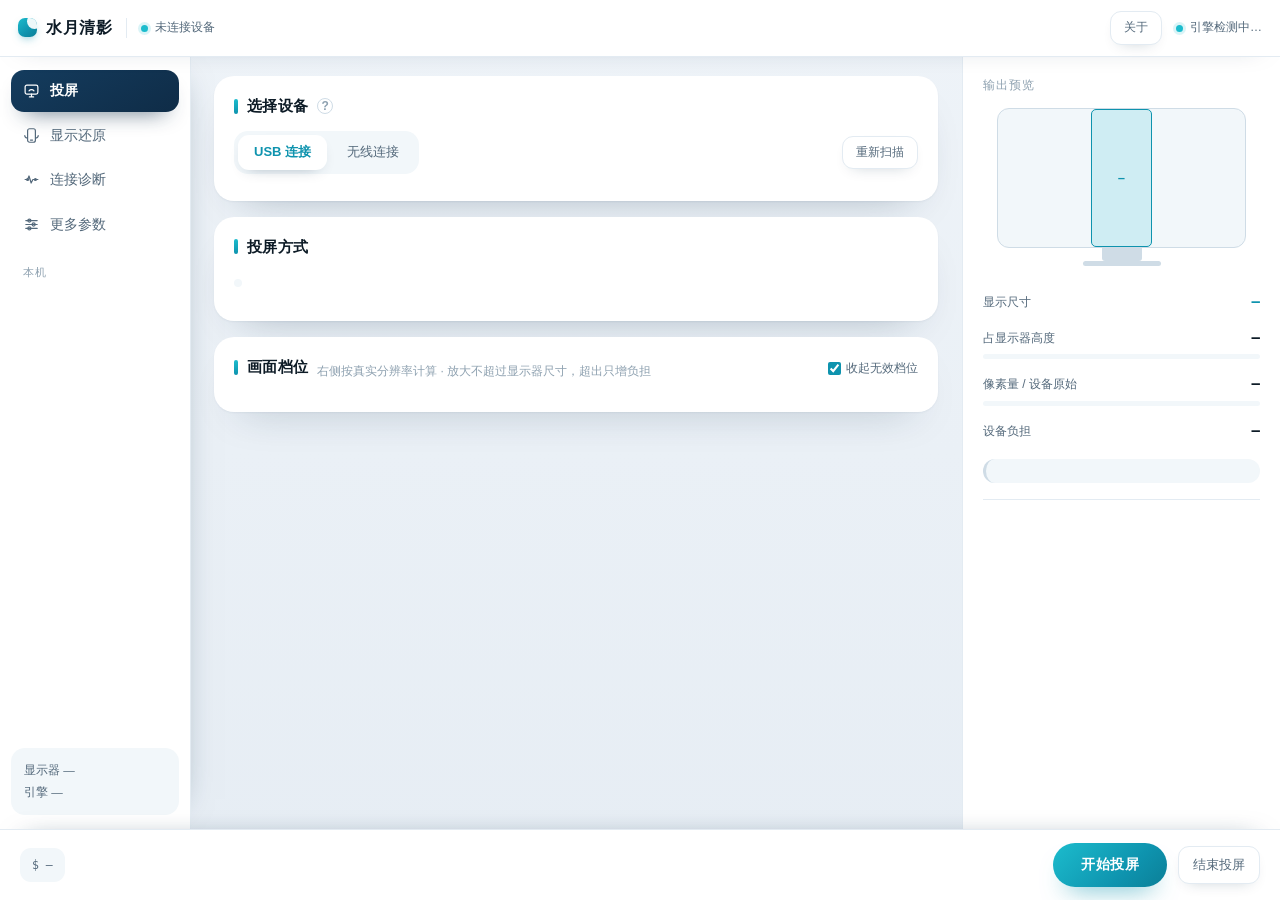
<file: index.html>
<!DOCTYPE html>
<html lang="zh-CN">
<head>
<meta charset="utf-8">
<title>水月清影 ScreenZoom</title>
<style>
:root{
  /* 冷调浅底：蓝灰背景 + 纯白卡片，靠阴影分层，不靠描边 */
  --bg:#e9eff5; --surface:#fff; --sunken:#f2f7fa; --line:#e3ebf2; --line-strong:#cfdce6;
  --text:#0d1b26; --text-2:#54697b; --text-3:#8ea1b0;
  --accent:#0e93ae; --accent-2:#1cbccd; --accent-soft:#e3f5f9; --accent-line:#bfe7ef;
  --navy:#0f2c47; --navy-2:#143c5e;
  --warn:#b0741c; --warn-soft:#fcf3e4; --bad:#bd3a3d; --bad-soft:#fceced;
  --mono:'SF Mono','Cascadia Code',Consolas,monospace;
  --r-card:20px; --r-box:14px; --r-el:11px;
  --sh-card:0 20px 44px -28px rgba(13,45,70,.38), 0 1px 2px rgba(13,45,70,.05);
  --sh-el:0 6px 16px -10px rgba(13,45,70,.30);
  --ring:0 0 0 3px rgba(28,188,205,.20);
}
*{box-sizing:border-box;margin:0;padding:0}
body{font:13.5px/1.6 -apple-system,BlinkMacSystemFont,"Segoe UI","PingFang SC","Hiragino Sans GB","Microsoft YaHei UI","Microsoft YaHei",sans-serif;color:var(--text);background:linear-gradient(180deg,#eef3f8,#e6edf4);overflow:hidden;-webkit-font-smoothing:antialiased}
button,select,input{font:inherit;color:inherit}

.app{display:flex;flex-direction:column;height:100vh}
.top{height:56px;background:var(--surface);box-shadow:0 1px 0 var(--line),0 10px 26px -24px rgba(13,45,70,.5);display:flex;align-items:center;padding:0 18px;gap:14px;flex-shrink:0;position:relative;z-index:3}
.top .app-name{font-weight:700;font-size:16px;letter-spacing:.6px}
.top .app-name .mark{display:inline-block;width:19px;height:19px;border-radius:7px;background:linear-gradient(140deg,var(--accent-2),var(--accent) 60%,#0b7f97);vertical-align:-4px;margin-right:9px;position:relative;box-shadow:0 4px 10px -4px rgba(14,147,174,.7);overflow:hidden}
.top .app-name .mark::after{content:'';position:absolute;width:15px;height:15px;border-radius:50%;background:var(--surface);right:-5px;top:-4px;opacity:.92}
.top .div{width:1px;height:20px;background:var(--line)}
.top .sp{flex:1}
.link{display:flex;align-items:center;gap:7px;font-size:12px;color:var(--text-2)}
.link i{width:7px;height:7px;border-radius:50%;background:var(--accent-2);box-shadow:0 0 0 3px rgba(28,188,205,.16)}
.link.off i{background:var(--line-strong);box-shadow:none}
.iconbtn{background:var(--surface);border:1px solid var(--line);border-radius:var(--r-el);padding:6px 13px;font-size:12px;color:var(--text-2);cursor:pointer;transition:.16s;box-shadow:var(--sh-el)}
.iconbtn:hover{border-color:var(--accent-line);color:var(--accent);background:var(--accent-soft)}

.body{flex:1;display:flex;min-height:0}
.nav{width:190px;background:var(--surface);box-shadow:1px 0 0 var(--line),14px 0 34px -30px rgba(13,45,70,.55);padding:14px 11px;flex-shrink:0;display:flex;flex-direction:column}
.nav a{display:flex;align-items:center;gap:10px;padding:10px 12px;border-radius:13px;color:var(--text-2);font-size:13.5px;cursor:pointer;margin-bottom:3px;transition:.16s}
.nav a svg{width:17px;height:17px;flex-shrink:0;stroke:currentColor;fill:none;stroke-width:1.7;stroke-linecap:round;stroke-linejoin:round}
.nav a:hover{background:var(--sunken);color:var(--text)}
.nav a.on{background:linear-gradient(150deg,var(--navy-2),var(--navy));color:#fff;font-weight:600;box-shadow:0 12px 22px -14px rgba(15,44,71,.85)}
.nav .grp{font-size:11px;color:var(--text-3);padding:16px 12px 6px;letter-spacing:1.2px}
.nav .meta{margin-top:auto;padding:12px 13px;border-radius:var(--r-box);background:var(--sunken);font-size:11.5px;color:var(--text-2);line-height:1.9}
.nav .meta b{color:var(--text);font-variant-numeric:tabular-nums}

.main{flex:1;padding:20px 24px;overflow:auto;min-width:0}
.sec{background:var(--surface);border:0;border-radius:var(--r-card);padding:18px 20px;margin-bottom:16px;box-shadow:var(--sh-card)}
.h{display:flex;align-items:baseline;gap:9px;margin-bottom:13px}
.h b{font-size:15px;font-weight:700;letter-spacing:.3px;display:inline-flex;align-items:center;gap:9px}
.h b::before{content:'';width:4px;height:15px;border-radius:3px;background:linear-gradient(180deg,var(--accent-2),var(--accent));flex-shrink:0}
.h span{font-size:12px;color:var(--text-3)}

.rows{border:1px solid var(--line);border-radius:var(--r-box);background:var(--surface);overflow:hidden}
.rows:empty{display:none}
.vsep{height:1px;background:var(--line);margin:15px 0 12px}
.subh{font-size:12.5px;color:var(--text-3);margin-bottom:9px}
.row{display:flex;align-items:center;gap:12px;padding:13px 15px;cursor:pointer;border-bottom:1px solid var(--line);transition:background .14s}
.row:last-child{border-bottom:0}
.row:hover{background:var(--sunken)}
.row.on{background:var(--accent-soft)}
.row .ic{width:34px;height:34px;border-radius:12px;border:0;background:var(--sunken);display:flex;align-items:center;justify-content:center;font-size:16px;flex-shrink:0;color:var(--accent);transition:.16s}
.row .ic svg{width:18px;height:18px;stroke:currentColor;fill:none;stroke-width:1.7;stroke-linecap:round;stroke-linejoin:round}
.row.on .ic{background:#fff;box-shadow:var(--sh-el)}
.row .ic.ai{overflow:hidden;font-size:14px;font-weight:700}
.row .ic.ai img{width:34px;height:34px;display:block;object-fit:contain}
.row .nm{font-size:13.5px;font-weight:600}
.row .mt{font-size:11.5px;color:var(--text-3);margin-top:2px;font-variant-numeric:tabular-nums}
.row .addr{font-size:11px;color:var(--text-3);opacity:.8;margin-top:1px;font-variant-numeric:tabular-nums;letter-spacing:.3px}
.row .sp{flex:1}
/* 窗口变窄时按钮不许压成竖排：整行放不下就换到下一行 */
.row button{flex-shrink:0;white-space:nowrap}
.row.wrap{flex-wrap:wrap;row-gap:8px}
.tag{font-size:11px;padding:3px 10px;border-radius:999px;background:var(--sunken);color:var(--text-2);border:1px solid var(--line)}
.tag.ok{background:var(--accent-soft);color:var(--accent);border-color:var(--accent-line)}
.tag.no{color:var(--text-3)}
/* 异常状态：红色标签，标签本身就是"为什么"的入口，悬停或点一下看原因 */
.tag.bad{background:var(--bad-soft);border-color:#e6b4b5;color:var(--bad)}
.tag.tip{width:auto;height:auto;border-radius:999px;padding:3px 10px;font-size:11px;font-weight:500;line-height:1.6;justify-content:flex-start;cursor:help}
.tag.tip:hover,.tag.tip.open{background:#f8dedf;border-color:var(--bad);color:var(--bad)}
.wnote{font-size:11.5px;color:var(--text-3);margin-top:3px;line-height:1.55}
/* 无线待连接列表：状态标签跟着名字走，右侧只放按钮，一行放得下 */
#wifiDevs .row{flex-wrap:wrap;row-gap:8px}
#wifiDevs .row .wmain{flex:1 1 200px;min-width:0}
#wifiDevs .row .wmain .nm{display:flex;align-items:center;gap:8px;flex-wrap:wrap}
#wifiDevs .row .acts{display:flex;align-items:center;gap:7px;flex-shrink:0;margin-left:auto}
#wifiDevs .row .b2{padding:7px 12px}
#wifiDevs .row .tag,#wifiDevs .row .b2{flex-shrink:0;white-space:nowrap}
/* 待连接列表分两组：扫描到的在上、上次用过的在下；空的那组用占位行托住，不留空框 */
#wifiDevs .subh{display:flex;flex-wrap:wrap;align-items:baseline;gap:2px 8px;margin:0 0 8px}
#wifiDevs .subh[hidden]{display:none}
#wifiDevs .subh:not(:first-child){margin-top:14px}
#wifiDevs .subh b{font-size:12.5px;color:var(--text-2);font-weight:600}
#wifiDevs .subh em{font-style:normal;font-size:12px;color:var(--text-3)}
#wifiDevs .ph{display:flex;flex-wrap:wrap;align-items:center;gap:8px 10px;padding:13px 15px;font-size:12px;color:var(--text-3);line-height:1.7}
#wifiDevs .ph span{flex:1 1 200px;min-width:0}
.check{width:17px;height:17px;border-radius:50%;border:1.6px solid var(--line-strong);flex-shrink:0;position:relative;transition:.16s}
.row.on .check{border-color:var(--accent);background:linear-gradient(140deg,var(--accent-2),var(--accent))}
.row.on .check::after{content:'';position:absolute;left:5px;top:1.5px;width:4.5px;height:9px;border:solid #fff;border-width:0 1.8px 1.8px 0;transform:rotate(42deg)}

.seg{display:inline-flex;background:var(--sunken);border:0;border-radius:14px;padding:4px;gap:4px}
.seg button{border:0;background:transparent;font-size:13px;color:var(--text-2);padding:7px 16px;border-radius:11px;cursor:pointer;display:flex;align-items:center;gap:7px;transition:.16s}
.seg button:hover{color:var(--text)}
.seg button.on{background:var(--surface);color:var(--accent);font-weight:600;box-shadow:0 6px 16px -10px rgba(13,45,70,.45)}
.seg button .dot{width:5px;height:5px;border-radius:50%;background:var(--line-strong)}
.seg button.on .dot{background:var(--accent-2);box-shadow:0 0 0 3px rgba(28,188,205,.18)}
.seg button.jump{color:var(--text-2)}
.seg button.jump.dis{opacity:.45;cursor:not-allowed}
.seg button.jump .arw{font-size:15px;line-height:1;color:var(--line-strong);margin-left:1px}
.seg button.jump:hover .arw{color:var(--accent)}
.h .back{border:0;background:transparent;font-size:13px;color:var(--text-2);cursor:pointer;padding:2px 6px 2px 0;font-family:inherit}
.h .back:hover{color:var(--accent)}
.desc{font-size:12px;color:var(--text-3);margin-top:10px;line-height:1.7}

.tier .rd{width:16px;height:16px;border-radius:50%;border:1.6px solid var(--line-strong);flex-shrink:0;position:relative;transition:.16s}
.tier.on .rd{border-color:var(--accent)}
.tier.on .rd::after{content:'';position:absolute;inset:3.5px;border-radius:50%;background:linear-gradient(140deg,var(--accent-2),var(--accent))}
.tier .size{font-family:var(--mono);font-size:11.5px;color:var(--text-2);margin-right:10px;font-variant-numeric:tabular-nums}
.pill{font-size:11px;padding:3px 10px;border-radius:999px;background:var(--sunken);color:var(--text-2);border:1px solid var(--line)}
.pill.hi{background:var(--warn-soft);color:var(--warn);border-color:#f0ddba}
.pill.no{background:var(--bad-soft);color:var(--bad);border-color:#f3d7d8}
.tier.dim{opacity:.45}
.tier.off{opacity:.45;cursor:not-allowed}

.disc{border-top:1px solid var(--line);padding-top:13px}
.disc>summary{list-style:none;cursor:pointer;font-size:12.5px;color:var(--text-2);display:flex;align-items:center;gap:8px}
.disc>summary::-webkit-details-marker{display:none}
.disc>summary .chev{font-size:9px;color:var(--text-3);transition:transform .18s}
.disc[open]>summary .chev{transform:rotate(90deg)}
.fields{display:flex;flex-wrap:wrap;gap:20px;padding:14px 0 2px 18px}
.field label{display:block;font-size:11.5px;color:var(--text-3);margin-bottom:5px}
.field select{background:var(--surface);border:1px solid var(--line-strong);border-radius:var(--r-el);padding:7px 10px;font-size:12.5px;min-width:136px;transition:.16s}
.field select:focus{outline:none;border-color:var(--accent-2);box-shadow:var(--ring)}
.field input{background:var(--surface);border:1px solid var(--line-strong);border-radius:var(--r-el);padding:7px 10px;font-size:12.5px}
.field input:focus{outline:none;border-color:var(--accent-2);box-shadow:var(--ring)}

.out{width:318px;border-left:1px solid var(--line);background:var(--surface);padding:20px;flex-shrink:0;overflow:auto}
.out .h2{font-size:11.5px;color:var(--text-3);margin-bottom:14px;letter-spacing:1px}
.mon{position:relative;margin:0 14px 24px}
.scr{width:100%;aspect-ratio:16/9;border:1.6px solid var(--line-strong);border-radius:12px;background:var(--sunken);display:flex;align-items:center;justify-content:center;position:relative}
.shot{background:rgba(28,188,205,.16);border:1.6px solid var(--accent);border-radius:5px;display:flex;align-items:center;justify-content:center;min-width:4px;min-height:4px;transition:width .32s cubic-bezier(.2,.7,.3,1),height .32s cubic-bezier(.2,.7,.3,1)}
.shot b{font-family:var(--mono);font-size:10.5px;color:var(--accent);font-weight:600;white-space:nowrap}
.shot.dead{background:repeating-linear-gradient(45deg,#fbeff0,#fbeff0 4px,#f6e3e4 4px,#f6e3e4 8px);border-color:var(--bad)}
.shot.dead b{color:var(--bad)}
.neck{width:40px;height:13px;background:var(--line-strong);margin:0 auto;border-radius:0 0 3px 3px}
.base{width:78px;height:5px;background:var(--line-strong);margin:0 auto;border-radius:3px}
.reads{display:flex;flex-direction:column;gap:13px}
.rw{display:flex;align-items:baseline;justify-content:space-between}
.rw .k{font-size:12px;color:var(--text-2)}
.rw .v{font-family:var(--mono);font-size:14px;font-weight:600;font-variant-numeric:tabular-nums}
.rw .v.ok{color:var(--accent)}.rw .v.hi{color:var(--warn)}.rw .v.no{color:var(--bad)}
.meter{height:5px;background:var(--sunken);border-radius:3px;overflow:hidden;margin-top:6px}
.meter i{display:block;height:100%;background:linear-gradient(90deg,var(--accent-2),var(--accent));border-radius:3px;transition:width .32s cubic-bezier(.2,.7,.3,1)}
.meter.hi i{background:linear-gradient(90deg,#e2a645,var(--warn))}.meter.no i{background:linear-gradient(90deg,#d9636a,var(--bad))}
.call{margin-top:18px;padding:12px 14px 12px 15px;background:var(--sunken);border-radius:var(--r-box);border-left:3px solid var(--line-strong);font-size:12px;color:var(--text-2);line-height:1.75}
.call.warn{border-left-color:var(--warn);background:var(--warn-soft);color:#6d4a15}
.call.bad{border-left-color:var(--bad);background:var(--bad-soft);color:#7c2f31}
.call b{color:var(--text);font-weight:600}
.casts{margin-top:16px;border-top:1px solid var(--line);padding-top:14px}
.casts .ch{font-size:11.5px;color:var(--text-3);letter-spacing:1px;margin-bottom:9px}
.casts .none{font-size:12px;color:var(--text-3);line-height:1.7;padding:4px 0}
.casts .cast{display:flex;align-items:center;gap:8px;border:1px solid var(--line);background:var(--sunken);border-radius:13px;padding:9px 11px;margin-bottom:7px;cursor:pointer;transition:.16s}
.casts .cast:hover{border-color:var(--accent-line);background:var(--surface)}
.casts .cast.on{border-color:var(--accent-line);background:var(--accent-soft)}
.casts .cn{font-size:12.5px;font-weight:600}
.casts .cm{font-size:11.5px;color:var(--text-3);margin-top:2px;font-variant-numeric:tabular-nums}
.casts .cast .sp{flex:1}
.casts .cast .b2{padding:5px 11px;font-size:11.5px}
.casts .casti{width:22px;height:22px;border-radius:50%;border:1px solid var(--line-strong);background:var(--surface);color:var(--text-3);font-size:11px;font-weight:700;cursor:pointer;transition:.16s;flex-shrink:0;line-height:1;padding:0}
.casts .casti:hover,.casts .casti.on{color:var(--accent);border-color:var(--accent);background:var(--accent-soft)}

/* ── 投屏诊断：贴着正在投屏列表的小面板 ── */
#statPop{position:fixed;z-index:1000;width:300px;max-height:min(74vh,560px);overflow:auto;background:var(--surface);border:1px solid var(--line-strong);border-radius:14px;box-shadow:0 24px 60px -22px rgba(9,28,46,.55);padding:12px 13px 10px;display:none;font-size:11.5px;color:var(--text-2)}
#statPop.show{display:block;visibility:hidden}
#statPop.show[data-side]{visibility:visible}
.sp-h{display:flex;align-items:flex-start;gap:8px;margin-bottom:8px}
.sp-h b{font-size:12.5px;color:var(--text)}
.sp-h span{display:block;color:var(--text-3);font-size:11px;margin-top:2px;line-height:1.5}
.sp-x{margin-left:auto;width:24px;height:24px;border:0;background:transparent;color:var(--text-3);font-size:17px;line-height:1;cursor:pointer;border-radius:7px;flex-shrink:0}
.sp-x:hover{background:var(--sunken);color:var(--text)}
.sp-stale{margin:4px 0 7px;padding:6px 8px;border-radius:8px;background:var(--warn-soft);color:#6d4a15;line-height:1.5;font-size:11px}
.sp-stale.bad{background:var(--bad-soft);color:#7c2f31}
.sp-sec{margin-top:9px;padding-top:8px;border-top:1px dashed var(--line)}
.sp-sec h4{margin:0 0 5px;font-size:10.5px;color:var(--text-3);font-weight:600;letter-spacing:.6px}
.sp-row{display:flex;align-items:baseline;gap:8px;line-height:1.7}
.sp-row .k{color:var(--text-3);flex:0 0 96px}
.sp-row .v{margin-left:auto;font-family:var(--mono);font-size:11.5px;font-variant-numeric:tabular-nums;color:var(--text);text-align:right;overflow-wrap:anywhere}
.sp-row .v.ok{color:var(--accent)}.sp-row .v.warn{color:var(--warn)}.sp-row .v.bad{color:var(--bad)}.sp-row .v.dim{color:var(--text-3)}
.spark{display:block;width:100%;height:32px;margin:4px 0 1px}
.sp-note{color:var(--text-3);line-height:1.7;margin-top:6px}
.sp-help{margin-top:8px;font-size:11px;color:var(--text-3)}
.sp-help summary{cursor:pointer;color:var(--text-2)}
.sp-help .sp-note{margin-top:5px}
.sp-f{position:sticky;bottom:-10px;z-index:1;display:flex;align-items:center;gap:8px;margin-top:9px;padding:8px 0 2px;border-top:1px solid var(--line);background:var(--surface)}
.sp-f .sp{flex:1}
.sp-f .b2{padding:5px 10px;font-size:11px}
.sp-evt{font-family:var(--mono);font-size:10.5px;color:var(--text-2);line-height:1.7;white-space:pre-wrap;overflow-wrap:anywhere}
.sp-tail{font-family:var(--mono);font-size:10px;color:var(--text-3);line-height:1.55;white-space:pre-wrap;max-height:92px;overflow:auto;background:var(--sunken);border-radius:7px;padding:6px 7px;margin-top:4px}

/* ── 信息提示：悬浮/点击显示说明，保持界面精简 ── */
.tip{display:inline-flex;align-items:center;justify-content:center;width:16px;height:16px;border-radius:50%;border:1px solid var(--line-strong);color:var(--text-3);font-size:10px;font-weight:700;cursor:help;position:relative;background:var(--surface);flex-shrink:0;line-height:1;vertical-align:middle;transition:.16s}
.tip:hover,.tip.open{color:var(--accent);border-color:var(--accent);background:var(--accent-soft)}
/* 显示器把画面压小、没能按设备分辨率出图时，帮助图标换成红色感叹号，别让人自己发现 */
.tip.warn{color:var(--bad);border-color:var(--bad);background:var(--bad-soft);font-weight:800}
.tip.warn:hover,.tip.warn.open{color:var(--bad);border-color:var(--bad);background:#f8dedf}
.tip .bub{display:none}
#bubHost{position:fixed;top:0;left:0;z-index:999;pointer-events:none;display:none}
#bubHost.show{display:block}
#bubHost .bub{position:absolute;width:max-content;max-width:min(330px,calc(100vw - 24px));background:var(--navy);color:#e9f2f8;font-size:11.5px;line-height:1.8;font-weight:400;padding:11px 14px;border-radius:13px;box-shadow:0 18px 40px -14px rgba(9,28,46,.6);text-align:left;white-space:normal;overflow-wrap:break-word;word-break:break-word}
/* 帮助气泡里的分段：一段一件事，段间留空，别糊成一面墙 */
#bubHost .bub p{margin:0 0 8px}
#bubHost .bub p:last-child{margin:0}
#bubHost .bub b{color:#fff}
#bubHost .bub::before{content:'';position:absolute;left:var(--ar,50%);top:-5px;transform:translateX(-50%) rotate(45deg);width:10px;height:10px;background:var(--navy)}
#bubHost .bub.up::before{top:auto;bottom:-5px}
.tip.inline{margin-left:6px}
.chk{display:inline-flex;align-items:center;gap:5px;font-size:11.5px;color:var(--text-2);cursor:pointer;user-select:none;margin-left:4px}
.chk input{accent-color:var(--accent);cursor:pointer}

.foot{border-top:1px solid var(--line);background:var(--surface);padding:13px 20px;display:flex;align-items:center;gap:11px;flex-shrink:0;box-shadow:0 -12px 28px -26px rgba(13,45,70,.6)}
.cmd{font-family:var(--mono);font-size:11.5px;color:var(--text-2);background:var(--sunken);border:0;border-radius:var(--r-el);padding:8px 12px;max-width:560px;overflow:hidden;text-overflow:ellipsis;white-space:nowrap}
.cmd em{color:var(--accent);font-style:normal}
.foot .sp{flex:1}
.b2{background:var(--surface);border:1px solid var(--line);border-radius:var(--r-el);padding:8px 14px;font-size:12.5px;color:var(--text-2);cursor:pointer;transition:.16s;box-shadow:var(--sh-el)}
.b2:hover{border-color:var(--accent-line);color:var(--accent);background:var(--accent-soft)}
.b2.act{color:var(--accent);border-color:var(--accent-line);background:var(--accent-soft);white-space:nowrap}
.b2.act:hover{background:#d5f0f6;border-color:var(--accent);color:#0a7d94}
.go{background:linear-gradient(135deg,var(--accent-2),var(--accent) 65%,#0b7f97);color:#fff;border:0;border-radius:999px;padding:11px 28px;font-size:13.5px;font-weight:700;letter-spacing:.5px;cursor:pointer;box-shadow:0 14px 26px -14px rgba(14,147,174,.75)}
.go:hover{filter:brightness(1.06)}
.go:disabled{background:var(--line-strong);box-shadow:none;cursor:not-allowed;filter:none}

.searchrow{display:flex;gap:9px;margin-bottom:12px}
.searchrow input{flex:1;background:var(--surface);border:1px solid var(--line-strong);border-radius:var(--r-el);padding:9px 12px;font-size:13px;transition:.16s}
.searchrow input:focus{outline:none;border-color:var(--accent-2);box-shadow:var(--ring)}
.chips{display:flex;flex-wrap:wrap;gap:7px}
.chip{border:1px solid var(--line);background:var(--surface);border-radius:999px;padding:6px 14px;font-size:12.5px;cursor:pointer;color:var(--text-2);transition:.16s;box-shadow:var(--sh-el)}
.chip:hover{border-color:var(--accent-line);color:var(--accent);background:var(--accent-soft)}
.empty{font-size:12.5px;color:var(--text-3);padding:20px 4px;line-height:1.85;border:1px dashed var(--line-strong);border-radius:var(--r-box);background:var(--sunken);text-align:center}
.empty .act{color:var(--accent);font-weight:600;cursor:pointer}
.empty .act:hover{text-decoration:underline}
.wifi{margin-top:11px;border:1px solid var(--line);border-radius:var(--r-box);background:var(--sunken);padding:15px 16px}
.wifi .wt{font-size:12px;color:var(--text-2);line-height:1.85;margin-bottom:12px}
.wifi .wr{display:flex;gap:9px;align-items:center}
.wifi input{flex:1;min-width:0;background:var(--surface);border:1px solid var(--line-strong);border-radius:var(--r-el);padding:8px 11px;font-size:12.5px;color:var(--text);font-family:inherit;transition:.16s}
.wifi input:focus{outline:none;border-color:var(--accent-2);box-shadow:var(--ring)}
.wifi .wm{margin-top:12px;font-size:12px;color:var(--text-2);line-height:1.85;white-space:pre-line}
.wifi .wm:empty{display:none}
.wifi .wm.bad{color:var(--bad)}
#pg-diag .wm{margin-top:11px;font-size:12px;color:var(--text-2);line-height:1.85;white-space:pre-line}
#pg-diag .wm:empty{display:none}
#pg-diag .wm.bad{color:var(--bad)}
#pg-diag .wm.ok{color:var(--accent)}
#pg-diag .row .tick{color:#1f9d5b;font-size:16px;font-weight:700;flex-shrink:0}
#pg-diag .b2.retry{color:var(--bad);border-color:#e6b4b5;background:var(--bad-soft)}
#pg-diag .b2.retry:hover{color:#a12f32;border-color:var(--bad);background:#f8dedf}
.toast{position:fixed;bottom:70px;left:50%;transform:translateX(-50%) translateY(12px);background:var(--navy);color:#fff;font-size:12.5px;padding:11px 18px;border-radius:13px;opacity:0;transition:.22s;pointer-events:none;box-shadow:0 20px 40px -16px rgba(9,28,46,.6)}
.toast.show{opacity:1;transform:translateX(-50%)}
.toast.bad{background:var(--bad)}
.page{display:none}.page.on{display:block}
.side-only{display:none}
@media(min-width:0){.side-only{display:block}}
.modal{position:fixed;inset:0;z-index:50;display:flex;align-items:center;justify-content:center}
.modal[hidden]{display:none}
.mask{position:absolute;inset:0;background:rgba(9,25,40,.42);backdrop-filter:blur(2px)}
.box{position:relative;background:var(--surface);border:0;border-radius:24px;padding:26px 28px;width:352px;max-height:calc(100vh - 40px);overflow:auto;box-shadow:0 40px 80px -24px rgba(9,28,46,.5);text-align:center}
.ab-title{font-size:16px;font-weight:700;letter-spacing:.4px}
.ab-meta{font-size:11.5px;color:var(--text-3);margin-top:6px;line-height:1.75;word-break:break-all}
.ab-up{margin-top:16px;padding:13px 15px;border:0;border-radius:var(--r-box);background:var(--sunken);text-align:left}
.ab-up-row{display:flex;align-items:center;justify-content:space-between;gap:10px;font-size:12px;color:var(--text-2)}
.ab-up-row b{font-family:var(--mono);color:var(--text)}
.ab-up-msg{display:none;margin-top:10px;font-size:12px;line-height:1.8;word-break:break-word}
.ab-up-msg.show{display:block}
.ab-up-msg.ok{color:var(--text-3)}
.ab-up-msg.new{color:var(--accent)}
.ab-up-msg.bad{color:var(--bad)}
.ab-notes{margin-top:10px;padding-top:10px;border-top:1px dashed var(--line-strong);color:var(--text-2);max-height:168px;overflow:auto}
.ab-go{display:inline-block;margin-top:11px;color:var(--accent);font-weight:650;text-decoration:none;border-bottom:1px dotted var(--accent)}
.ab-sep{height:1px;background:var(--line);margin:16px 0}
.ab-don b{font-size:13.5px}
.ab-don p{font-size:12px;color:var(--text-2);margin:8px 0;line-height:1.75}
.ab-don img{width:200px;height:200px;border:1px solid var(--line);border-radius:16px;padding:9px;background:#fff;object-fit:contain}
.ab-keys h4{font-size:11.5px;color:var(--text-3);letter-spacing:1px;margin-bottom:9px;font-weight:600}
.ab-keys .kg{display:grid;grid-template-columns:1fr auto 1fr auto;gap:7px 10px;align-items:center;font-size:12px;color:var(--text-2)}
.ab-keys kbd{font-family:var(--mono);font-size:10.5px;background:var(--sunken);border:1px solid var(--line);border-radius:5px;padding:2px 6px;color:var(--text);white-space:nowrap}
.ab-keys .kt{margin-top:10px;font-size:11px;color:var(--text-3);line-height:1.6}
.ab-lic{font-size:11px;color:var(--text-3);margin:14px 0}
.ab-lic a{color:var(--accent);text-decoration:none;border-bottom:1px dotted var(--accent-line)}
</style>
</head>
<body>
<div class="app">
  <div class="top">
    <div class="app-name"><span class="mark"></span>水月清影</div>
    <div class="div"></div>
    <div class="link" id="topLink"><i></i><span>未连接设备</span></div>
    <span class="sp"></span>
    <button class="iconbtn" id="btnAbout">关于</button>
    <div class="link" id="topEngine"><i></i><span>引擎检测中…</span></div>
  </div>

  <div class="body">
    <div class="nav">
      <a class="on" data-page="cast"><svg viewBox="0 0 24 24"><rect x="3" y="4.5" width="18" height="12.5" rx="2.5"/><path d="M9 21h6M12 17v4"/><path d="M8.5 12.5a4.5 4.5 0 0 1 7 0"/></svg><span>投屏</span></a>
      <a data-page="conn"><svg viewBox="0 0 24 24"><rect x="6.5" y="2.5" width="11" height="19" rx="2.8"/><path d="M10.5 18.5h3"/><path d="M2.5 12a3.5 3.5 0 0 0 3.5 3.5"/><path d="M21.5 12a3.5 3.5 0 0 1-3.5 3.5"/></svg><span>显示还原</span></a>
      <a data-page="diag"><svg viewBox="0 0 24 24"><path d="M3 12h3.5l2-5 3 10 2.5-5H21"/><circle cx="6.5" cy="12" r="1.4"/><circle cx="17.5" cy="12" r="1.4"/></svg><span>连接诊断</span></a>
      <a data-page="opts"><svg viewBox="0 0 24 24"><path d="M4 6.5h16M4 12h16M4 17.5h16"/><circle cx="9" cy="6.5" r="2.2"/><circle cx="15" cy="12" r="2.2"/><circle cx="9" cy="17.5" r="2.2"/></svg><span>更多参数</span></a>
      <div class="grp">本机</div>
      <div class="meta" id="navMeta">显示器 —<br>引擎 —</div>
    </div>

    <div class="main">
      <!-- 投屏 -->
      <div class="page on" id="pg-cast">
        <div class="sec">
          <div class="h" style="align-items:center"><b>选择设备</b>
            <span class="tip">?<span class="bub"><p>USB：设备需先开启「开发者选项 → USB 调试」，插线后在手机上允许本机调试。</p><p>无线：设备需先开启「无线调试」，首次连接按提示填配对码。</p><p>选中设备后，再往下选投屏方式和档位。</p></span></span>
          </div>
          <div style="display:flex;align-items:center;gap:9px;margin-bottom:9px">
            <div class="seg" id="devTab">
              <button class="on" data-t="usb">USB 连接</button>
              <button data-t="wifi">无线连接</button>
            </div>
            <span style="flex:1"></span>
            <button class="iconbtn" id="btnScan">重新扫描</button>
          </div>
          <div class="wifi" id="wifiPanel" hidden>
            <div class="wt">开启无线调试后点「重新扫描」；首次连接需配对码。<span class="tip inline">?<span class="bub"><p>开启无线调试（ADB over Wi-Fi，TLS 加密通道）后点「重新扫描」：先探本网段，确认上次连过的设备还在不在，同时收设备广播，找到的列在下面。</p><p>点「连接」直连；点设备行本身只把 IP 和端口填到底部输入框，不发起连接。端口不对就点「找端口」，只扫这一台，不会去动别的设备。</p><p>首次连接要输配对码（无线调试页面上会显示）。配对密钥存在手机里，之后重开不用再输。连接端口由系统随机分配，每次变了本工具自己找回，不用你记。</p><p>扫不到设备或端口时，用最下面的手动输入连接。</p></span></span></div>
            <div class="wm" id="wifiScanMsg" style="margin:0 0 9px"></div>
            <button class="b2" id="btnFindStop" hidden style="margin:-3px 0 9px;padding:4px 10px">停止查找</button>
            <div id="wifiDevs">
              <div class="subh"><b>在线的设备</b><em>广播到的，或上次连过、这次 IP 还通的</em></div>
              <div class="rows" id="wifiScanList"></div>
              <div class="subh" id="wifiKnownHd" hidden><b>上次用过的设备</b><em>这次没回应或地址被别的设备占了，端口和地址可能已失效</em></div>
              <div class="rows" id="wifiKnownList"></div>
            </div>
            <div class="wt" style="margin-top:10px;margin-bottom:0">扫描不一定能发现所有设备；扫不到就在最下面直接填 IP 和端口。</div>
            <div class="wr">
              <input id="wifiIp" placeholder="IP，如 192.168.3.12">
              <input id="wifiPort" placeholder="端口" maxlength="6" style="max-width:104px">
              <input id="wifiCode" placeholder="配对码，首次才填" maxlength="8" style="max-width:168px">
              <button class="iconbtn" id="btnWifiGo">连接</button>
            </div>
            <div class="wm" id="wifiMsg"></div>
            <label class="chk" style="margin-top:8px"><input type="checkbox" id="chkAutoRe"> 启动时自动重连上次设备</label>
          </div>
          <div class="rows" id="devs" style="margin-top:10px"></div>
        </div>
        <div class="sec">
          <div class="h"><b>投屏方式</b></div>
          <div class="seg" id="seg"></div>
          <div class="desc" id="segDesc"></div>
        </div>
        <div class="sec" id="monSec" hidden>
          <div class="h"><b>投屏目标</b><span>画面输出到哪块显示器 · 档位与满屏都按这块屏的真实分辨率算</span></div>
          <div class="fields"><div class="field"><label>显示器</label><select id="fMon"></select></div></div>
        </div>
        <div class="sec">
          <div class="h"><b>画面档位</b><span>右侧按真实分辨率计算 · 放大不超过显示器尺寸，超出只增负担</span>
            <span style="flex:1"></span>
            <label class="chk"><input type="checkbox" id="chkHideUseless"> 收起无效档位</label>
          </div>
          <div class="rows" id="tiers"></div>
          <div class="desc" id="tiersNote" hidden></div>
        </div>
        </div>

      <!-- 应用投屏：从「投屏 → 应用投屏」进入的二级页面 -->
      <div class="page" id="pg-wins">
        <div class="sec">
          <div class="h"><button class="back" id="btnBackCast">‹ 返回投屏</button><b>应用投屏</b>
            <span class="tip">?<span class="bub"><p>每个应用一块虚拟屏、一个独立窗口，电脑上可同时并排多个应用。</p><p>这块桌面由电脑键鼠操作，掌机自己的按键和触屏不控制它；电脑键盘默认走系统注入，输入法的键盘会弹在这块屏上，能直接打中文。想更跟手就在「更多参数 → 键盘」里改成物理键盘，改完要重开这一路。</p><p>竖屏应用会把自己的窗口转成竖的（实测 B站、微信都会），横屏应用保持横屏；<b>每多开一个窗口，编码负担累加一份</b>。</p><p>掌机的前端不会在第二块屏上画东西，那里会黑屏。</p></span></span>
            <span style="flex:1"></span>
            <button class="iconbtn" id="btnVdClean">清理残留虚拟屏</button>
          </div>
          <div class="wm" id="vdInfo"></div>
          <div id="pullHint"></div>
          <div class="fields" style="padding-left:0">
            <div class="field"><label>虚拟屏模板</label><select id="fVd"></select></div>
            <div class="field"><label>码率</label><select id="fVdBitrate"><option>12M</option><option>8M</option><option>16M</option><option>24M</option></select></div>
          </div>
          <div class="wr" style="gap:8px;margin-top:4px;margin-bottom:2px">
            <input id="tmplName" placeholder="新模板名" style="max-width:120px">
            <input id="tmplSize" placeholder="如 1920x1080/320" style="max-width:160px">
            <button class="b2" id="btnTmplSave">存为模板</button>
            <button class="b2" id="btnTmplDel">删当前模板</button>
          </div>
        </div>
        <div class="sec">
          <div class="h"><b>设备应用</b>
            <span class="tip">?<span class="bub"><p>点「打开」把应用启动到虚拟屏；没有虚拟屏会自动先建一块。</p><p>列表读取设备已安装的应用，本地缓存增量解析；默认只显示第三方应用，勾选「显示系统应用」可包含系统应用。</p></span></span>
            <label class="chk"><input type="checkbox" id="chkShowSys"> 显示系统应用</label>
            <span style="flex:1"></span>
            <button class="iconbtn" id="btnAppsRefresh">刷新列表</button>
          </div>
          <div class="searchrow">
            <input id="appFilter" placeholder="搜应用包名，如 retroarch / ppsspp / dolphin">
          </div>
          <div class="rows" id="appsBox"></div>
        </div>
        <div class="sec">
          <div class="h"><b>手动方式</b><span>扫不到或想开空白屏时兜底</span></div>
          <div class="searchrow">
            <input id="appName" placeholder="输应用名，几个字就行（也可直接输包名）">
            <button class="b2" id="btnBlank">开空白屏</button>
          </div>
          <div class="chips" id="recent"></div>
          <div class="desc" id="winDesc"></div>
        </div>
      </div>

      <!-- 显示还原 -->
      <div class="page" id="pg-conn">
        <div class="sec">
          <div class="h"><b>分辨率还原</b><span>改过画面档位但没自动还原时用这里；先到「投屏」页选中设备</span></div>
          <div class="rows" id="restoreBox"></div>
          <label class="chk" style="margin-top:11px"><input type="checkbox" id="chkRestoreClose" checked> 结束投屏后还原设备参数</label>
        </div>
      </div>
      <!-- 连接诊断 -->
      <div class="page" id="pg-diag">
        <div class="sec">
          <div class="h"><b>本机环境</b><span>扫不到设备时，先看这里</span>
            <span style="flex:1"></span>
            <button class="iconbtn" id="btnDiagRefresh">重新检测</button>
          </div>
          <div class="rows" id="diagBox"><div class="empty">点右上角「重新检测」。</div></div>
        </div>
        <div class="sec">
          <div class="h"><b>插线一次转无线</b>
            <span class="tip">?<span class="bub"><p>手机用数据线连着时，直接通过 USB 读出它的局域网 IP 和监听端口，逐个试连；成功后地址记进常用地址簿，以后开机自动重连。</p><p><b>这条路完全不依赖 mDNS 广播</b>，扫描不工作的时候用它。</p></span></span>
          </div>
          <div class="wm" id="u2wMsg"></div>
          <div class="rows" id="u2wBox"></div>
          <button class="go" id="btnU2W" style="margin-top:10px">转成无线连接</button>
        </div>
      </div>
      <!-- 更多参数 -->
      <div class="page" id="pg-opts">
        <div class="sec">
          <div class="h"><b>画面</b><span>默认值就够用；改完对新开的投屏生效，已经在跑的关掉重开</span></div>
          <div class="fields">
            <div class="field"><label>码率</label><select id="fBitrate"><option>12M</option><option>8M</option><option>16M</option><option>24M</option></select></div>
            <div class="field"><label>帧率</label><select id="fFps"><option value="60">60</option><option value="30">30（更省性能）</option></select></div>
            <div class="field"><label>视频缓冲<span class="tip inline">?<span class="bub"><p>默认 0，延迟最低。网络有抖动、偶发卡顿时加到 100 毫秒，画面会晚一点但更稳；玩游戏先留 0。</p></span></span></label><select id="fBuf"><option value="0">0（最低延迟）</option><option value="50">50 毫秒</option><option value="100">100 毫秒</option><option value="200">200 毫秒</option></select></div>
            <div class="field"><label>手机屏幕<span class="tip inline">?<span class="bub"><p><b>保持常亮</b>：投屏期间不让手机自动息屏/锁屏，默认。</p><p><b>投屏时关闭</b>：手机屏幕黑掉，电脑画面继续；适合边充边看。结束投屏时手机保持黑屏，按电源键唤醒后就是手机正常的锁屏；想结束时直接亮屏就选「保持常亮」或「交给设备」。设备没插电时系统仍可能休眠。</p><p><b>交给设备</b>：不加干预，按手机自己的息屏和锁屏设置走；锁屏后投屏画面可能停住。</p></span></span></label><select id="fScreen"><option value="keep">保持常亮（默认）</option><option value="off">投屏时关闭（画面继续）</option><option value="system">交给设备</option></select></div>
            <div class="field"><label>窗口宽度（留空自动）</label><input id="fWinW" placeholder="如 720" maxlength="5" style="width:104px"></div>
          </div>
        </div>
        <div class="sec">
          <div class="h"><b>键盘与窗口</b><span>键盘改了要关掉这一路重新开</span></div>
          <div class="fields">
            <div class="field"><label>键盘<span class="tip inline">?<span class="bub"><p>想打中文，两条路：在手机上用自带输入法（默认的「系统注入」不会把手机输入法顶掉，点输入框就弹出来）；或者在电脑上复制、再到投屏窗口里按 Alt+V，把内容送进手机。</p><p>直接在电脑键盘上敲汉字，三种模式都上不去——投屏通道只认字母、数字和符号，汉字没有对应的键可发（实测系统自带的输入命令遇到汉字直接报错）。</p><p>「物理键盘」相当于给手机插了一把实体键盘，游戏按键更跟手，代价是手机输入法会被收起来。</p><p>「只看画面」不转发键盘：演示、看视频时不会误触；设备不接受键盘注入时也能用它先把画面看起来。</p><p>这里改了要关掉这一路重新开才生效。</p></span></span></label><select id="fKbd"><option value="sys">系统注入（推荐）</option><option value="hw">物理键盘（游戏按键）</option><option value="off">只看画面（不接管键盘）</option></select></div>
          </div>
          <div class="wr" style="margin-top:12px;gap:18px;flex-wrap:wrap">
            <label class="chk"><input type="checkbox" id="chkTop"> 窗口置顶</label>
            <label class="chk"><input type="checkbox" id="chkBorderless"> 无边框（默认不勾选；勾选后隐藏标题栏）</label>
            <label class="chk"><input type="checkbox" id="chkLegacy"> 电脑内容粘不进手机时勾选</label>
          </div>
        </div>
      </div>
    </div>

    <aside class="out" id="outPanel">
      <div class="h2" id="monLabel">输出预览</div>
      <div class="mon">
        <div class="scr"><div class="shot" id="shot" style="width:25%;height:100%"><b id="shotT">—</b></div></div>
        <div class="neck"></div><div class="base"></div>
      </div>
      <div class="reads">
        <div class="rw"><span class="k">显示尺寸</span><span class="v ok" id="vSize">—</span></div>
        <div>
          <div class="rw"><span class="k">占显示器高度</span><span class="v" id="vH">—</span></div>
          <div class="meter"><i id="mH" style="width:0"></i></div>
        </div>
        <div>
          <div class="rw"><span class="k">像素量 / 设备原始</span><span class="v" id="vPx">—</span></div>
          <div class="meter hi"><i id="mPx" style="width:0"></i></div>
        </div>
        <div class="rw"><span class="k">设备负担</span><span class="v" id="vCost">—</span></div>
      </div>
      <div class="call" id="call"></div>
      <div class="casts" id="castList"></div>
    </aside>
  </div>

  <div class="foot">
    <div class="cmd" id="cmd">$ —</div>
    <span class="sp"></span>
    <button class="go" id="btnGo">开始投屏</button>
    <button class="b2" id="btnStop">结束投屏</button>
  </div>
</div>
<div class="toast" id="toast"></div>

<div id="statPop" role="dialog" aria-label="这一路的网络诊断">
  <div class="sp-h"><div><b id="spName">—</b><span id="spMeta">—</span></div>
    <button class="sp-x" id="spClose" title="关闭" aria-label="关闭">×</button></div>
  <div class="sp-stale" id="spStale" hidden></div>
  <div id="spBody"><div class="sp-note">正在读取这一路的数据…</div></div>
  <details class="sp-help"><summary>怎么看这些数</summary>
    <div class="sp-note">负载包含等待 I/O 的任务，不等于 CPU 占用，先看 CPU% 和交换使用；音频断续再看无线重试/丢包和 Ping 抖动；画面卡顿看实际帧率、跳帧和投屏进程 CPU，静止画面帧率低是正常的；断线看最近事件、TCP 状态和套接字 RTO。吞吐取自设备 wlan0，含重传和其它应用流量，是近似值。</div>
  </details>
  <div class="sp-f"><span class="sp-note" id="spUpd">—</span><span class="sp"></span><button class="b2" id="spCopy">复制诊断</button></div>
</div>

<div class="modal" id="aboutModal" hidden>
  <div class="mask"></div>
  <div class="box">
    <div class="ab-title">水月清影 ScreenZoom</div>
    <div class="ab-meta" id="aboutMeta">—</div>
    <div class="ab-up">
      <div class="ab-up-row"><span>当前版本 <b id="upVer">—</b></span><button class="b2" id="btnCheckUpd">检查更新</button></div>
      <div class="ab-up-msg" id="upMsg"></div>
    </div>
    <div class="ab-sep"></div>
    <div class="ab-keys">
      <h4>投屏快捷键</h4>
      <div class="kg">
        <span>返回</span><kbd>Alt+B</kbd>
        <span>主页</span><kbd>Alt+H</kbd>
        <span>最近任务</span><kbd>Alt+S</kbd>
        <span>全屏切换</span><kbd>Alt+F</kbd>
        <span>旋转画面</span><kbd>Alt+← / →</kbd>
        <span>音量</span><kbd>Alt+↑ / ↓</kbd>
        <span>电源键</span><kbd>Alt+P</kbd>
        <span>粘贴到手机</span><kbd>Alt+V</kbd>
        <span>让手机复制</span><kbd>Alt+C</kbd>
        <span>退出投屏</span><kbd>Alt+Q</kbd>
      </div>
      <p class="kt">鼠标右键是返回，中键是主页，第四键是最近任务。这些键在投屏窗口上按才生效。打不进中文时：电脑上照常复制，到投屏窗口里按 Alt+V，它会把电脑上的内容送到手机再粘贴（安卓 7 以上）；还是粘不进就在「更多参数」页勾上「电脑内容粘不进手机时勾选」。</p>
    </div>
    <div class="ab-sep"></div>
    <div class="ab-don">
      <b>支持作者</b>
      <p>开发不易，如果这个软件对你有帮助，可以随手支持一下，codex的额度真的不够用啦，哭哭~</p>
      <img src="alipay_reward_qr.png" alt="支付宝打赏二维码">
      <p>打赏完全自愿，不影响任何功能使用。</p>
      <button class="b2" id="btnSaveQr">保存二维码到桌面</button>
    </div>
    <div class="ab-lic">GPL-3.0 开源协议 · <a href="https://github.com/lvlvturancao/ScrZoom" data-ext>GitHub 源码</a></div>
    <button class="go" id="btnAboutClose">关闭</button>
  </div>
</div>

<script>
/* ── 界面脚本报错回传给本机程序，写进 debug.log ── */
function __report(m, l) { try { window.chrome.webview.postMessage({ id: 0, action: '__jserror', payload: { msg: String(m), line: String(l == null ? '-' : l) } }); } catch (e) { } }
window.onerror = (m, s, l) => { __report(m, l); };
window.addEventListener('unhandledrejection', ev => { const r = ev.reason; __report('promise: ' + ((r && r.message) || r), (r && r.lineNumber) || '-'); });
__report('页面脚本已启动 webview=' + !!(window.chrome && window.chrome.webview), 0);

/* ── 与本机程序的通信桥 ── */
let __seq = 0; const __pend = {};
function call(action, payload) {
  return new Promise((resolve, reject) => {
    const id = ++__seq;
    __pend[id] = resolve;
    window.chrome.webview.postMessage({ id, action, payload: payload || {} });
    setTimeout(() => { if (__pend[id]) { delete __pend[id]; reject(new Error('本机程序无响应')); } }, 40000);
  });
}
window.__cb = (id, result) => { const f = __pend[id]; if (f) { delete __pend[id]; f(result); } };
// 投屏窗口的显示选项，跟着每次启动传下去；放大档固定全屏，不参与
function winOpts(forWindowed) {
  const o = { monIndex: String(monIdx) };
  // 键盘通道和粘贴方式跟场景无关，先挂上，别让全屏那条提前 return 漏掉
  const kb = $('fKbd'); o.kbd = kb ? kb.value : 'sys';
  if ($('chkLegacy') && $('chkLegacy').checked) o.legacyPaste = '1';
  const sc = $('fScreen') ? $('fScreen').value : 'keep';
  if (sc === 'off') o.screenOff = '1';
  else if (sc === 'system') o.keepActive = '0';
  const buf = $('fBuf') ? $('fBuf').value : '0';
  if (buf && buf !== '0') o.buffer = buf;
  if (forWindowed === false) return o;   // 全屏时不给窗口尺寸/边框参数，交给 scrcpy 铺满目标屏
  if ($('chkTop') && $('chkTop').checked) o.alwaysOnTop = '1';
  if ($('chkBorderless') && $('chkBorderless').checked) o.borderless = '1';
  const w = (($('fWinW') && $('fWinW').value) || '').trim();
  if (/^\d{2,5}$/.test(w)) o.windowWidth = w;
  return o;
}
const api = {
  scan: () => call('scan'),
  monitor: () => call('monitor'),
  state: () => call('state'),
  launchMirror: (o) => call('launch-mirror', Object.assign({ id: o.id, fullscreen: o.fullscreen ? '1' : '0', size: o.size || '', bitrate: o.bitrate, fps: o.fps }, winOpts(!o.fullscreen))),
  launchScaled: (o) => call('launch-scaled', Object.assign({ id: o.id, kind: o.kind, factor: String(o.factor || ''), monW: String(o.monW), monH: String(o.monH), bitrate: o.bitrate, fps: o.fps }, winOpts(false))),
  launchWindow: (o) => call('launch-window', Object.assign({ id: o.id, app: o.app || '', size: o.size, bitrate: o.bitrate, windowWidth: String(o.windowWidth || '0') }, winOpts())),
  windows: () => call('windows'),
  closeWindows: () => call('close-windows'),
  sessions: () => call('sessions'),
  sessionStats: (pid, watch) => call('session-stats', { pid: String(pid), watch: watch ? '1' : '0' }),
  copyText: (text) => call('copy-text', { text }),
  closeSession: (pid) => call('close-session', { pid: String(pid) }),
  vdPullback: (o) => call('vd-pullback', { id: o.id, displayId: String(o.displayId), pkg: o.pkg }),
  connDiag: () => call('conn-diag'),
  usbToWireless: (id) => call('usb-to-wireless', { id }),
  closeDevice: (id) => call('close-device', { id }),
  settings: () => call('settings'),
  setRestore: (on) => call('set-restore', { on: on ? '1' : '0' }),
  vdList: (id) => call('vd-list', { id }),
  vdCleanup: (id) => call('vd-cleanup', { id }),
  vdTemplates: () => call('vd-templates'),
  vdTemplateSave: (o) => call('vd-template-save', o),
  vdTemplateDelete: (name) => call('vd-template-delete', { name }),
  appsList: (id) => call('apps-list', { id }),
  appIcon: (id, pkg) => call('app-icon', { id, pkg }),
  appsLaunch: (o) => call('apps-launch', Object.assign({}, o, winOpts())),
  restore: (id) => call('restore', { id }),
  restoreDefault: (id) => call('restore-default', { id }),
  kbdProbe: (id) => call('kbd-probe', { id }),
  kbdHardKeys: (id) => call('kbd-hardkb-settings', { id }),
  toWireless: (id) => call('to-wireless', { id }),
  toWired: (id) => call('to-wired', { id }),
  discover: () => call('wifi-discover'),
  restartAdb: () => call('wifi-restart-adb'),
  reconnectLast: () => call('reconnect-last'),
  relocate: (addr, ip) => call('wifi-relocate', { addr: addr || '', ip: ip || '' }),
  deepScan: () => call('wifi-deep-scan'),
  cancelFind: () => call('wifi-find-cancel'),
  relocatePoll: () => call('wifi-relocate-poll'),
  disconnect: (addr) => call('wifi-disconnect', { addr: addr || '' }),
  wifiForget: (addr) => call('wifi-forget', { addr }),
  wifiConnect: (o) => call('wifi-connect', { ip: o.ip || '', port: o.port || '', code: o.code || '' }),
  recentApps: () => call('recent-apps'),
  about: () => call('about'),
  checkUpdate: () => call('check-update'),
  saveRewardQr: () => call('save-reward-qr')
};

const MON = { w: 1920, h: 1080 };

// 行内图标：统一线性描边，随文字颜色走
const IC = {
  usb:  '<svg viewBox="0 0 24 24"><rect x="3" y="5" width="18" height="12" rx="2.4"/><path d="M8.5 21h7M12 17v4"/><path d="M7.5 13.5h4"/></svg>',
  wifi: '<svg viewBox="0 0 24 24"><path d="M4 9.8a11.5 11.5 0 0 1 16 0"/><path d="M7.4 13.4a6.8 6.8 0 0 1 9.2 0"/><circle cx="12" cy="17.8" r="1.3"/></svg>',
  win:  '<svg viewBox="0 0 24 24"><rect x="3.5" y="6.5" width="13" height="11" rx="2"/><path d="M8 6.5V4.8a1.3 1.3 0 0 1 1.3-1.3h10.4A2 2 0 0 1 21.7 5.5V15a1.3 1.3 0 0 1-1.3 1.3h-1.9"/></svg>',
  undo: '<svg viewBox="0 0 24 24"><path d="M4.2 11.2a7.8 7.8 0 1 1 2.3 6.4"/><path d="M3.4 5.8v5.4h5.4"/></svg>'
};
let devs = [], devId = null, mode = 'mirror', tier = 0, mon = { w: 1920, h: 1080 }, wifiFound = [], wifiOffline = [], devTab = 'usb';
let monitors = [], monIdx = 0;   // 物理显示器列表 + 当前选中的投屏目标
const $ = id => document.getElementById(id);
const esc = s => String(s == null ? '' : s).replace(/[&<>"]/g, c => ({'&':'&amp;','<':'&lt;','>':'&gt;','"':'&quot;'}[c]));

function toast(msg, bad) {
  const t = $('toast'); t.textContent = msg; t.className = 'toast show' + (bad ? ' bad' : '');
  setTimeout(() => { t.className = 'toast'; }, 2600);
}
function cur() { return devs.find(d => d.id === devId); }
function nums(d) {
  const [pw, ph] = String(d.physicalSize || '0x0').split('x').map(Number);
  const [cw, ch] = String(d.currentSize || d.physicalSize || '0x0').split('x').map(Number);
  const dpi = +d.physicalDpi || 0, cdpi = +d.currentDpi || dpi;
  return { pw, ph, cw: cw || pw, ch: ch || ph, dpi, cdpi };
}

// 档位表：按设备真实分辨率 + 真实显示器算
function tiersFor(d) {
  if (!d) return [];
  const { pw, ph, cw, ch, dpi } = nums(d);
  if (!pw) return [];
  const isPad = /rotate|anbernic|rg /i.test((d.name || '') + (d.model || ''));
  const showW = (w, h) => [Math.round(Math.min(mon.w, mon.h * w / h)), mon.h];
  const out = [];
  if (mode === 'mirror') {
    // 镜像只缩不放：屏幕装不下才缩，小画面保持原尺寸。scrcpy 不会把低分辨率放大
    const k = Math.min(1, mon.w / cw, mon.h / ch);
    const s = [Math.round(cw * k), Math.round(ch * k)];
    // 显示器把画面压小了，就该醒目提示：这一档没按设备真实分辨率出图
    const capNote = `由于显示器分辨率（${mon.w}×${mon.h}）限制，实际未能按设备 ${cw}×${ch} 投屏，只输出 ${s[0]}×${s[1]}。`;
    out.push({ nm: '原始分辨率', ds: `按设备当前 ${cw}×${ch} 点对点输出，不缩放不放大`, size: s, px: 1, cost: '无增加', cls: '',
      raw: true, warn: k < 1,
      tip: k < 1
        ? `<p>${capNote}</p><p>像素来自设备，不插值。要更大得用「高清渲染」。</p>`
        : `<p>设备当前 ${cw}×${ch}，按原尺寸开窗，一个像素对一个像素，不放大。</p><p>想填满屏幕用「高清渲染」。</p>`,
      run: () => api.launchMirror({ id: d.id, fullscreen: false, size: s[0] + '×' + s[1], bitrate: $('fBitrate').value, fps: $('fFps').value }),
      cmd: '仅镜像（默认参数）' });
    out.push({ nm: '全屏显示', ds: '隐藏窗口边框铺满屏幕，按 Alt+F 随时切换', size: s, px: 1, cost: '无增加', cls: '',
      raw: true, warn: k < 1,
      tip: (k < 1 ? `<p>${capNote}</p>` : '') + '<p>全屏只是去掉边框，画面像素不变，<b>不会更清楚</b>。要更清楚用「高清渲染」。</p>',
      run: () => api.launchMirror({ id: d.id, fullscreen: true, size: s[0] + '×' + s[1], bitrate: $('fBitrate').value, fps: $('fFps').value }),
      cmd: '--fullscreen' });
    return out;
  }
  if (mode === 'scale') {
    // 设备横屏（rot 1/3）时按横屏方向放大：重绘基准宽高互换，窗口预览与上限判断都跟随
    const land = (d.rot === 1 || d.rot === 3);
    const bw = land ? ph : pw, bh = land ? pw : ph;
    const mk = (nm, k, extra) => {
      const w = Math.round(bw * k), h = Math.round(bh * k);
      const s = showW(w, h);
      // 重绘分辨率已覆盖显示器（宽高都不小于显示器）→ 窗口不会再变大，继续放大纯浪费
      const over = w >= mon.w && h >= mon.h;
      // 重绘尺寸比显示器能给的还大：窗口被压小，这档也没按重绘尺寸铺满
      const clamp = !over && s[0] < w;
      return Object.assign({ nm,
        ds: over ? '已达显示器上限 ' + mon.w + '×' + mon.h : '像素量 ' + (k * k).toFixed(2) + ' 倍',
        size: s, px: k * k,
        cost: over ? '不再增加' : (k <= 1 ? '无增加' : k < 1.8 ? '中等负载' : '高负载'),
        cls: over ? '' : (k <= 1 ? '' : k < 1.8 ? 'hi' : 'no'),
        off: over, warn: clamp, ra: w * h,
        tip: over ? `重绘 ${w}×${h} 已超过显示器 ${mon.w}×${mon.h}，窗口不会更大，再放大只增加设备负担，已停用。`
             : (clamp ? `由于显示器分辨率（${mon.w}×${mon.h}）限制，重绘的 ${w}×${h} 只铺到 ${s[0]}×${s[1]}，没铺满显示器。` : undefined),
        run: () => api.launchScaled({ id: d.id, kind: 'factor', factor: k, monW: mon.w, monH: mon.h, bitrate: $('fBitrate').value, fps: $('fFps').value }),
        cmd: 'wm size ' + w + 'x' + h + ' · wm density ' + Math.round(dpi * k) }, extra || {});
    };
    out.push(mk('1.0× 重绘', 1));
    out.push(mk('1.5× 重绘', 1.5));
    out.push(mk('2.0× 重绘', 2));
    const kFit = Math.min(mon.w / bw, mon.h / bh);
    out.push({ nm: '等比最大化', ds: '保持设备比例放大到显示器边界，不变形', size: showW(Math.round(bw * kFit), Math.round(bh * kFit)),
      px: kFit * kFit, cost: kFit <= 1 ? '无增加' : '中等负载', cls: kFit <= 1 ? '' : 'hi',
      ra: Math.round(bw * kFit) * Math.round(bh * kFit),
      tip: `<p>取宽、高两个方向较小的比值 ${kFit.toFixed(2)}，保证不变形又能撑到屏幕边界。</p><p>换更大显示器会自动提高。</p>`,
      run: () => api.launchScaled({ id: d.id, kind: 'fit', monW: mon.w, monH: mon.h, bitrate: $('fBitrate').value, fps: $('fFps').value }),
      cmd: 'wm size ' + Math.round(bw * kFit) + 'x' + Math.round(bh * kFit) });
    const fillPx = (mon.w * mon.h) / (pw * ph);
    out.push({ nm: '满屏填充', ds: '把设备分辨率改成显示器分辨率，画面铺满无黑边', size: [mon.w, mon.h], px: fillPx, ra: mon.w * mon.h,
      cost: fillPx > 1.6 ? '高负载' : '略降', cls: fillPx > 1.6 ? 'hi' : '',
      tip: `<p>画面改成 ${mon.w}×${mon.h} 比例，铺满无黑边。</p><p><b>设备自己那块屏会显示异常</b>；部分设备不接受这个尺寸（掌机实测最宽只到物理屏两倍），启动后按实际接受值显示。</p><p>改档位前请先关掉正在用的应用。</p>`,
      run: () => api.launchScaled({ id: d.id, kind: 'fill', monW: mon.w, monH: mon.h, bitrate: $('fBitrate').value, fps: $('fFps').value }),
      cmd: 'wm size ' + mon.w + 'x' + mon.h + ' · --fullscreen' });
    if (isPad) out.forEach(t => { if (t.nm === '1.0× 重绘') t.dim = true; });
    return out;
  }
  return [];
}
// 「收起无效档位」：窗口被显示器封顶、只多花设备负载的档位，默认不摆在眼前
let hideUseless = localStorage.getItem('syrHideUseless') !== '0';
let tierRemember = null;
function useless(l, t) {
  if (t.raw || !hideUseless) return false;
  if (t.off) return true;                             // 已达显示器上限，本来就停用
  const i = l.indexOf(t);
  if (i === l.findIndex(x => !x.raw)) return false;   // 第一档留底，别让人以为功能没了
  const a = t.size[0] * t.size[1];
  // 有另一档窗口不比它小、负载还不比它高 → 这一档只是多花钱不办事
  return l.some(b => b !== t && !b.raw && !b.off
    && b.size[0] * b.size[1] >= a * 0.995 && b.ra <= t.ra * 1.02);
}
function visIdx(l) { const v = []; for (let i = 0; i < l.length; i++) if (!useless(l, l[i])) v.push(i); return v; }
// 只在"当前选中的档被收起"时才动 tier，否则每 6 秒的后台轮询会把用户选择冲掉
function normTier() {
  const l = tiersFor(cur()), v = visIdx(l);
  if (!v.length) return;
  if (v.indexOf(tier) < 0) { tierRemember = tier < l.length ? tier : null; tier = v[0]; }
}
function at() { const l = tiersFor(cur()); normTier(); if (tier >= l.length) tier = 0; return l[tier]; }
function modeDesc() {
  return { mirror: '设备屏幕原样投出，一个窗口。兼容性最好，所有设备都支持。',
    scale: '<p>让设备以更高分辨率重绘画面，同样窗口里更清晰，代价是设备负载明显增加。设备横屏时自动按横屏方向放大。</p><p>会临时修改设备的渲染分辨率；结束投屏后若没有自动恢复，到「显示还原」页点「还原」即可。</p>' }[mode];
}

function renderTop() {
  const d = cur();
  $('topLink').className = 'link' + (d ? '' : ' off');
  const mdnsTop = d && /_adb-tls-/.test(String(d.id || ''));
  $('topLink').innerHTML = '<i></i><span>' + (d ? (d.via === 'usb' ? '有线已连接' : (mdnsTop ? '无线已连接（自动发现）' : '无线已连接 · ' + d.id)) : '未连接设备') + '</span>';
  $('navMeta').innerHTML = `投屏目标 <b>${mon.w}×${mon.h}</b>${monitors.length > 1 ? ' · ' + esc(mon.primary ? '主屏' : '副屏') : ''}<br>引擎 <b>${esc(window.__engineVer || '—')}</b><br>已开窗口 <b id="navWins">—</b>`;
}
function renderDevs() {
  // 已连接设备按连接方式切换显示：USB tab 只列有线，无线 tab 只列无线
  const list = devs.filter(d => (devTab === 'wifi' ? d.via === 'wireless' : d.via === 'usb'));
  $('devs').innerHTML = list.length ? list.map(d => {
    const cur = String(d.currentSize || '');
    const phy = String(d.physicalSize || '');
    const sizeTxt = cur && phy && cur !== phy ? `当前 ${cur} · 物理 ${phy}` : (cur || phy || '?');
    const dpiTxt = (d.currentDpi && d.physicalDpi && d.currentDpi !== d.physicalDpi)
      ? `${d.currentDpi}dpi · 物理 ${d.physicalDpi}` : `${d.currentDpi || d.physicalDpi || '?'}dpi`;
    const viaTxt = d.via === 'usb' ? '有线' : '无线';
    // mDNS 自动连上的无线设备，编号是一长串服务名，列表里没必显示；写成自动发现
    const isMdns = /_adb-tls-/.test(String(d.id || ''));
    const addrRow = d.via === 'wireless' ? `<div class="mt addr">${isMdns ? '无线自动发现' : esc(d.id)}</div>` : '';
    const disBtn = d.via === 'wireless' ? `<button class="b2" data-dis="${esc(d.id)}" title="断开无线连接">断开</button>` : '';
    return `<div class="row ${d.id === devId ? 'on' : ''}" data-id="${esc(d.id)}">
      <span class="ic">${d.via === 'usb' ? IC.usb : IC.wifi}</span>
      <div><div class="nm">${esc(d.name || d.model || d.id)}</div>
      <div class="mt">${esc(sizeTxt)} · Android ${esc(d.android || '?')} · ${esc(dpiTxt)}</div>${addrRow}</div>
      <span class="sp"></span>
      <span class="tag ok">已连接 · ${viaTxt}</span>${disBtn}
      <span class="check"></span></div>`;
  }).join('') : (devTab === 'wifi'
    ? '<div class="empty">没有已连接无线设备。用上方「扫描局域网」发现并连接。</div>'
    : '<div class="empty">没有已连接 USB 设备。插上数据线并打开 USB 调试后点「重新扫描」。</div>');
  // 再点一次已选中的设备就取消选择：否则选过一次之后再也回不到「未选」状态
  [].forEach.call($('devs').querySelectorAll('.row'), r => r.onclick = () => {
    devId = devId === r.dataset.id ? null : r.dataset.id;
    tier = 0; tierRemember = null; renderAll();
    if (devId) probeKbd(devId);
  });
  [].forEach.call($('devs').querySelectorAll('button[data-dis]'), b => b.onclick = (e) => { e.stopPropagation(); wifiDisconnect(b.dataset.dis); });
  const ea = $('devs').querySelector('.empty .act'); if (ea) ea.onclick = () => refresh();
}
function renderSeg() {
  // 「应用投屏」不是一种投屏方式，是进二级页面的入口，所以不显示选中圆点；没选设备时不给进
  const hasDev = !!cur();
  const items = [['mirror', '屏幕镜像'], ['scale', '高清渲染'], ['multi', '应用投屏']];
  $('seg').innerHTML = items.map(([k, t]) => k === 'multi'
    ? `<button class="jump${hasDev ? '' : ' dis'}" data-k="${k}">${t}<span class="arw">›</span></button>`
    : `<button class="${k === mode ? 'on' : ''}" data-k="${k}"><span class="dot"></span>${t}</button>`).join('');
  [].forEach.call($('seg').querySelectorAll('button'), b => b.onclick = () => {
    if (b.dataset.k === 'multi') {
      if (!cur()) return toast('先在上方选一台设备', true);
      return switchPage('wins');
    }
    mode = b.dataset.k; tier = 0; tierRemember = null; renderAll();
  });
  const short = { mirror: '原样镜像，兼容性最好', scale: '更高分辨率重绘，会临时改设备分辨率', multi: '每个应用一块屏，可并排' }[mode];
  $('segDesc').innerHTML = '<span class="tip inline">?<span class="bub">' + modeDesc() + '</span></span>' + short;
}
function renderTiers() {
  const l = tiersFor(cur());
  normTier();   // 先归位，否则当前档被收起时列表里没有高亮行（renderOut 在后面才跑）
  const v = visIdx(l);
  $('tiers').innerHTML = l.length ? v.map(i => {
    const t = l[i];
    return `<div class="row tier ${i === tier ? 'on' : ''} ${t.dim ? 'dim' : ''} ${t.off ? 'off' : ''}" data-i="${i}"${t.off ? ' data-off="1"' : ''}>
      <span class="rd"></span><div><div class="nm">${esc(t.nm)}</div><div class="mt">${esc(t.ds)}</div></div>
      <span class="sp"></span><span class="size">${t.size[0]}×${t.size[1]}</span>
      <span class="pill ${t.cls}">${esc(t.cost)}</span>
      ${t.tip ? `<span class="tip${t.warn ? ' warn' : ''}">${t.warn ? '!' : '?'}<span class="bub">${t.tip}</span></span>` : ''}</div>`;
  }).join('') : '<div class="empty">先选一台设备。</div>';
  // 收起来的档位要说一声，不然会被当成软件少了功能
  const note = $('tiersNote'), hidden = l.length - v.length;
  note.hidden = hidden <= 0;
  if (hidden > 0)
    note.innerHTML = `已收起 ${hidden} 个不会让画面更大的档位<span class="tip inline">?<span class="bub"><p>这些档位被 ${mon.w}×${mon.h} 的显示器封顶，窗口和留下的档位一样大，只是多花设备负载。</p><p>关掉「收起无效档位」就能全部看到。</p></span></span>`;
  [].forEach.call($('tiers').querySelectorAll('.tier'), x => x.onclick = () => { if (x.dataset.off === '1') return; tier = +x.dataset.i; tierRemember = null; renderAll(); });
}
function renderOut() {
  const t = at(), live = !!(t && t.size && t.size[0]);
  $('monLabel').textContent = `输出预览 · 投屏目标 ${mon.w}×${mon.h}${monitors.length > 1 ? (mon.primary ? '（主屏）' : '（副屏）') : ''}`;
  const shot = $('shot');
  shot.style.width = Math.max(2, live ? t.size[0] / mon.w * 100 : 0) + '%';
  shot.style.height = Math.max(2, live ? t.size[1] / mon.h * 100 : 0) + '%';
  shot.className = 'shot' + (live ? '' : ' dead');
  $('shotT').textContent = live ? t.size[0] + '×' + t.size[1] : '无信号';
  $('vSize').textContent = live ? t.size[0] + ' × ' + t.size[1] : '—';
  $('vSize').className = 'v ' + (live ? 'ok' : 'no');
  $('vH').textContent = live ? Math.round(t.size[1] / mon.h * 100) + '%' : '—';
  $('mH').style.width = (live ? Math.min(100, t.size[1] / mon.h * 100) : 0) + '%';
  $('vPx').textContent = t && t.px ? t.px.toFixed(2) + '×' : '—';
  $('mPx').style.width = (t ? Math.min(100, t.px / 4 * 100) : 0) + '%';
  $('vCost').textContent = t ? t.cost : '—';
  $('vCost').className = 'v ' + (t ? (t.cls === 'no' ? 'no' : t.cls === 'hi' ? 'hi' : 'ok') : '');
  const call = $('call');
  call.innerHTML = t
    ? `<span class="tip${t.warn ? ' warn' : ''}">${t.warn ? '!' : '?'}<span class="bub">${t.tip || '当前档位的详细说明。'}</span></span><b>` + esc(t.nm) + '</b><span style="opacity:.85"> · ' + esc(t.cost || '') + '</span>'
    : '<span class="tip">?<span class="bub">选一台设备，选好投屏方式与档位，点下方「开始投屏」。</span></span>选一台设备开始。';
  call.className = 'call ' + (t ? (t.cls === 'no' ? 'bad' : t.cls === 'hi' ? 'warn' : '') : '');
  $('cmd').innerHTML = '$ scrcpy ' + (t ? '<em>' + esc(t.cmd) + '</em>' : '');
  $('btnGo').disabled = !live;
}
let castCount = 0;
// 诊断面板状态：statsPid 为当前查看的投屏进程
let statsPid = 0, statsTimer = 0, statsBusy = false, statsLast = null, statsEndedAt = 0;
const pullNotified = new Set();
// 应用被手机侧点开时，系统会把那个 task 挪回主屏，虚拟屏只剩壁纸；这里给出提示和一键拉回
function paintPullHint(arr) {
  const box = $('pullHint');
  if (!box) return;
  const st = arr.filter(x => x.stolen && x.appPkg);
  box.innerHTML = st.length ? st.map(x => {
    const nm = x.appName || x.appPkg;
    return `<div class="row" style="background:#fff7e6;border:1px solid #f0d9a8">
      <span class="ic">!</span>
      <div><div class="nm">「${esc(nm)}」在手机上被打开了</div>
        <div class="mt">虚拟屏 #${x.displayId} 现在只剩桌面。点「拉回」把它放回这块屏。</div></div>
      <span class="sp"></span>
      <button class="b2" data-dev="${esc(x.deviceId)}" data-disp="${x.displayId}" data-pkg="${esc(x.appPkg)}">拉回</button>
    </div>`;
  }).join('') : '';
  [].forEach.call(box.querySelectorAll('button[data-pkg]'), b => b.onclick = async () => {
    b.disabled = true;
    const r = await api.vdPullback({ id: b.dataset.dev, displayId: b.dataset.disp, pkg: b.dataset.pkg });
    toast((r && r.ok) ? '已拉回虚拟屏 #' + b.dataset.disp : '拉回失败：' + ((r && r.error) || '未知'), !(r && r.ok));
    await renderWins();
  });
  const now = new Set(st.map(x => x.appPkg + '#' + x.displayId));
  st.forEach(x => {
    const k = x.appPkg + '#' + x.displayId;
    if (!pullNotified.has(k)) {
      pullNotified.add(k);
      toast('「' + (x.appName || x.appPkg) + '」被手机上打开了，可在「投屏 → 应用投屏」里拉回', true);
    }
  });
  [].slice.call(pullNotified).forEach(k => { if (!now.has(k)) pullNotified.delete(k); });
}
async function renderWins() {
  const list = await api.sessions();
  const box = $('castList');
  const arr = Array.isArray(list) ? list : [];
  paintPullHint(arr);
  castCount = arr.length;
  const stop = $('btnStop');
  if (stop) stop.disabled = castCount === 0;
  if (!box) return castCount;
  if (!castCount) {
    box.innerHTML = '<div class="ch">正在投屏</div><div class="none">还没有投屏。选好设备与档位，点右下角开始。</div>';
    return 0;
  }
  box.innerHTML = '<div class="ch">正在投屏</div>' + arr.map(x => {
    const on = statsPid && x.pid === statsPid;
    return `<div class="cast${on ? ' on' : ''}" data-pid="${x.pid}" data-dev="${esc(x.deviceId || '')}">
      <div><div class="cn">${esc(x.deviceName || x.deviceId)}</div>
      <div class="cm">${esc(x.mode)} · ${esc(x.size || '—')} · ${esc(x.startedAt)}${x.kbd === 'hw' ? ' · 物理键盘' : ''}</div></div>
      <span class="sp"></span>
      <button class="casti${on ? ' on' : ''}" data-stat="${x.pid}" title="查看这一路的网络诊断" aria-label="网络诊断" aria-expanded="${on ? 'true' : 'false'}">i</button>
      <button class="b2" data-pid="${x.pid}">关闭</button></div>`;
  }).join('');
  if (!box.__wired) {
    box.__wired = true;
    box.addEventListener('click', e => {
      const info = e.target.closest('button[data-stat]');
      if (info) { e.preventDefault(); e.stopPropagation(); toggleStats(parseInt(info.dataset.stat, 10)); return; }
      const close = e.target.closest('button[data-pid]');
      if (close) { e.preventDefault(); e.stopPropagation(); closeCast(close); return; }
      const row = e.target.closest('.cast');
      if (row) { e.preventDefault(); toggleStats(parseInt(row.dataset.pid, 10)); }
    });
  }
  if (statsPid) placeStats();
  return castCount;
}
async function closeCast(b) {
  b.disabled = true;
  if (statsPid && String(statsPid) === b.dataset.pid) closeStats();
  const r = await api.closeSession(b.dataset.pid);
  toast((r && r.ok) ? '已关闭这一路' : '这一路可能已经关了', !(r && r.ok));
  await refresh(); await renderWins();
}
async function renderConn() {
  const st = await api.state();
  $('restoreBox').innerHTML = `<div class="row wrap"><span class="ic">${IC.undo}</span>
    <div><div class="nm">${st ? '写回上次记录的原状态' : '没有未还原的记录'}</div>
    <div class="mt">${st ? `设备 ${esc(st.id)} · 应还原成 ${esc(st.sizeOverride || '原样')} / ${esc(st.dpiOverride || '原样')}` : '按这台设备上次记下的原始状态写回；记录本身有问题时用「恢复默认」'}</div></div>
    <span class="sp"></span>
    <button class="b2" id="btnDoRestore">还原</button>
    <button class="b2" id="btnDoReset">恢复默认</button></div>
    <div class="desc" style="margin-top:8px">「还原」写回上次记录的原状态。如果这份记录本身就是放大后的尺寸，还原不会有变化；要直接回到设备自己的物理分辨率和显示大小，用「恢复默认」。</div>`;
  const pickId = () => {
    const d = cur();
    return (d && d.id) || (st && st.id) || '';
  };
  $('btnDoRestore').onclick = async () => {
    // 设备可能已经断开，但「有未还原的改动」记录里存着当时的地址：优先用在线设备，其次用记录地址
    const id = pickId();
    if (!id) return toast('没有在线设备，无法还原', true);
    const r = await api.restore(id);
    if (r && r.error) return toast(r.error, true);
    if (r && r.noop) return toast('记录的原状态就是当前这个分辨率，还原不会有变化。要回到设备本身的物理分辨率，用「恢复默认」。', true);
    toast('已还原设备分辨率与显示大小');
    await refresh();
  };
  $('btnDoReset').onclick = async () => {
    const btn = $('btnDoReset');
    const id = pickId();
    if (!id) return toast('没有在线设备，无法恢复默认', true);
    btn.disabled = true; btn.textContent = '恢复中…';
    const r = await api.restoreDefault(id);
    if (r && r.error) { btn.disabled = false; btn.textContent = '恢复默认'; return toast(r.error, true); }
    toast('已恢复默认显示：' + (r.currentSize || '—') + ' · ' + (r.currentDpi || '—') + 'dpi');
    await refresh();
  };
}
// ok=true 右侧绿勾；ok=false 右侧红色「重试」，kind 决定重试时额外做什么
function diagRow(ic, nm, mt, ok, kind) {
  const st = ok ? '<span class="tick">✓</span>'
    : `<button class="b2 retry" data-kind="${kind || 'diag'}">重试</button>`;
  return `<div class="row"><span class="ic">${ic}</span><div><div class="nm">${esc(nm)}</div><div class="mt">${mt}</div></div><span class="sp"></span>${st}</div>`;
}
function wireDiagRetry(container) {
  [].forEach.call(container.querySelectorAll('button.retry'), b => b.onclick = async (e) => {
    e.stopPropagation();
    const k = b.dataset.kind;
    if (k === 'devices') { await refresh(); renderDiag(); }
    else if (k === 'u2w') doUsbToWireless();
    else renderDiag();
  });
}
async function renderDiag() {
  const box = $('diagBox');
  box.innerHTML = '<div class="empty">正在检测本机环境…</div>';
  let r;
  try { r = await api.connDiag(); } catch (e) { box.innerHTML = '<div class="empty">检测失败：' + esc(e.message) + '</div>'; return; }
  if (!r || !r.ok) { box.innerHTML = '<div class="empty">' + esc((r && r.error) || '检测失败') + '</div>'; return; }
  const rows = [];
  const ips = r.localIps || [];
  rows.push(diagRow('网', '本机局域网地址', ips.length ? ips.map(x => esc(x.ip) + '（' + esc(x.nic) + '）').join('、') : '没拿到可用的 IPv4 地址，检查网线/WiFi', !!ips.length));
  let md;
  if (r.mdnsVerdict === 'shared') md = '5353 有其他程序共用（Windows 系统、浏览器等），这是正常现象；共用不阻塞扫描。若设备开着无线调试仍收不到广播，再重启 adb 服务';
  else if (r.mdnsVerdict === 'wifiOff') md = '连着数据线的设备<b>没有开「无线调试」</b>：它现在不监听任何无线端口，所以也不会有广播。去手机上打开「无线调试」，再点「重新扫描」。地址簿、端口定位、插线转无线都不依赖广播';
  else if (r.mdnsVerdict === 'silent') md = 'adb 在用 5353，但<b>一条广播都没收到</b>：设备那边可能没开无线调试，也可能是这个网络（公司/访客 WiFi）不转发 mDNS 组播。地址簿、端口定位、插线转无线都不依赖广播';
  else if (r.mdnsVerdict === 'ok') md = 'adb 正常使用 5353，能收到设备广播';
  else md = '5353 空着，adb 可以自己收广播';
  rows.push(diagRow('端', 'mDNS 端口 5353', md, r.mdnsVerdict === 'free' || r.mdnsVerdict === 'ok' || r.mdnsVerdict === 'shared'));
  rows.push(diagRow('播', 'adb 广播自检', r.mdnsCount ? (r.mdnsCount + ' 条：' + esc(r.mdnsSample).replace(/\n/g, '、'))
    : '一条都没有（手机没在发广播：无线调试已关 / 不在同一网段 / 网络不转发组播；可以走地址簿和端口定位，不依赖广播）', !!r.mdnsCount));
  const dv = r.devices || [];
  rows.push(diagRow('机', '当前 adb 设备', dv.length ? dv.map(d => esc(d.id) + '（' + (d.via === 'usb' ? '数据线' : '无线') + (d.state === 'device' ? '' : ' · ' + esc(d.state)) + '）').join('、') : '没有', !!dv.length, 'devices'));
  rows.push(diagRow('址', '常用地址簿', (r.book || []).length ? r.book.map(esc).join('、') : '空的。连上过一次就会有记录，之后开机自动重连', !!(r.book || []).length));
  box.innerHTML = rows.join('');
  wireDiagRetry(box);
  paintU2W();
}
function paintU2W() {
  const btn = $('btnU2W'), msg = $('u2wMsg');
  const d = cur();
  if (!d) { btn.disabled = true; msg.className = 'wm'; msg.textContent = '先在「投屏」页选一台用数据线连着的设备。'; return; }
  if (d.via !== 'usb') { btn.disabled = true; msg.className = 'wm'; msg.textContent = '「' + (d.name || d.id) + '」已经是无线连接，不用转。'; return; }
  btn.disabled = false;
  msg.className = 'wm';
  msg.textContent = '将对「' + (d.name || d.id) + '」执行：读它的局域网 IP 与监听端口 → 逐个试连 → 成功就记进常用地址簿。';
}
async function doUsbToWireless() {
  const d = cur(); if (!d) return toast('先选设备', true);
  const btn = $('btnU2W'), msg = $('u2wMsg');
  btn.disabled = true; btn.textContent = '正在试连…';
  msg.className = 'wm'; msg.textContent = '读手机 IP 和端口，逐个试连，最长十几秒…';
  let r;
  try { r = await api.usbToWireless(d.id); } catch (e) { r = { ok: false, error: '请求失败：' + e.message }; }
  btn.disabled = false; btn.textContent = '转成无线连接';
  if (r && r.ok) {
    msg.className = 'wm ok';
    msg.innerHTML = '已连上 <b>' + esc(r.addr) + '</b>（试了 ' + r.tried + ' 个端口），地址已存进常用地址簿，下次自动重连。';
    $('u2wBox').innerHTML = diagRow('端', '试过的端口', (r.ports || []).map(esc).join(' → '), true);
    await refresh();
  } else {
    msg.className = 'wm bad';
    msg.textContent = (r && r.error) || '转无线失败';
    $('u2wBox').innerHTML = (r && r.ports && r.ports.length) ? diagRow('端', '试过的端口', r.ports.map(esc).join('、'), false, 'u2w') : '';
  }
  wireDiagRetry($('u2wBox'));
}
async function renderRecent() {
  const list = await api.recentApps();  $('recent').innerHTML = list.length ? list.map(a => `<span class="chip" data-a="${esc(a)}">${esc(a)}</span>`).join('')
    : '<span class="empty">还没有记录。第一次打开应用后，名字会出现在这里。</span>';
  [].forEach.call($('recent').querySelectorAll('.chip'), c => c.onclick = () => { $('appName').value = c.dataset.a; openApp(); });
  $('winDesc').innerHTML = '点一个应用就新开一块屏、一个窗口。<span class="tip inline">?<span class="bub">部分设备（如掌机）的前端不会在第二块屏上画东西，虚拟屏内实测纯黑；手机 / PC 上的应用正常显示。</span></span>';
}
async function openApp() {
  const d = cur(); if (!d) return toast('先选设备', true);
  const name = $('appName').value.trim();
  const r = await api.launchWindow({ id: d.id, app: name, size: $('fVd').value, bitrate: $('fVdBitrate').value, windowWidth: String(vdWindowWidth($('fVd').value)) });
  if (!r.ok) return toast('启动失败：' + (r.error || ''), true);
  toast(name ? '正在为「' + name + '」开窗口，手机上找应用要几秒' : '已开一块空白屏');
  $('appName').value = '';
  await renderRecent(); renderVdInfo(); setTimeout(renderWins, 3000);
}

/* ── P0：虚拟屏模板 + 残留清理 + 设备应用列表 ── */
function vdSizeParts(size) {
  const seg = String(size || '').split('/');
  const p = seg[0].split('x').map(Number);
  return { w: p[0] || 0, h: p[1] || 0, dpi: Number(seg[1]) || 0 };
}
// 电脑放不下时只缩窗口，视频流仍是虚拟屏原分辨率
function vdWindowWidth(size) {
  const s = vdSizeParts(size);
  const maxH = Math.max(480, MON.h - 140);
  if (!s.h || s.h <= maxH) return 0;
  return Math.round(s.w * maxH / s.h);
}
function syncVdBitrate() {
  const o = $('fVd').selectedOptions && $('fVd').selectedOptions[0];
  const follow = !!(o && o.dataset && o.dataset.follow === '1');
  const b = $('fVdBitrate');
  if (follow && b && ['8M', '12M'].indexOf(b.value) >= 0) b.value = '16M';
}
async function renderVdTemplates() {
  const d = cur();
  const r = await api.vdTemplates();
  const all = [].concat((r && r.presets) || [], (r && r.custom) || []);
  const grp = (items, label) => {
    const opts = items.map(t => `<option value="${esc(t.size)}"${t.follow ? ' data-follow="1"' : ''}>${esc(t.name)} · ${esc(t.size)}</option>`).join('');
    return opts ? '<optgroup label="' + label + '">' + opts + '</optgroup>' : '';
  };
  const rec = [];
  // 与手机同分辨率同密度，界面布局才一致；电脑放不下交给窗口缩放
  if (d && d.physicalSize && d.physicalDpi) rec.push({ name: '跟随设备', size: d.physicalSize + '/' + d.physicalDpi, follow: true });
  const land = [], port = [];
  all.forEach(t => {
    const p = String(t.size || '').split('/')[0].split('x').map(Number);
    (p.length === 2 && p[1] > p[0] ? port : land).push(t);
  });
  $('fVd').innerHTML = grp(rec, '推荐') + grp(land, '横屏') + grp(port, '竖屏');
  const keep = localStorage.getItem('syrVdTemplate');
  const vals = [].map.call($('fVd').options, o => o.value);
  if (keep && vals.indexOf(keep) >= 0) $('fVd').value = keep;
  else if (rec.length) $('fVd').value = rec[0].size;
  syncVdBitrate();
}
async function renderVdInfo() {
  const d = cur();
  if (!d) { $('vdInfo').textContent = ''; return; }
  try {
    const r = await api.vdList(d.id);
    const list = (r && r.displays) || [];
    $('vdInfo').textContent = list.length
      ? '当前虚拟屏：' + list.map(x => '#' + x.id).join('、') + '（共 ' + list.length + ' 个）。正常关窗口会自动释放，异常断开才会残留。'
      : '当前没有虚拟屏。点下方应用「打开」会自动创建。';
  } catch (e) { $('vdInfo').textContent = '查询失败：' + e.message; }
}
async function vdClean() {
  const d = cur(); if (!d) return toast('先选设备', true);
  const r = await api.vdCleanup(d.id);
  const rs = (r && r.removed) || [];
  const ok = rs.filter(x => x.ok).length, bad = rs.length - ok;
  toast(bad ? '清理：成功 ' + ok + ' 个，失败 ' + bad + ' 个（该设备无 remove 权限，可重启设备清除）'
        : (rs.length ? '已清理 ' + ok + ' 个残留虚拟屏' : '没有残留虚拟屏'));
  renderVdInfo();
}
let appsCache = [], appsShowSys = false;
const appsIconCache = new Map();
async function renderApps() {
  const d = cur();
  if (!d) { appsCache = []; $('appsBox').innerHTML = '<div class="empty">先选设备。</div>'; return; }
  $('appsBox').innerHTML = '<div class="empty">正在读取设备应用列表…</div>';
  try {
    const r = await api.appsList(d.id);
    if (!r.ok) { $('appsBox').innerHTML = '<div class="empty">' + esc(r.error || '读取失败') + '</div>'; return; }
    appsCache = r.apps || [];
    paintApps();
  } catch (e) { $('appsBox').innerHTML = '<div class="empty">读取失败：' + esc(e.message) + '</div>'; }
}
function paintApps() {
  const kw = $('appFilter').value.trim().toLowerCase();
  let list = appsCache.filter(a => (appsShowSys || !a.sys) && (!kw || a.pkg.toLowerCase().indexOf(kw) >= 0 || (a.name || '').toLowerCase().indexOf(kw) >= 0)).slice(0, 80);
  $('appsBox').innerHTML = list.length ? list.map(a => {
    const pkg = a.pkg, dot = pkg.lastIndexOf('.');
    const short = dot >= 0 ? pkg.substring(dot + 1) : pkg;
    const ic = appsIconCache.get(pkg);
    const mt = [a.used ? '用过 ' + a.used + ' 次' : '',
                a.activity ? '启动入口 ' + esc(a.activity) : (a.sys ? '系统应用' : '未解析到启动入口')].filter(Boolean).join(' · ');
    return `<div class="row">
      <span class="ic ai">${ic ? '<img src="' + ic + '" alt="">' : esc((short.charAt(0) || '?').toUpperCase())}</span>
      <div><div class="nm">${esc(a.name || pkg)}</div><div class="mt">${a.name ? esc(pkg) + ' · ' : ''}${mt}</div></div>
      <span class="sp"></span>
      <button class="b2" data-pkg="${esc(pkg)}" data-act="${esc(a.activity || '')}">打开</button>
    </div>`;
  }).join('') : (appsCache.length ? '<div class="empty">没匹配到，换个关键词。</div>' : '<div class="empty">设备上没有应用。</div>');
  [].forEach.call($('appsBox').querySelectorAll('button'), b => b.onclick = () => openInVd(b.dataset.pkg, b.dataset.act));
  loadIcons(list);
}
async function loadIcons(list) {
  const d = cur(); if (!d) return;
  const queue = list.map(a => a.pkg).filter(p => !appsIconCache.has(p));
  let i = 0;
  async function worker() {
    while (i < queue.length) {
      const pkg = queue[i++];
      try {
        const r = await api.appIcon(d.id, pkg);
        if (r && r.ok && r.png) { appsIconCache.set(pkg, r.png); patchIcon(pkg, r.png); }
        else appsIconCache.set(pkg, null);
      } catch (e) { appsIconCache.set(pkg, null); }
    }
  }
  for (let k = 0; k < 6; k++) worker();
}
function patchIcon(pkg, png) {
  [].forEach.call($('appsBox').querySelectorAll('.row'), row => {
    const btn = row.querySelector('button[data-pkg]');
    if (btn && btn.dataset.pkg === pkg) {
      const ic = row.querySelector('.ic.ai');
      if (ic) ic.innerHTML = '<img src="' + png + '" alt="">';
    }
  });
}
async function openInVd(pkg, act) {
  const d = cur(); if (!d) return toast('先选设备', true);
  const r = await api.appsLaunch({ id: d.id, pkg, activity: act, size: $('fVd').value, bitrate: $('fVdBitrate').value, windowWidth: String(vdWindowWidth($('fVd').value)) });
  if (!r.ok) return toast('启动失败：' + (r.error || '未知'), true);
  toast((r.created ? '已创建虚拟屏 #' + r.displayId + ' 并启动 ' : '已在虚拟屏 #' + r.displayId + ' 启动 ') + pkg);
  renderVdInfo(); setTimeout(renderWins, 3000);
}
async function tmplSave() {
  const n = $('tmplName').value.trim(), s = $('tmplSize').value.trim();
  if (!n || !s) return toast('模板名和分辨率都要填', true);
  const r = await api.vdTemplateSave({ name: n, size: s });
  if (!r.ok) return toast(r.error || '保存失败', true);
  $('tmplName').value = ''; $('tmplSize').value = '';
  await renderVdTemplates();
  const opts = $('fVd').options;
  for (let i = 0; i < opts.length; i++) if (opts[i].text.indexOf(n) === 0) { $('fVd').selectedIndex = i; break; }
  toast('已保存模板「' + n + '」');
}
async function tmplDelete() {
  const sel = $('fVd').selectedOptions[0];
  if (!sel) return toast('先选一个模板', true);
  const name = sel.text.split('·')[0].trim();
  const r = await api.vdTemplateDelete(name);
  if (r && r.ok) { toast('已尝试删除「' + name + '」（内置模板不可删）'); await renderVdTemplates(); }
}

function renderAll() { renderTop(); renderDevs(); renderSeg(); renderMonPicker(); renderTiers(); renderOut(); }
function switchPage(k) {
  // 应用投屏是投屏的二级页面，导航里不再单列，进入时仍高亮「投屏」
  const hl = k === 'wins' ? 'cast' : k;
  [].forEach.call(document.querySelectorAll('.nav a'), a => a.classList.toggle('on', a.dataset.page === hl));
  [].forEach.call(document.querySelectorAll('.page'), p => p.classList.toggle('on', p.id === 'pg-' + k));
  $('outPanel').style.display = k === 'cast' ? '' : 'none';
  if (k !== 'cast' && statsPid) closeStats();
  if (k === 'wins') { renderVdTemplates(); renderVdInfo(); renderApps(); renderRecent(); renderWins(); }
  if (k === 'conn') renderConn();
  if (k === 'diag') renderDiag();
  if (k === 'cast') paintU2W();
}
let lastPendingRestore = '';
async function refresh() {
  const r = await api.scan();
  if (r.error) { $('devs').innerHTML = '<div class="empty">' + esc(r.error) + '</div>'; return; }
  const prev = devs;
  devs = r.devices || [];
  window.__engineVer = r.version || '未找到';
  $('topEngine').innerHTML = '<i></i><span>scrcpy ' + esc(r.version || '未找到') + '</span>';
  // 之前连着、现在探活判离线：清掉选中并提示，别让界面停在「已连接」上
  const gone = prev.filter(p => p.via === 'wireless' && !devs.some(d => d.id === p.id));
  const wasSel = devId && !devs.some(d => d.id === devId);
  if (devId && !devs.find(d => d.id === devId)) devId = null; // 不自动选中，由用户点击设备卡片选择
  // 这里只兜底越界和被收起：后台每几秒刷一次设备列表，不能把用户选的档位冲回第一项
  if (tier >= tiersFor(cur()).length) tier = 0; else normTier();
  // 断开时没还原成功：设备回来后后台会自动补；一直没回来就提醒一次，指出两条路
  if (r.restorePending) {
    if (lastPendingRestore !== r.restorePending) {
      lastPendingRestore = r.restorePending;
      toast('有台设备的分辨率没还原成功（' + r.restorePending + '）：它断开时没连上。等它重新连上会自动补还原，也可以插线后在「显示还原」页手动点还原。', true);
    }
  } else lastPendingRestore = '';
  // 后台事件（自动重连之类）没地方推，扫描时捎带回来，弹一次
  if (r.notice) toast(r.notice);
  renderAll(); renderConn(); renderWins();
  if (wasSel && gone.length) toast('设备已断开：' + (gone[0].name || gone[0].id), true);
  maybeAutoReconnect();
}
// 折中策略：上次用过的设备启动时自动重连（配对过的地址秒连、不打扰其它设备）；新设备仍手动连接
let lastAutoAt = 0, lastAutoTried = null, lastAutoFailAt = 0;
async function maybeAutoReconnect() {
  if (localStorage.getItem('syrAutoRe') === '0') return; // 开关关闭
  if (Date.now() - lastAutoAt < 15000) return; // 防抖：15 秒内只尝试一次
  if (lastAutoFailAt && Date.now() - lastAutoFailAt < 300000) return; // 失败后 5 分钟内不再自动试，别反复留下 offline 记录
  lastAutoAt = Date.now();
  const r = await api.reconnectLast();
  const addr = r && r.addr;
  if (!addr || lastAutoTried === addr) return; // 没有记录，或同一地址已尝试过
  lastAutoTried = addr;
  if (r && r.ok) { lastAutoFailAt = 0; await refresh(); toast('已自动重连上次设备 ' + addr); return; }
  lastAutoFailAt = Date.now();
  // 自动重连只走快路径：失败就停下，等用户到无线页点「找端口」，不在后台扫端口
}

[].forEach.call(document.querySelectorAll('.nav a'), a => a.onclick = () => switchPage(a.dataset.page));
$('btnScan').onclick = async () => { await refresh(); if (!$('wifiPanel').hidden) await discoverOnce(); };

let discovering = false;
async function discoverOnce() {
  if (discovering) return; // Tab 切换和扫描按钮共用，扫描中再点不重复跑
  if (!$('btnFindStop').hidden) { toast('正在查找中，先停止再扫描', true); return; }
  const msg = $('wifiScanMsg');
  const btn = $('btnScan'), btnLabel = btn.textContent;
  discovering = true;
  btn.disabled = true; btn.textContent = '扫描中…';
  showFindStop(false);
  msg.className = 'wm';
  msg.textContent = '正在扫本网段在线设备，并核对上次用过的记录（约 3-10 秒）…';
  try {
    const res = await api.discover();
    const list = Array.isArray(res) ? res : ((res && res.devices) || []);
    const saved = Array.isArray(res) ? [] : ((res && res.offline) || []);
    const recovered = Array.isArray(res) ? [] : ((res && res.recovered) || []);
    if (recovered.length) {
      await refresh();
      recovered.forEach(x => {
        if (x.via === 'same') return;   // 本来就在线，不重复提示
        toast((x.name || x.addr) + ' 已连上 ' + x.addr);
      });
    }
    // 双保险：后端已排除连着设备，这里再用当前设备列表按 IP 兜一道，避免两处判定不一致时重复显示
    const online = new Set((devs || []).map(d => String(d.id || '').split(':')[0]).filter(Boolean));
    const keep = f => !f.connected && !online.has(String(f.addr || '').split(':')[0]);
    wifiFound = list.filter(keep);
    wifiOffline = saved.filter(keep);
    const onlineWifi = (devs || []).some(d => d.via === 'wireless');
    if (res && res.lanOk === false)
      msg.textContent = '本机没有可用的局域网地址，这次没扫网段，只核对了广播和上次用过的记录。';
    else if (!wifiFound.length && !wifiOffline.length && onlineWifi)
      msg.textContent = '没有新的可连接设备，已连接的设备在下方列表里。';
    else msg.textContent = '';
    renderWifiDevs();
    // 后台若已有查找任务，接上进度（正常扫描不会自动扫端口）
    try {
      const st0 = await api.relocatePoll();
      if (st0 && st0.ok && st0.phase === 'running') pollRelocate(st0.ip, st0.targetName);
    } catch (e) { }
  } catch (e) {
    msg.textContent = '发现过程出错：' + e.message;
  } finally {
    discovering = false;
    btn.disabled = false; btn.textContent = btnLabel;
  }
}
function wifiRowHtml(f) {
  // 连着设备已被后端排除，这里列的都是待连接的；在线组和上次用过组共用这一套行
  const isKnown = f.kind === 'known';
  const addr = String(f.addr || '');
  const ip = addr.split(':')[0];
  const hasPort = /:\d+$/.test(addr) && !/:0$/.test(addr);
  const nm = f.name || addr;
  const sub = f.name && f.name !== addr ? `<div class="addr">${esc(addr)}</div>` : '';
  const reason = f.reason || '';
  let tagText = '', tagOk = false;
  if (!isKnown) {
    tagText = f.kind === 'connect' ? '可直连' : '需配对';
    tagOk = f.kind === 'connect';
  }
  else if (f.state === 'gone') tagText = reason === 'ipUsed' ? 'IP 被占用' : '机器没回应';
  else if (reason === 'moved') tagText = 'IP 变了';
  else if (f.state === 'idle') { tagText = '端口可用'; tagOk = true; }
  else if (reason === 'auth') tagText = '需重新配对';
  else if (reason === 'foreign') tagText = 'adb 服务被占用';
  else if (reason === 'notadb') tagText = '端口不是无线调试';
  else tagText = '端口不通';
  // 出问题的状态用红标签，原因收进气泡，悬停或点标签看
  const isErr = /^(端口不通|端口不是无线调试|adb 服务被占用|机器没回应|IP 被占用|需重新配对|连不上)$/.test(tagText);
  const tag = tagText
    ? `<span class="tag${tagOk ? ' ok' : (isErr ? ' bad tip' : ' no')}">${tagText}${isErr && f.note ? `<span class="bub">${f.note}</span>` : ''}</span>`
    : '';
  // 异常状态的原因挂在红标签上（悬停/点击看），正常行的说明仍用行尾提示
  const tip = f.note && !isErr ? ` title="${esc(f.note)}"` : '';
  // 没回应/地址被占用的按身份找回；在线的端口不对就只扫这一台的端口
  const findLabel = (f.state === 'gone') ? '找回这台' : '找端口';
  const needFind = isKnown && (f.state === 'gone' || (f.state === 'fail' && reason !== 'foreign'));
  const reloc = needFind
    ? `<button class="b2 act" data-act="reloc" data-addr="${esc(addr)}" data-ip="${esc(f.hintIp || ip)}" data-name="${esc(nm)}" data-label="${findLabel}">${findLabel}</button>` : '';
  const adbfix = reason === 'foreign'
    ? `<button class="b2 act" data-act="adbfix">换回自带 adb</button>` : '';
  const con = (!hasPort || (isKnown && f.state === 'gone')) ? ''
    : `<button class="b2" data-act="con" data-addr="${esc(addr)}" data-kind="${esc(isKnown ? 'connect' : f.kind)}">连接</button>`;
  const forget = isKnown
    ? `<button class="b2" data-act="forget" data-addr="${esc(f.bookAddr || addr)}">忘记</button>` : '';
  return `<div class="row" data-addr="${esc(addr)}" data-kind="${esc(f.kind)}" data-name="${esc(nm)}"><span class="ic">${IC.wifi}</span>
      <div class="wmain"${tip}><div class="nm">${esc(nm)}${tag}</div>${sub}</div>
      <div class="acts">${adbfix}${reloc}${con}${forget}</div></div>`;
}
// 一台在线的都没有时的占位：只说明，不挂任何入口
const WIFI_SCAN_EMPTY = '<div class="ph"><span>这次没扫到在线的设备，广播里也没有。确认手机和电脑在同一个网络、屏幕已点亮；也可以在最下面直接填 IP 和端口。</span></div>';

function renderWifiDevs() {
  // 网段里探到在线的排在上面，没回应的旧记录垫在下面，免得掉线的设备看着像刚扫到的
  $('wifiScanList').innerHTML = wifiFound.length ? wifiFound.map(wifiRowHtml).join('') : WIFI_SCAN_EMPTY;
  $('wifiKnownHd').hidden = !wifiOffline.length;
  $('wifiKnownList').innerHTML = wifiOffline.map(wifiRowHtml).join('');
  bindWifiList();
}

function bindWifiList() {
  [].forEach.call($('wifiDevs').querySelectorAll('button'), b => {
    const act = b.dataset.act;
    if (act === 'forget') b.onclick = async e => {
      e.stopPropagation();
      const r = await api.wifiForget(b.dataset.addr);
      toast(r && r.ok ? '已忘记 ' + b.dataset.addr : '忘记失败：' + ((r && r.text) || ''), !(r && r.ok));
      await discoverOnce();
    };
    else if (act === 'reloc') b.onclick = e => { e.stopPropagation(); startRelocate(b, b.dataset.addr, b.dataset.ip, b.dataset.name); };
    else if (act === 'adbfix') b.onclick = async e => {
      e.stopPropagation();
      b.disabled = true; b.textContent = '处理中…';
      const r = await api.restartAdb();
      toast((r && r.ok) ? ((r.text || '已换回自带 adb')) : ((r && r.text) || '换回自带 adb 失败'), !(r && r.ok));
      await discoverOnce();
    };
    else if (act === 'con') b.onclick = e => { e.stopPropagation(); wifiQuickConnect(b.dataset.addr, b.dataset.kind); };
  });
  // 点行本身只把地址填到底部输入框，不发起连接；要连还是点行内「连接」
  [].forEach.call($('wifiDevs').querySelectorAll('.row'), r => {
    r.onclick = e => {
      if (e.target.closest('button') || e.target.closest('.tip')) return;
      fillWifiAddr(r.dataset.addr, r.dataset.kind, r.dataset.name);
    };
  });
}

// 找回/找端口共用一个后台任务：轮询进度、可停止。
// 同一 IP 可能同时有一行"地址被占用"和一行"未识别"，所以按按钮上的 data-running 定位，不按 IP。
let relocTimer = null;
function runningRelocBtn() {
  return $('wifiDevs').querySelector('button[data-act="reloc"][data-running="1"]');
}
function resetRelocButtons() {
  [].forEach.call($('wifiDevs').querySelectorAll('button[data-act="reloc"]'), b => {
    b.disabled = false;
    b.removeAttribute('data-running');
    b.textContent = b.dataset.label || '找端口';
  });
}
function showFindStop(on) {
  const b = $('btnFindStop');
  if (!b) return;
  b.hidden = !on;
  if (!on) return;
  b.disabled = false; b.textContent = '停止查找';
  b.onclick = async () => {
    b.disabled = true; b.textContent = '正在停止…';
    try { await api.cancelFind(); } catch (e) { b.disabled = false; b.textContent = '停止查找'; }
  };
}
async function startRelocate(btn, addr, ip, name) {
  const label = btn ? (btn.dataset.label || '找端口') : '找端口';
  if (btn) { btn.disabled = true; btn.dataset.running = '1'; btn.textContent = label + '…'; }
  const msg = $('wifiScanMsg'); msg.className = 'wm';
  msg.textContent = '正在定位设备…';
  try {
    const r = await api.relocate(addr, ip);
    if (!r || !r.ok) {
      msg.className = 'wm bad';
      msg.textContent = (r && (r.error || r.text)) || '找端口没启动';
      if (btn) { btn.disabled = false; btn.removeAttribute('data-running'); btn.textContent = label; }
      return;
    }
    showFindStop(true);
    pollRelocate(ip, name);
  } catch (e) {
    msg.className = 'wm bad';
    msg.textContent = '找端口出错：' + e.message;
    if (btn) { btn.disabled = false; btn.removeAttribute('data-running'); btn.textContent = label; }
  }
}
function pollRelocate(ip, name) {
  if (relocTimer) clearInterval(relocTimer);
  showFindStop(true);
  const msg = $('wifiScanMsg');
  let ticks = 0, idle = 0, inFlight = false, targetIp = ip || '', targetName = name || '';
  relocTimer = setInterval(async () => {
    if (inFlight) return; // 上一次还没回来，别堆请求
    inFlight = true;
    if (++ticks > 300) { clearInterval(relocTimer); relocTimer = null; inFlight = false; showFindStop(false); resetRelocButtons(); return; }
    let st;
    try { st = await api.relocatePoll(); } catch (e) { inFlight = false; return; }
    inFlight = false;
    if (!st || !st.ok) {
      if (++idle > 5) { clearInterval(relocTimer); relocTimer = null; showFindStop(false); resetRelocButtons(); }
      return;
    }
    idle = 0;
    if (st.phase === 'idle') {
      clearInterval(relocTimer); relocTimer = null; showFindStop(false); resetRelocButtons();
      return;
    }
    if (!targetIp && st.ip) targetIp = st.ip;
    if (!targetName && st.targetName) targetName = st.targetName;
    if (st.phase === 'running') {
      const pct = st.total ? Math.min(99, Math.round(st.scanned / st.total * 100)) : 0;
      const b = runningRelocBtn();
      if (b) b.textContent = (b.dataset.label || '找端口') + (pct > 0 ? ' ' + pct + '%' : '…');
      msg.className = 'wm';
      msg.textContent = pct > 0
        ? `正在为 ${targetName || targetIp} 找端口… ${pct}%（只扫这一台）`
        : `正在为 ${targetName || targetIp} 找端口… ${st.note || '准备中'}`;
      return;
    }
    clearInterval(relocTimer); relocTimer = null;
    showFindStop(false);
    resetRelocButtons();
    if (st.phase === 'found') {
      const foundIp = String(st.addr || targetIp).split(':')[0];
      // 找到的这一台从两个列表里一起去掉（在线组和上次用过组都可能挂着它）
      const drop = f => {
        const fip = String(f.addr || '').split(':')[0];
        const baddr = String(f.bookAddr || '').split(':')[0];
        return fip !== foundIp && fip !== targetIp && baddr !== targetIp && baddr !== foundIp;
      };
      wifiFound = wifiFound.filter(drop);
      wifiOffline = wifiOffline.filter(drop);
      renderWifiDevs();
      await refresh();
      const unauth = (st.found || []).some(x => x && x.unauthorized);
      msg.className = unauth ? 'wm bad' : 'wm ok';
      msg.textContent = st.note || ('已找回并连上 ' + (st.addr || ''));
      if (!unauth) toast('已连接 ' + (st.addr || ''));
    } else {
      msg.className = 'wm bad';
      msg.textContent = st.note || '没能找回端口。';
    }
  }, 1200);
}
// 只把这一行的 IP 和端口填到底部输入框，不发起连接；要连还是点「连接」
function fillWifiAddr(addr, kind) {
  const [ip, port] = String(addr || '').split(':');
  $('wifiIp').value = ip || '';
  $('wifiPort').value = (port && port !== '0') ? port : '';
  const m = $('wifiMsg'); m.className = 'wm';
  m.textContent = '已填入 ' + (ip || '') + (port ? ':' + port : '')
    + (kind === 'pairing'
      ? '。这台还没配对：把手机无线调试页上的配对码填进「配对码」，再点下面的「连接」。'
      : '。核对后点下面的「连接」。');
  (kind === 'pairing' ? $('wifiCode') : $('wifiPort')).focus();
}
async function wifiQuickConnect(addr, kind) {
  fillWifiAddr(addr, kind);
  if (kind === 'pairing' && !$('wifiCode').value.trim()) {
    const m = $('wifiMsg'); m.className = 'wm bad';
    m.textContent = '这台设备还没配对过：把手机无线调试页上的配对码填进「配对码」框，再点一次「连接」。配对成功后以后不用再输。';
    return;
  }
  wifiGo();
}
async function wifiDisconnect(addr) {
  const r = await api.disconnect(addr);
  toast(r.ok ? '已断开 ' + addr + '；扫描不会自动重连' : '断开失败：' + (r.error || r.text), !r.ok);
  await discoverOnce(); await refresh();
}

async function wifiGo() {
  const ip = $('wifiIp').value.trim();
  const port = $('wifiPort').value.trim();
  const code = $('wifiCode').value.trim();
  const msg = $('wifiMsg'), btn = $('btnWifiGo');
  if (!ip) { msg.className = 'wm bad'; msg.textContent = '先填手机无线调试页上的 IP 地址，形如 192.168.3.12'; $('wifiIp').focus(); return; }
  if (!port) { msg.className = 'wm bad'; msg.textContent = '还要填端口，就是手机页面上 IP 后面那个数字'; $('wifiPort').focus(); return; }
  btn.disabled = true; btn.textContent = '连接中…';
  msg.className = 'wm'; msg.textContent = code ? '正在配对，再找投屏端口…' : '正在连接…';
  try {
    const r = await api.wifiConnect({ ip, port, code });
    msg.className = 'wm' + (r && r.ok ? '' : ' bad');
    msg.textContent = (r && r.text) || (r && r.ok ? '已连上' : '失败');
    if (r && r.ok) { await refresh(); $('wifiCode').value = ''; discoverOnce(); }
  } catch (e) {
    msg.className = 'wm bad'; msg.textContent = '连接出错：' + e.message;
  }
  btn.disabled = false; btn.textContent = '连接';
}

function switchDevTab(k) {
  devTab = k;
  [].forEach.call($('devTab').querySelectorAll('button'), b => b.classList.toggle('on', b.dataset.t === k));
  $('wifiPanel').hidden = k !== 'wifi';
  if (k === 'wifi') { discoverOnce(); $('wifiIp').focus(); }
  renderDevs();
}
[].forEach.call($('devTab').querySelectorAll('button'), b => b.onclick = () => switchDevTab(b.dataset.t));
$('btnWifiGo').onclick = wifiGo;
['wifiIp', 'wifiPort', 'wifiCode'].forEach(id => $(id).addEventListener('keydown', e => { if (e.key === 'Enter') wifiGo(); }));
$('btnStop').onclick = async () => {
  const d = cur();
  if (!d) return toast('先选一台设备', true);
  if (!castCount) return toast('这台设备当前没有投屏', true);
  $('btnStop').disabled = true;
  const r = await api.closeDevice(d.id);
  toast((r && r.text) || '已结束投屏', !(r && r.ok));
  if (r && r.ok) await new Promise(res => setTimeout(res, 900));
  await refresh(); await renderWins();
};
(async function () {
  const cb = $('chkRestoreClose');
  if (!cb) return;
  try { const st = await api.settings(); cb.checked = !!(st && st.restoreOnClose); } catch (e) { }
  cb.onchange = async () => {
    await api.setRestore(cb.checked);
    toast(cb.checked ? '结束投屏后会还原设备参数' : '结束投屏后保持当前分辨率', false);
  };
})();
$('btnGo').onclick = async () => {
  const t = at(); if (!t || !t.run) { toast('先在设备列表里点选一台设备', true); return; }
  $('btnGo').disabled = true; $('btnGo').textContent = '启动中…';
  try {
    const r = await t.run();
    if (r && r.error) toast(r.error, true);
    else if (r && r.notice) toast(r.notice);
    else if (r && r.applied && r.applied.w) toast('已按设备实际接受值 ' + r.applied.w + '×' + r.applied.h + ' 投屏');
    setTimeout(() => { renderWins(); }, 2500);
  } catch (e) { toast('启动异常：' + e.message, true); }
  $('btnGo').textContent = '开始投屏'; $('btnGo').disabled = false;
};
$('btnBlank').onclick = () => openApp();
$('appName').addEventListener('keydown', e => { if (e.key === 'Enter') openApp(); });
$('btnVdClean').onclick = vdClean;
$('btnBackCast').onclick = () => switchPage('cast');
$('btnDiagRefresh').onclick = renderDiag;
$('btnU2W').onclick = doUsbToWireless;
$('btnTmplSave').onclick = tmplSave;
$('btnTmplDel').onclick = tmplDelete;
$('btnAppsRefresh').onclick = renderApps;
$('appFilter').addEventListener('input', paintApps);
$('chkShowSys').onchange = () => { appsShowSys = $('chkShowSys').checked; paintApps(); };
$('fVd').onchange = () => {
  localStorage.setItem('syrVdTemplate', $('fVd').value);
  syncVdBitrate();
  renderAll();
};
(function () {
  const top = $('chkTop'), bd = $('chkBorderless'), w = $('fWinW');
  if (!top) return;
  top.checked = localStorage.getItem('syrTop') === '1';
  // 默认改成有边框：旧版本的 syrBorderless 不再沿用，换新键；想无边框的人重新勾一次
  bd.checked = localStorage.getItem('syrBorderlessDefault') === '1';
  w.value = localStorage.getItem('syrWinW') || '';
  top.onchange = () => localStorage.setItem('syrTop', top.checked ? '1' : '0');
  bd.onchange = () => localStorage.setItem('syrBorderlessDefault', bd.checked ? '1' : '0');
  w.onchange = () => localStorage.setItem('syrWinW', w.value.trim());
  const lp = $('chkLegacy'), kb = $('fKbd');
  lp.checked = localStorage.getItem('syrLegacyPaste') === '1';
  lp.onchange = () => localStorage.setItem('syrLegacyPaste', lp.checked ? '1' : '0');
  const sc = $('fScreen');
  if (sc) {
    // 旧版的「不让设备息屏」勾掉过的人迁移成「交给设备」，其余保持常亮
    let sv = localStorage.getItem('syrScreen');
    if (!sv) sv = localStorage.getItem('syrKeepAwake') === '0' ? 'system' : 'keep';
    sc.value = sv;
    localStorage.setItem('syrScreen', sv);
    sc.onchange = () => localStorage.setItem('syrScreen', sc.value);
  }
  const buf = $('fBuf');
  if (buf) {
    buf.value = localStorage.getItem('syrBuf') || '0';
    buf.onchange = () => localStorage.setItem('syrBuf', buf.value);
  }
  kb.value = localStorage.getItem('syrKbd') || 'sys';
  kb.onchange = () => {
    localStorage.setItem('syrKbd', kb.value);
    if (kb.value === 'hw' && kbdUhid === false)
      toast('这台设备没有物理键盘通道，按键可能没反应；要打中文改回「系统注入」，或在电脑上复制后到投屏窗口里按 Alt+V。', true);
  };
  const hu = $('chkHideUseless');
  hu.checked = hideUseless;
  hu.onchange = () => {
    hideUseless = hu.checked;
    localStorage.setItem('syrHideUseless', hideUseless ? '1' : '0');
    // 展开时把用户原本选中的那一档还回去
    if (!hideUseless && tierRemember != null && tierRemember < tiersFor(cur()).length) tier = tierRemember;
    tierRemember = null;
    renderAll();
  };
})();
// 物理键盘通道不是每台设备都有：选中设备后探一次，选项上直接标出来，别让人试半天
let kbdUhid = null;
async function probeKbd(id) {
  try {
    const r = await api.kbdProbe(id);
    if (!r || !r.ok) return;
    kbdUhid = !!r.uhid;
    const hw = $('fKbd') && $('fKbd').querySelector('option[value="hw"]');
    if (hw) hw.textContent = kbdUhid ? '物理键盘（游戏按键）' : '物理键盘（这台设备不支持）';
  } catch (e) { }
}
$('chkAutoRe').checked = localStorage.getItem('syrAutoRe') !== '0';
$('chkAutoRe').onchange = () => localStorage.setItem('syrAutoRe', $('chkAutoRe').checked ? '1' : '0');
$('fBitrate').onchange = renderOut; $('fFps').onchange = renderOut;

/* ── 关于、打赏与更新 ── */
async function openAbout() {
  try {
    const r = await api.about();
    $('aboutMeta').textContent = '投屏引擎 scrcpy · ' + ((r && r.license) || '');
    $('upVer').textContent = (r && r.version) || '—';
  } catch (e) { }
  const msg = $('upMsg');
  msg.className = 'ab-up-msg'; msg.innerHTML = '';
  $('aboutModal').hidden = false;
}

$('btnCheckUpd').onclick = async () => {
  const btn = $('btnCheckUpd'), msg = $('upMsg');
  btn.disabled = true; btn.textContent = '检查中…';
  msg.className = 'ab-up-msg show ok'; msg.textContent = '正在联系更新服务器…';
  try {
    const r = await api.checkUpdate();
    if (r && r.ok && r.hasUpdate) {
      const u = r.remote || {};
      const mb = u.size ? ' · ' + (u.size / 1048576).toFixed(1) + ' MB' : '';
      msg.className = 'ab-up-msg show new';
      msg.innerHTML = '发现新版本 <b>' + esc(u.versionName || '') + '</b>' + mb + (u.published ? ' · ' + esc(u.published) : '')
        + (u.notes ? '<div class="ab-notes">' + esc(u.notes) + '</div>' : '')
        + (u.url ? '<a class="ab-go" href="' + esc(u.url) + '" data-ext>前往下载 →</a>' : '');
    } else if (r && r.ok) {
      msg.className = 'ab-up-msg show ok';
      msg.textContent = '已经是最新版（' + (r.local || '') + '）';
    } else {
      msg.className = 'ab-up-msg show bad';
      msg.textContent = (r && r.error) || '检查失败';
    }
  } catch (e) {
    msg.className = 'ab-up-msg show bad'; msg.textContent = '检查失败：' + e.message;
  }
  btn.disabled = false; btn.textContent = '检查更新';
};

function closeAbout() { $('aboutModal').hidden = true; }
$('btnAbout').onclick = openAbout;
$('btnAboutClose').onclick = closeAbout;
$('aboutModal').addEventListener('click', e => { if (e.target.classList.contains('mask')) closeAbout(); });
$('btnSaveQr').onclick = async () => {
  const r = await api.saveRewardQr();
  toast(r && r.ok ? '二维码已保存到桌面' : ('保存失败：' + ((r && r.error) || '')), !(r && r.ok));
};
document.addEventListener('click', e => {
  const a = e.target.closest('a[data-ext]');
  if (!a) return;
  e.preventDefault(); e.stopPropagation();
  try { window.chrome.webview.postMessage({ id: 0, action: 'open-url', payload: { url: a.href } }); } catch (err) { }
});

function monLabel(m) {
  const tag = m.primary ? '主屏' : '副屏';
  const nm = (m.name || '').trim();
  const short = nm && !/^Generic|^默认(显示器|监控器)|^Non-PnP/i.test(nm) ? nm : (m.device || '显示器');
  return `${tag} · ${short} · ${m.w}×${m.h}`;
}
function applyMonSel() {
  // mon 是「当前选中的那块屏」，所有档位计算与输出预览都以它为准
  const m = monitors.find(x => x.index === monIdx) || monitors.find(x => x.primary) || monitors[0];
  if (m) { mon = m; monIdx = m.index; }
}
function renderMonPicker() {
  const sec = $('monSec'), sel = $('fMon');
  if (!sec || !sel) return;
  if (monitors.length < 2) { sec.hidden = true; return; }   // 单屏没必要多一个下拉框
  sec.hidden = false;
  sel.innerHTML = monitors.map(m => `<option value="${m.index}">${esc(monLabel(m))}</option>`).join('');
  sel.value = String(monIdx);
  sel.onchange = () => {
    monIdx = parseInt(sel.value, 10) || 0;
    applyMonSel();
    localStorage.setItem('syrMon', String(monIdx));
    renderAll();
  };
}

(async () => {
  try {
    const r = await api.monitor();
    monitors = (r && r.monitors) || [];
    monIdx = parseInt(localStorage.getItem('syrMon'), 10);
    if (isNaN(monIdx)) monIdx = -1;
    if (!monitors.some(m => m.index === monIdx)) monIdx = ((r && r.index) != null ? r.index : 0);
    applyMonSel();
    if (!mon || !mon.w) mon = r;
  } catch (e) { }
  await refresh();
  setInterval(pollDevices, 6000);
  setInterval(refreshMonitors, 15000);
  setInterval(renderWins, 5000);
})();

// 设备在线状态要自己会变：拔网线/走出信号范围后 adb 仍会把死连接报成 device，
// 只有周期性重新扫描（后端带探活）才能把「已连接」纠正过来并触发自动重连。
let devPolling = false;
async function pollDevices() {
  if (devPolling) return;   // 上一轮还没扫完就跳过，避免请求堆积
  devPolling = true;
  try { await refresh(); } finally { devPolling = false; }
}

// 拔插显示器后物理几何会变；轮询比对，变了就刷新档位表
async function refreshMonitors() {
  try {
    const r = await api.monitor();
    const list = (r && r.monitors) || [];
    const sig = list.map(m => `${m.index}:${m.w}x${m.h}@${m.x},${m.y}`).join('|');
    if (sig !== monitors.map(m => `${m.index}:${m.w}x${m.h}@${m.x},${m.y}`).join('|')) {
      monitors = list;
      if (!monitors.some(m => m.index === monIdx)) monIdx = (r.index != null ? r.index : 0);
      applyMonSel();
      renderAll();
    }
  } catch (e) { }
}

/* ── 提示气泡：JS 固定浮层（脱离滚动容器裁剪，自动防溢出视口） ── */
/* ── 投屏诊断面板：贴在「正在投屏」行旁边，只在打开时轮询 ── */
function toggleStats(pid) {
  if (!pid) return;
  if (statsPid === pid) { closeStats(); return; }
  openStats(pid);
}
function openStats(pid) {
  if (statsPid) closeStats();
  statsPid = pid; statsLast = null;
  const p = $('statPop'); if (!p) return;
  p.classList.add('show'); p.removeAttribute('data-side');
  $('spName').textContent = '—';
  $('spMeta').textContent = '正在读取…';
  $('spStale').hidden = true;
  $('spBody').innerHTML = '<div class="sp-note">正在读取这一路的数据…</div>';
  const row = document.querySelector('#castList .cast[data-pid="' + pid + '"]');
  if (row) {
    row.classList.add('on');
    const ib = row.querySelector('.casti[data-stat]');
    if (ib) { ib.classList.add('on'); ib.setAttribute('aria-expanded', 'true'); }
  }
  placeStats();
  statsTick();
  statsTimer = setInterval(statsTick, 1000);
}
function closeStats() {
  if (statsTimer) { clearInterval(statsTimer); statsTimer = 0; }
  if (statsPid) { try { api.sessionStats(statsPid, false); } catch (e) { } }
  statsPid = 0; statsLast = null;
  const p = $('statPop');
  if (p) { p.classList.remove('show'); p.removeAttribute('data-side'); }
  [].forEach.call(document.querySelectorAll('#castList .casti.on'), b => { b.classList.remove('on'); b.setAttribute('aria-expanded', 'false'); });
  [].forEach.call(document.querySelectorAll('#castList .cast.on'), b => b.classList.remove('on'));
}
function placeStats() {
  if (!statsPid) return;
  const panel = $('statPop'); if (!panel) return;
  const row = document.querySelector('#castList .cast[data-pid="' + statsPid + '"]');
  if (!row) return;
  if (!panel.classList.contains('show')) panel.classList.add('show');
  const rr = row.getBoundingClientRect();
  const w = panel.offsetWidth || 300;
  const h = panel.offsetHeight || 260;
  let side = 'left';
  let x = rr.left - w - 10;
  if (x < 8) { x = rr.right + 10; side = 'right'; }
  if (x + w > innerWidth - 8) x = Math.max(8, innerWidth - w - 8);
  let y = rr.top + rr.height / 2 - h / 2;
  y = Math.max(8, Math.min(y, innerHeight - h - 8));
  panel.style.left = x + 'px';
  panel.style.top = y + 'px';
  panel.setAttribute('data-side', side);
  const ay = Math.max(12, Math.min(h - 18, rr.top + rr.height / 2 - y));
  panel.style.setProperty('--ay', ay + 'px');
}
async function statsTick() {
  if (statsBusy || !statsPid) return;
  statsBusy = true;
  try {
    const r = await api.sessionStats(statsPid, true);
    if (!r) return;
    if (r.found) { renderStats(r); return; }
    if (r.ended) {
      if (r.ended.replacementPid) {
        statsPid = r.ended.replacementPid;
        toast('这一路已自动重连，诊断跟到新一路');
        await renderWins();
        return;
      }
      renderEnded(r.ended);
      return;
    }
    closeStats();
  } catch (e) {
  } finally {
    statsBusy = false;
  }
}
function spRow(k, v, cls) {
  return '<div class="sp-row"><span class="k">' + esc(k) + '</span><span class="v ' + (cls || '') + '">' + v + '</span></div>';
}
function fmtDur(sec) {
  sec = Math.max(0, Math.round(Number(sec) || 0));
  const h = Math.floor(sec / 3600), m = Math.floor(sec % 3600 / 60), s = sec % 60;
  return h ? (h + '时' + m + '分') : (m ? (m + '分' + s + '秒') : (s + '秒'));
}
function num(v, d) {
  const n = Number(v);
  return isFinite(n) ? n.toFixed(d == null ? 1 : d) : '0';
}
function spark(points, opt) {
  opt = opt || {};
  const W = 240, H = 32, PAD = 3, WIN = 60000, now = Date.now();
  const vals = [];
  (points || []).forEach(p => { if (p.v != null && isFinite(Number(p.v))) vals.push(Number(p.v)); });
  if (!vals.length) return '<div class="sp-note">采集中…</div>';
  let max = Math.max.apply(null, vals);
  max = Math.max(max, opt.min || 1) * 1.15;
  const X = t => W - Math.max(0, Math.min(WIN, now - t)) / WIN * W;
  const Y = v => H - PAD - Math.max(0, Math.min(max, v)) / max * (H - PAD * 2);
  const segs = []; let cur = [];
  (points || []).forEach(p => {
    if (p.v == null || !isFinite(Number(p.v))) { if (cur.length) { segs.push(cur); cur = []; } }
    else cur.push(p);
  });
  if (cur.length) segs.push(cur);
  const stroke = opt.color || 'var(--accent)';
  const fill = opt.fill || 'none';
  let area = '', line = '';
  segs.forEach(s => {
    if (!s.length) return;
    if (fill !== 'none')
      area += 'M' + X(s[0].t).toFixed(1) + ' ' + (H - PAD) + ' ' +
        s.map(p => 'L' + X(p.t).toFixed(1) + ' ' + Y(Number(p.v)).toFixed(1)).join(' ') +
        ' L' + X(s[s.length - 1].t).toFixed(1) + ' ' + (H - PAD) + ' Z';
    line += 'M' + s.map(p => X(p.t).toFixed(1) + ' ' + Y(Number(p.v)).toFixed(1)).join(' L');
  });
  const marks = (points || []).filter(p => p.v == null).map(p =>
    '<rect x="' + X(p.t).toFixed(1) + '" y="' + (H - 4) + '" width="1.3" height="3" fill="var(--bad)"/>').join('');
  return '<svg class="spark" viewBox="0 0 240 32" preserveAspectRatio="none">'
    + (area ? '<path d="' + area + '" fill="' + fill + '" stroke="none"/>' : '')
    + (line ? '<path d="' + line + '" fill="none" stroke="' + stroke + '" stroke-width="1.4" vector-effect="non-scaling-stroke"/>' : '')
    + marks + '</svg>';
}
function renderStats(r) {
  statsLast = r;
  const d = r.dev || {}, cfg = r.cfg || {}, fps = r.fps || {}, host = r.host || {};
  const wifi = d.wifi || {}, phy = d.phy || {}, load = d.load || {}, mem = d.mem || {}, tcp = d.tcp || {}, series = r.series || {};
  $('spName').textContent = r.deviceName || r.deviceId || '这一路';
  const meta = [r.mode || '', r.size || '', '已运行 ' + fmtDur(r.uptimeSec)];
  if (r.retryGen) meta.push('已重连 ' + r.retryGen + ' 次');
  $('spMeta').textContent = meta.filter(Boolean).join(' · ');

  const stale = $('spStale');
  stale.className = 'sp-stale';
  if (d.available === false) {
    stale.hidden = false;
    stale.textContent = '正在采集设备侧数据（约 1–5 秒）' + (d.err ? '：' + d.err : '');
  } else if (d.stale) {
    stale.hidden = false;
    stale.className = 'sp-stale' + (d.ok === false ? ' bad' : '');
    stale.textContent = '设备侧数据已 ' + Math.round((d.ageMs || 0) / 1000) + ' 秒没更新' + (d.err ? '：' + d.err : '');
  } else if (d.ok === false && d.err) {
    stale.hidden = false;
    stale.className = 'sp-stale bad';
    stale.textContent = '设备侧采样失败：' + d.err;
  } else { stale.hidden = true; stale.textContent = ''; }

  const lossCls = host.lossPct >= 5 ? 'bad' : (host.lossPct >= 1 ? 'warn' : 'ok');
  const jitCls = host.jitterMs >= 30 ? 'bad' : (host.jitterMs >= 10 ? 'warn' : 'ok');
  const rssiCls = wifi.rssiDbm <= -75 ? 'bad' : (wifi.rssiDbm <= -65 ? 'warn' : 'ok');
  const pingPts = (series.ping || []).map(p => ({ t: p.t, v: p.ms }));
  const txPts = (series.tx || []).map(p => ({ t: p.t, v: p.mbps }));
  const retryPts = (series.retry || []).map(p => ({ t: p.t, v: p.n }));

  let html = '<div class="sp-sec"><h4>本次投屏</h4>';
  html += spRow('配置', esc((cfg.bitrateLabel || '—') + ' · ' + (cfg.maxFps || '—') + ' 帧' + (cfg.audio === 'off' ? ' · 无声音' : '') + (cfg.videoBuffer && cfg.videoBuffer !== '0' ? ' · 缓冲 ' + cfg.videoBuffer + 'ms' : '')));
  html += spRow('实际帧率', fps.available
    ? (num(fps.cur, 0) + ' 帧 · 跳 ' + (fps.skippedLast || 0) + '/秒')
    : '暂无数据（等引擎输出）', fps.available ? (fps.cur < 20 ? 'warn' : 'ok') : 'dim');
  html += spRow('编解码', esc((cfg.videoCodec || '—') + (cfg.audio === 'on'
    ? ' / ' + (cfg.audioCodecActual || cfg.audioCodec || '—') + ' ' + (cfg.audioKbps || '')
    : ' / 无音频')));
  const streamTxt = r.streamSize ? String(r.streamSize).replace('x', '×') : '—';
  html += spRow('采集 / 窗口', esc(streamTxt + (r.size ? ' · 窗口 ' + r.size : '')), '');
  html += spRow('实测吞吐', d.available ? (num(phy.txMbps, 1) + ' Mbps') : '—', '');
  html += txPts.length ? spark(txPts, { min: 1, color: 'var(--accent)', fill: 'var(--accent-soft)' }) : '';
  html += '</div>';

  html += '<div class="sp-sec"><h4>网络</h4>';
  if (host.available === false) {
    html += '<div class="sp-note">USB 连接，没有网络心跳；设备侧负载和内存仍可参考。</div>';
  } else {
    html += spRow('Ping 当前', host.pingCurMs >= 0 ? (num(host.pingCurMs, 0) + ' ms') : '超时', host.pingCurMs >= 0 ? '' : 'bad');
    html += spRow('平均 / 最大', num(host.pingAvgMs, 0) + ' / ' + num(host.pingMaxMs, 0) + ' ms');
    html += spRow('抖动', num(host.jitterMs, 1) + ' ms', jitCls);
    html += spRow('丢包（60 秒）', num(host.lossPct, 1) + '%', lossCls);
    html += pingPts.length ? spark(pingPts, { min: 5, color: 'var(--accent-2)' }) : '';
    html += spRow('TCP', esc(host.tcpStates || (host.tcpConns ? host.tcpConns + ' 条' : '—')), host.tcpConns ? 'ok' : 'dim');
    html += spRow('投屏进程 CPU', num(host.cpuPct, 1) + '%', host.cpuPct >= 60 ? 'warn' : '');
  }
  html += '</div>';

  html += '<div class="sp-sec"><h4>设备无线</h4>';
  if (r.link === 'usb') html += '<div class="sp-note">这是 USB 投屏；下面是设备自己的 Wi-Fi，不是投屏通道。</div>';
  if (d.available) {
    html += spRow('信号 / 链路', (wifi.rssiDbm || '—') + ' dBm · ' + (wifi.linkMbps || '—') + ' Mbps', rssiCls);
    html += spRow('频段', esc((wifi.band || '—') + (wifi.freqMhz ? ' · ' + wifi.freqMhz + ' MHz' : '')));
    html += spRow('热点', esc(wifi.ssid || '—'));
    html += spRow('重试 / 丢失', num(phy.retriedPerSec, 1) + ' / ' + num(phy.lostPerSec, 1) + ' 包/秒',
      (phy.retriedPerSec > 10 || phy.lostPerSec > 0) ? 'warn' : '');
    html += spRow('累计重试率', num(phy.retryRatioPct, 1) + '%', phy.retryRatioPct >= 20 ? 'warn' : '');
    html += retryPts.length ? spark(retryPts, { min: 1, color: 'var(--warn)' }) : '';
    html += spRow('adb 隧道', esc('RTO ' + (tcp.rto || '—') + 's · cwnd ' + (tcp.cwnd || '—') + (tcp.retrans ? ' · 重传 ' + tcp.retrans : '')));
  } else {
    html += '<div class="sp-note">' + esc(d.err || '设备侧数据还没采到') + '</div>';
  }
  html += '</div>';

  html += '<div class="sp-sec"><h4>设备</h4>';
  if (d.available) {
    const cpuCls = load.cpuPct >= 85 ? 'bad' : (load.cpuPct >= 60 ? 'warn' : 'ok');
    html += spRow('CPU / 负载', num(load.cpuPct, 1) + '% · ' + num(load.l1, 2) + ' / ' + num(load.l5, 2) + ' / ' + num(load.l15, 2) + (load.nproc ? ' · ' + load.nproc + ' 核' : ''), cpuCls);
    html += spRow('内存 可用/总', (mem.availMb || 0) + ' / ' + (mem.totalMb || 0) + ' MB');
    const swapPct = mem.swapTotalMb > 0 ? (mem.swapUsedMb || 0) * 100 / mem.swapTotalMb : 0;
    html += spRow('交换 使用/总', num((mem.swapUsedMb || 0) / 1024, 1) + ' / ' + num((mem.swapTotalMb || 0) / 1024, 1) + ' GB', swapPct >= 50 ? 'warn' : '');
  } else {
    html += '<div class="sp-note">暂无设备侧数据</div>';
  }
  html += '</div>';

  const evts = r.events || [];
  html += '<div class="sp-sec"><h4>最近事件</h4>';
  html += evts.length
    ? '<div class="sp-evt">' + evts.slice(-6).map(esc).join('\n') + '</div>'
    : '<div class="sp-note">还没有事件</div>';
  html += '</div>';
  $('spBody').innerHTML = html;
  $('spUpd').textContent = '更新于 ' + new Date().toLocaleTimeString('zh-CN', { hour12: false });
  placeStats();
}
function renderEnded(e) {
  $('spName').textContent = e.deviceName || e.deviceId || '这一路';
  $('spMeta').textContent = [e.mode || '', e.size || '', '已结束'].filter(Boolean).join(' · ');
  const stale = $('spStale');
  stale.hidden = false;
  stale.className = 'sp-stale bad';
  stale.textContent = '这一路已结束（退出码 ' + e.code + (e.abnormal ? '，异常' : '') + '）';
  let html = '<div class="sp-sec"><h4>最后的输出</h4><div class="sp-tail">'
    + (e.tail || []).map(esc).join('\n') + '</div></div>';
  const evts = e.events || [];
  html += '<div class="sp-sec"><h4>最近事件</h4><div class="sp-evt">' + evts.map(esc).join('\n') + '</div></div>';
  $('spBody').innerHTML = html;
  $('spUpd').textContent = '已结束';
  placeStats();
}
function buildDiagText(r) {
  const d = r.dev || {}, cfg = r.cfg || {}, fps = r.fps || {}, host = r.host || {};
  const wifi = d.wifi || {}, phy = d.phy || {}, load = d.load || {}, mem = d.mem || {}, tcp = d.tcp || {};
  const lines = [];
  lines.push('水月清影 · 投屏诊断');
  lines.push('设备: ' + (r.deviceName || r.deviceId) + ' (' + r.deviceId + ')');
  lines.push('模式: ' + r.mode + ' · ' + r.size + ' · 已运行 ' + (r.uptimeSec || 0) + 's · 重连 ' + (r.retryGen || 0) + ' 次');
  lines.push('配置: ' + (cfg.bitrateLabel || '—') + ' / ' + (cfg.maxFps || '—') + 'fps / 缓冲 ' + (cfg.videoBuffer || '0') + 'ms / 音频 ' + (cfg.audio || '—') + ' ' + (cfg.audioCodec || '') + ' ' + (cfg.audioKbps || ''));
  lines.push('实际帧率: ' + (fps.available ? fps.cur + ' fps' : '无数据') + ', 跳帧 ' + fps.skippedLast + '/s, 每分钟 ' + fps.skippedPerMin);
  lines.push('采集/窗口: ' + (r.streamSize || '—') + ' / ' + (r.size || '—') + (cfg.maxSize ? ' (max-size=' + cfg.maxSize + ')' : ''));
  lines.push('吞吐(设备 wlan0): ' + (phy.txMbps || 0) + ' Mbps');
  lines.push('Ping: 当前 ' + (host.pingCurMs >= 0 ? host.pingCurMs + 'ms' : '超时') + ' / 平均 ' + (host.pingAvgMs || 0) + 'ms / 最大 ' + (host.pingMaxMs || 0) + 'ms / 抖动 ' + (host.jitterMs || 0) + 'ms / 丢包 ' + (host.lossPct || 0) + '%');
  lines.push('TCP: 连接 ' + (host.tcpConns || 0) + ' · ' + (host.tcpStates || '—'));
  lines.push('投屏进程 CPU: ' + (host.cpuPct || 0) + '%');
  if (d.available) {
    lines.push('Wi-Fi: ' + (wifi.ssid || '—') + ' ' + (wifi.rssiDbm || 0) + 'dBm ' + (wifi.linkMbps || 0) + 'Mbps ' + (wifi.band || '') + ' ' + (wifi.freqMhz || 0) + 'MHz');
    lines.push('无线重试: ' + (phy.retriedPerSec || 0) + '/s 丢失 ' + (phy.lostPerSec || 0) + '/s 累计重试率 ' + (phy.retryRatioPct || 0) + '%');
    lines.push('adb 隧道: RTO ' + (tcp.rto || '—') + 's cwnd ' + (tcp.cwnd || '—') + (tcp.retrans ? ' 重传 ' + tcp.retrans : ''));
    lines.push('CPU/负载: ' + (load.cpuPct || 0) + '% · ' + (load.l1 || 0) + '/' + (load.l5 || 0) + '/' + (load.l15 || 0) + ' (' + (load.nproc || 0) + '核)');
    lines.push('内存: 可用 ' + (mem.availMb || 0) + 'MB / 总 ' + (mem.totalMb || 0) + 'MB, 交换 ' + (mem.swapUsedMb || 0) + '/' + (mem.swapTotalMb || 0) + 'MB');
  } else lines.push('设备侧: ' + (d.err || '无数据'));
  lines.push('事件: ' + (r.events || []).join(' | '));
  return lines.join('\n');
}
async function copyDiagnostics() {
  if (!statsLast) return toast('还没有数据可复制', true);
  const text = buildDiagText(statsLast);
  try {
    const r = await api.copyText(text);
    if (r && r.ok) return toast('诊断信息已复制');
    throw new Error((r && r.error) || '复制失败');
  } catch (e) {
    try {
      await navigator.clipboard.writeText(text);
      toast('诊断信息已复制');
    } catch (e2) {
      toast('复制失败：' + (e2.message || e.message || '剪贴板被占用'), true);
    }
  }
}
$('spClose').onclick = () => closeStats();
$('spCopy').onclick = copyDiagnostics;
document.addEventListener('click', e => {
  if (statsPid && !e.target.closest('#statPop') && !e.target.closest('.cast')) closeStats();
});
document.addEventListener('keydown', e => { if (e.key === 'Escape' && statsPid) closeStats(); });
document.addEventListener('visibilitychange', () => { if (document.hidden && statsPid) closeStats(); });
['.main', '.out'].forEach(sel => {
  const el = document.querySelector(sel);
  if (el) el.addEventListener('scroll', () => { if (statsPid) requestAnimationFrame(placeStats); });
});
window.addEventListener('resize', () => { if (statsPid) placeStats(); });

const bubHost = (() => {
  const h = document.createElement('div');
  h.id = 'bubHost';
  document.body.appendChild(h);
  return h;
})();
let bubSeq = 1;
function showBub(t) {
  const src = t.querySelector('.bub');
  if (!src || !src.textContent.trim()) return;
  bubHost.innerHTML = '';
  const c = src.cloneNode(true);
  bubHost.appendChild(c);
  const r = t.getBoundingClientRect();
  const bw = c.offsetWidth, bh = c.offsetHeight;
  let x = Math.round(r.left + r.width / 2 - bw / 2);
  let y = Math.round(r.bottom + 9);
  let up = false;
  if (y + bh > innerHeight - 8) { y = Math.round(r.top - 9 - bh); up = true; }
  if (x < 8) x = 8;
  if (x + bw > innerWidth - 8) x = innerWidth - 8 - bw;
  c.classList.toggle('up', up);
  c.style.setProperty('--ar', Math.max(8, Math.min(92, Math.round((r.left + r.width / 2 - x) / bw * 1000) / 10)) + '%');
  c.style.left = x + 'px';
  c.style.top = y + 'px';
  bubHost.classList.add('show');
}
function hideBub() { bubHost.classList.remove('show'); bubHost.innerHTML = ''; }
function clearOpen() { [].forEach.call(document.querySelectorAll('.tip.open'), x => x.classList.remove('open')); }
document.addEventListener('mouseover', e => {
  const t = e.target.closest('.tip');
  if (t && !t.classList.contains('open')) showBub(t);
}, true);
document.addEventListener('mouseout', e => {
  const t = e.target.closest('.tip');
  if (!t || t.classList.contains('open')) return;
  const to = e.relatedTarget;
  if (to && to.closest && (to.closest('.tip') || to.closest('#bubHost'))) return;
  hideBub();
}, true);
document.addEventListener('click', e => {
  const t = e.target.closest('.tip');
  if (t) {
    e.stopPropagation();
    const was = t.classList.contains('open');
    [].forEach.call(document.querySelectorAll('.tip.open'), x => x.classList.remove('open'));
    if (!was) { t.classList.add('open'); showBub(t); } else hideBub();
    return;
  }
  if (!e.target.closest('#bubHost')) {
    [].forEach.call(document.querySelectorAll('.tip.open'), x => x.classList.remove('open'));
    hideBub();
  }
});
[].forEach.call(document.querySelectorAll('.main,.out'), el => el.addEventListener('scroll', () => { clearOpen(); hideBub(); }));
window.addEventListener('resize', () => { clearOpen(); hideBub(); });
</script>
</body>
</html>
</file>
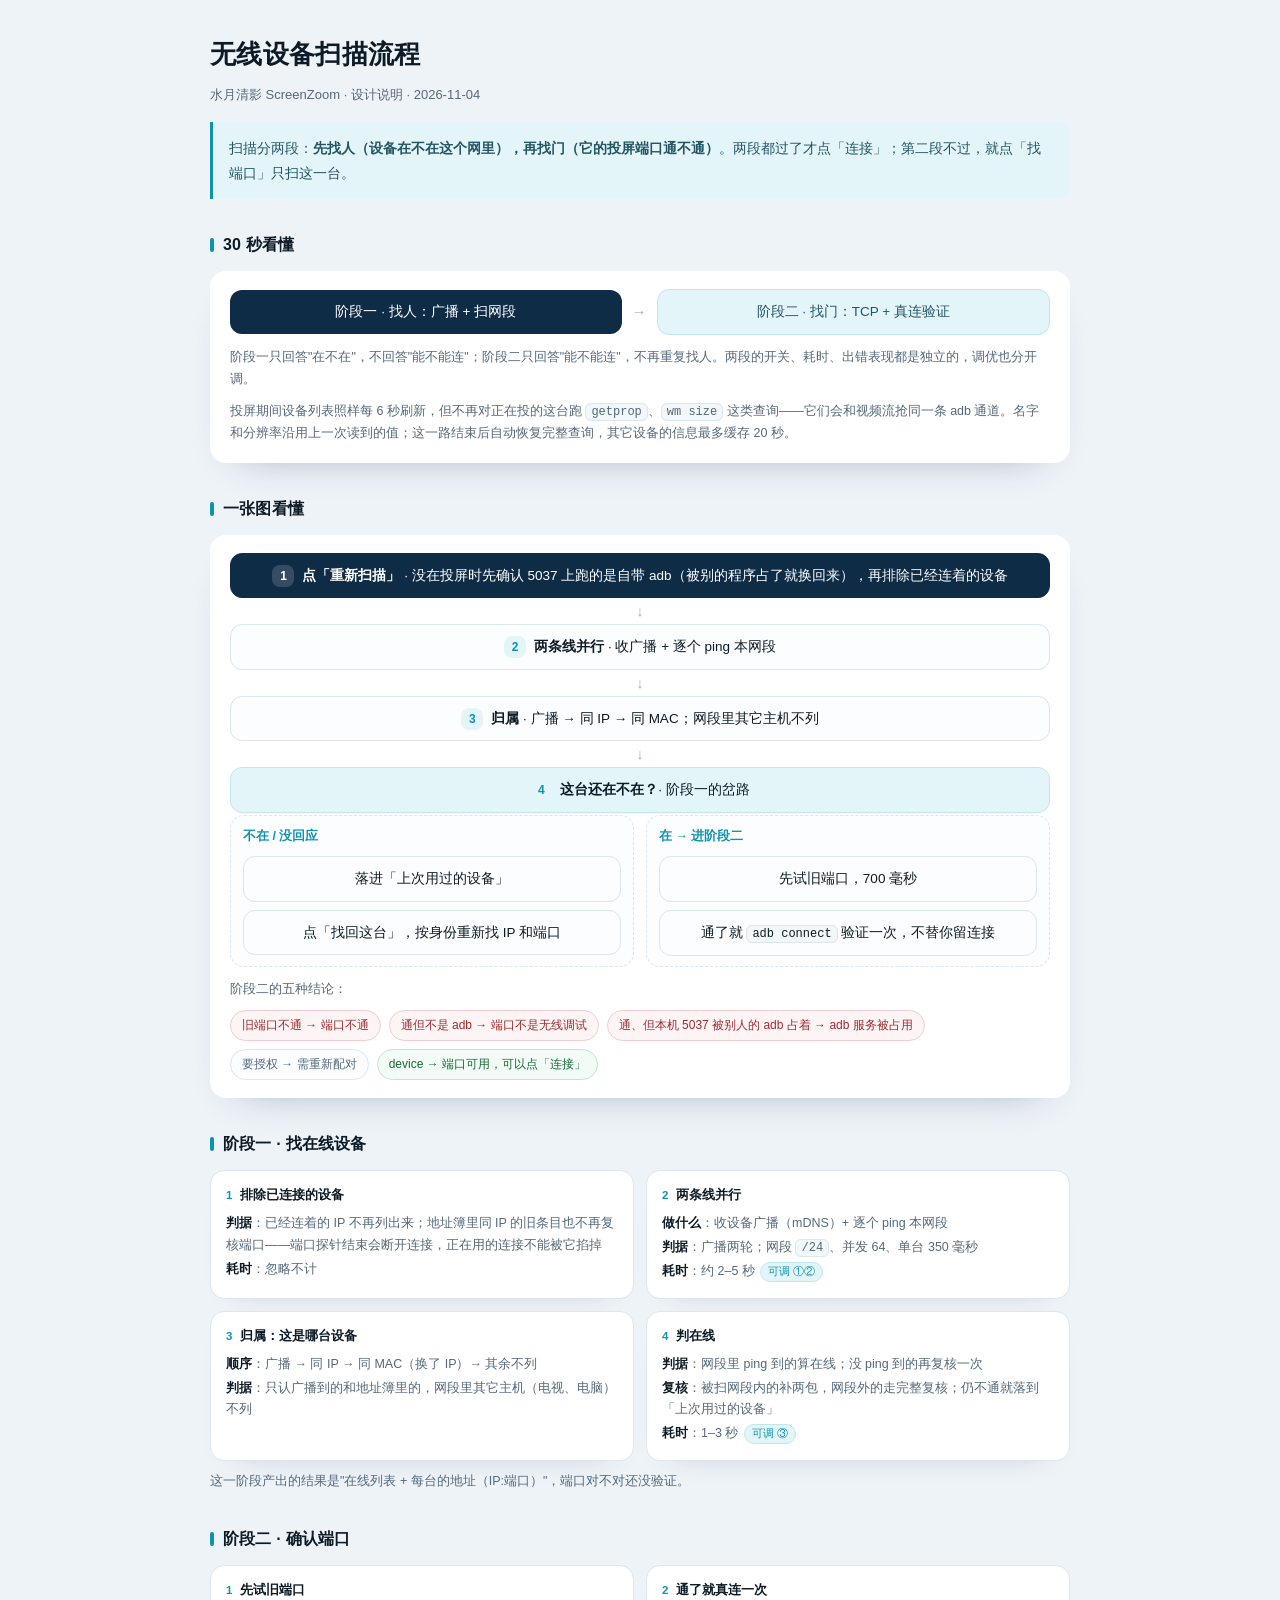
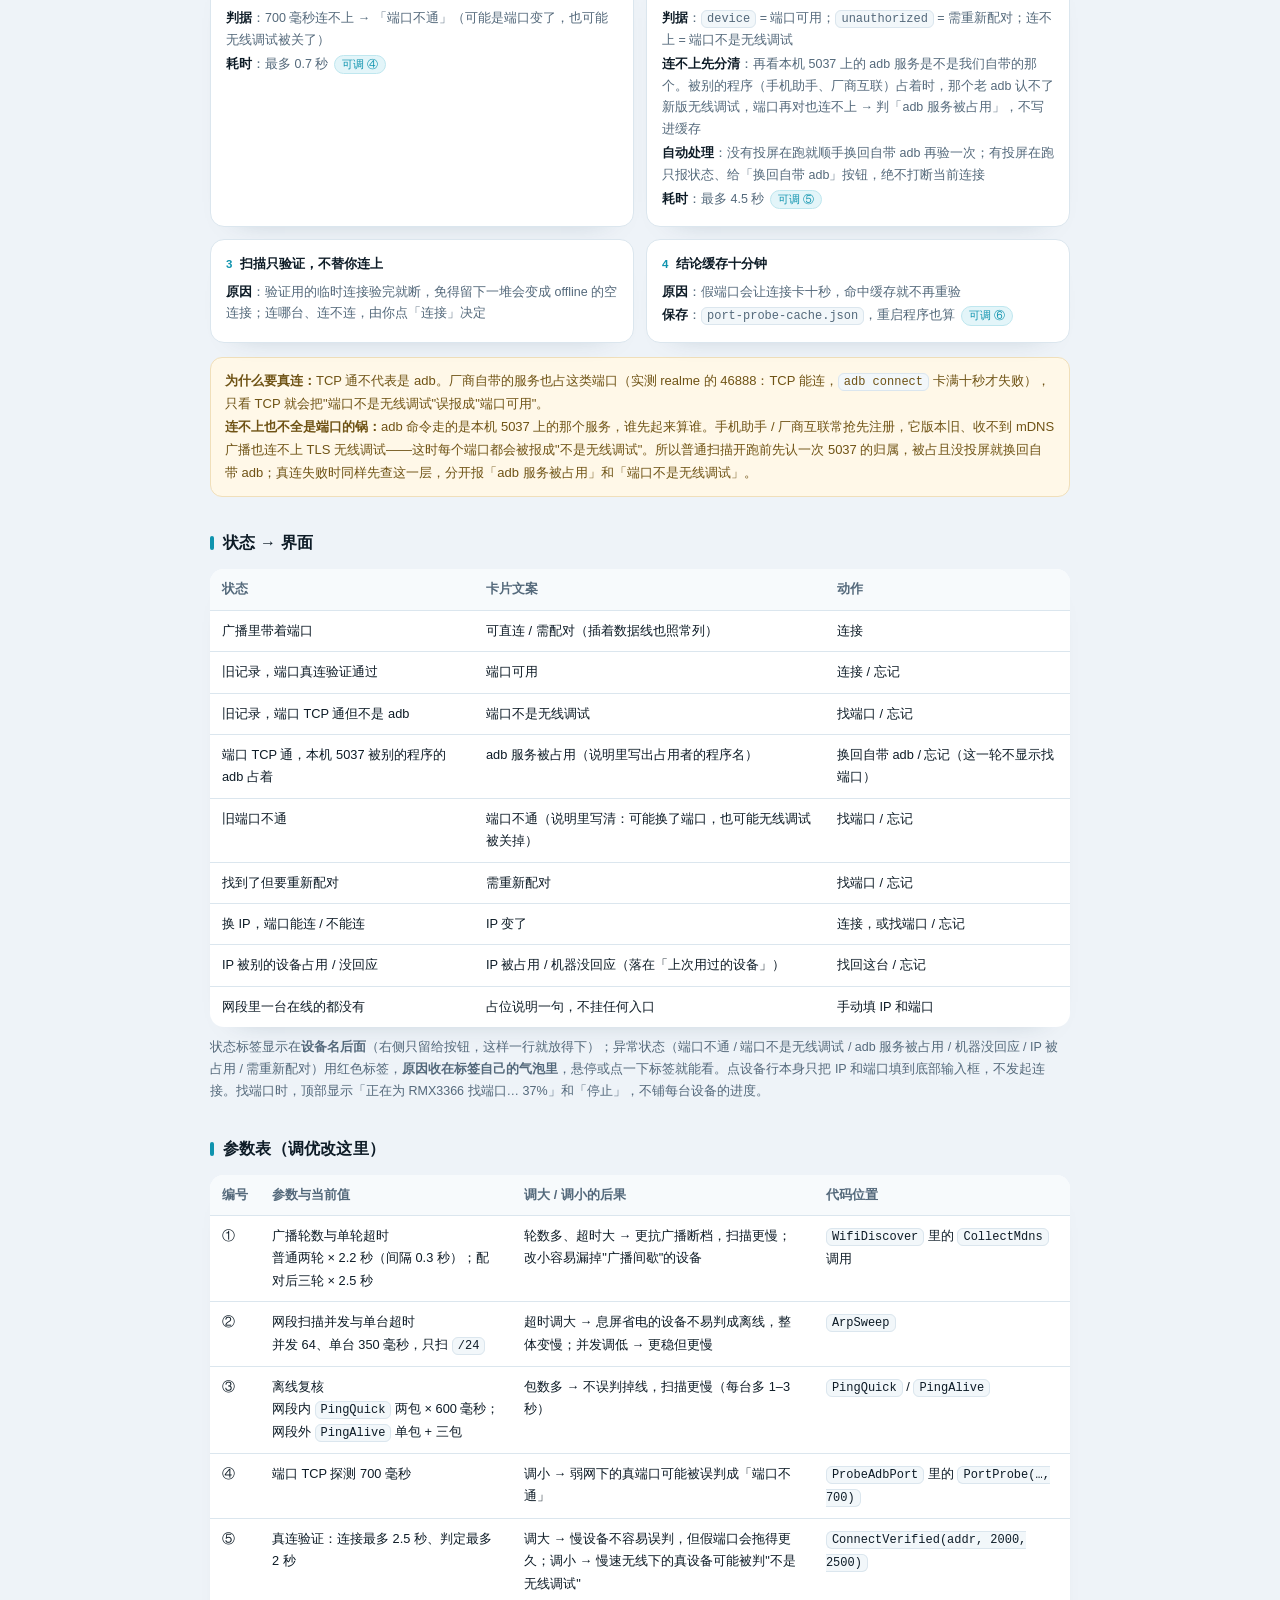
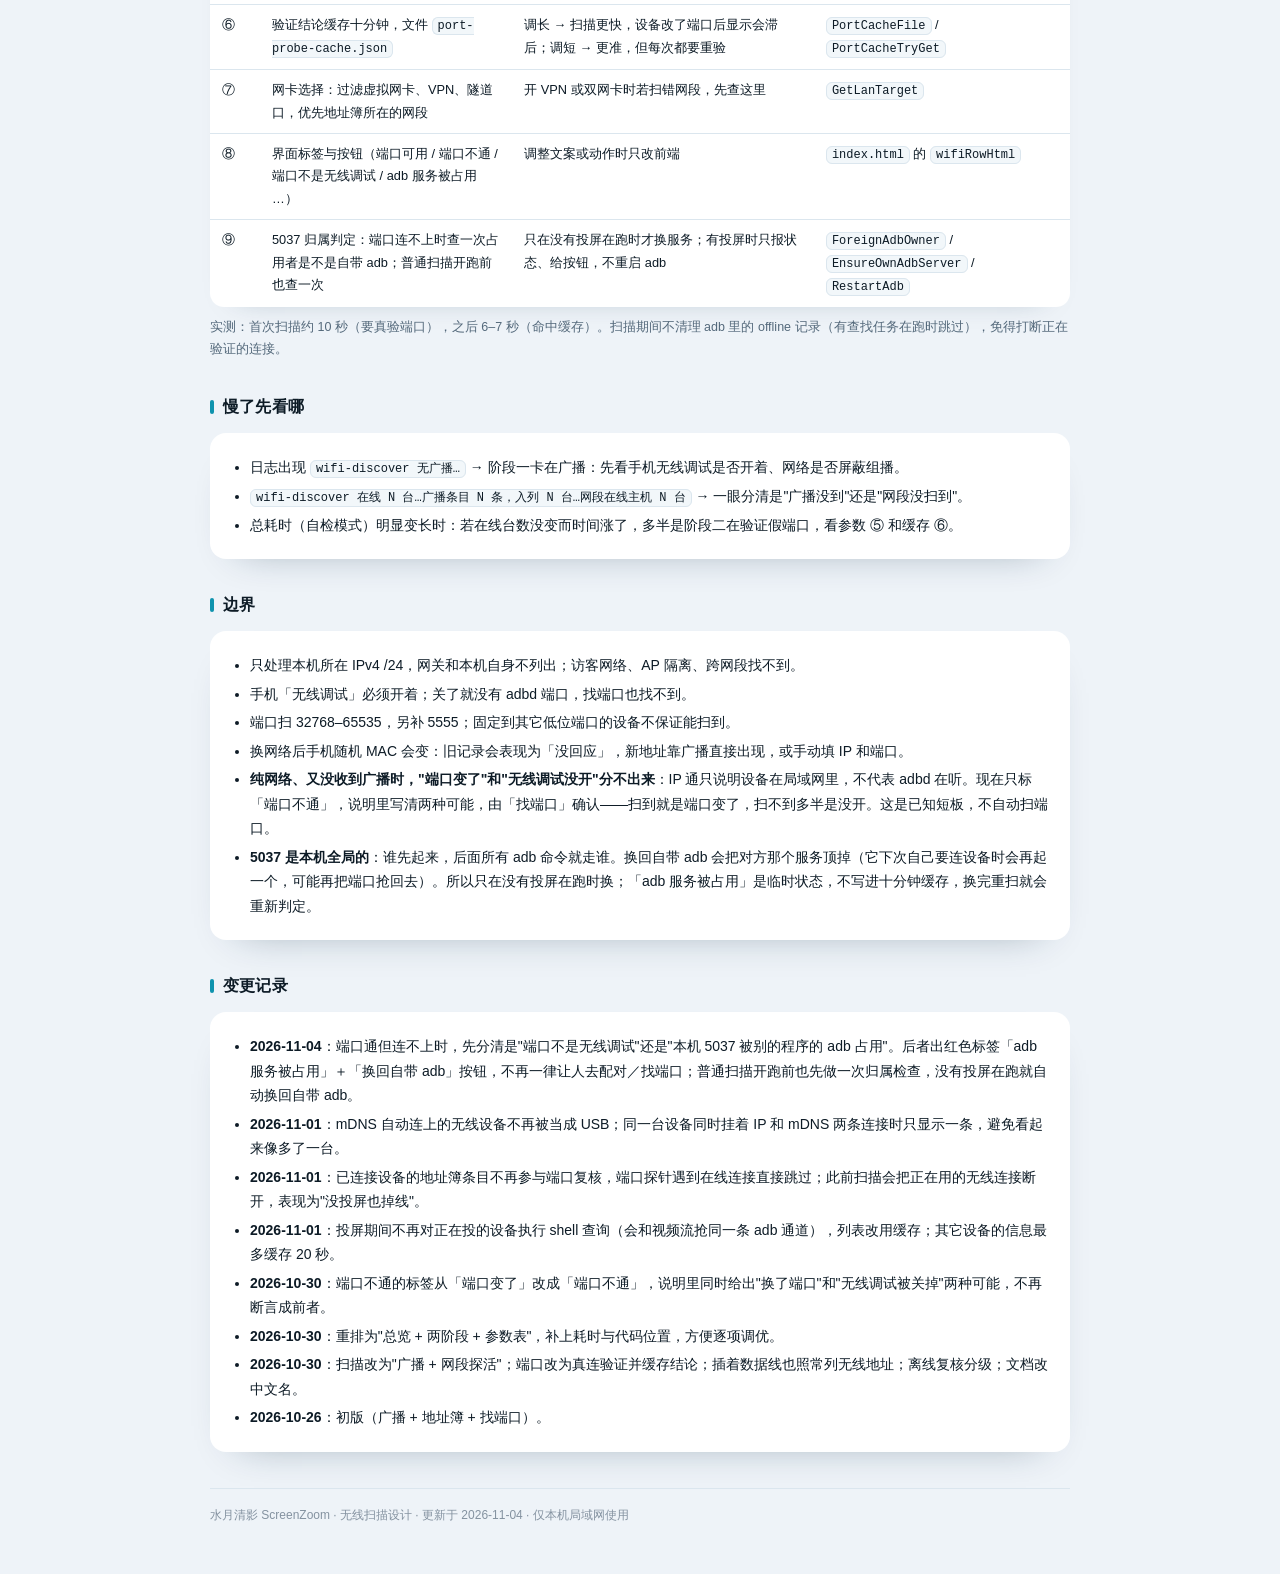
<file: docs/无线扫描流程.html>
<!DOCTYPE html>
<html lang="zh-CN">
<head>
<meta charset="utf-8">
<meta name="viewport" content="width=device-width,initial-scale=1">
<title>无线设备扫描流程 · 水月清影</title>
<style>
  :root{
    --bg:#eef3f8; --card:#fff; --ink:#0d1b26; --muted:#54697b; --dim:#8492a0;
    --line:#dbe6ee; --accent:#0e93ae; --accent-soft:#e3f5f9; --accent-line:#bfe7ef;
    --navy:#0f2c47; --ok:#1f9d5b; --warn:#b0741c; --bad:#bd3a3d;
  }
  *{box-sizing:border-box}
  body{
    margin:0;padding:32px 18px 56px;background:var(--bg);color:var(--ink);
    font:14px/1.75 -apple-system,BlinkMacSystemFont,"Segoe UI","PingFang SC","Microsoft YaHei UI","Microsoft YaHei",sans-serif;
  }
  .doc{max-width:860px;margin:0 auto}
  header{margin-bottom:26px}
  h1{font-size:26px;letter-spacing:.3px;margin:0 0 6px}
  .sub{color:var(--muted);font-size:13px}
  .lead{
    margin-top:16px;padding:14px 16px;border-left:3px solid var(--accent);
    background:var(--accent-soft);border-radius:0 12px 12px 0;color:#235563;
  }
  h2{font-size:16px;margin:32px 0 12px;letter-spacing:.2px}
  h2::before{content:"";display:inline-block;width:4px;height:14px;border-radius:2px;
    background:var(--accent);margin-right:9px;vertical-align:-2px}
  p{margin:0 0 10px}
  .muted{color:var(--muted)}
  .small{font-size:12.5px}
  .card{background:var(--card);border-radius:16px;padding:18px 20px;box-shadow:0 18px 40px -30px rgba(13,45,70,.45)}
  .flow{display:flex;flex-direction:column;align-items:stretch;gap:0}
  .step{
    border:1px solid var(--line);background:#fbfdff;border-radius:12px;
    padding:10px 14px;text-align:center;font-size:13.5px;
  }
  .step b{font-weight:600}
  .step .n{display:inline-block;min-width:22px;height:22px;line-height:22px;border-radius:8px;
    background:var(--accent-soft);color:var(--accent);font-size:12px;font-weight:700;margin-right:8px}
  .step.start{background:var(--navy);border-color:var(--navy);color:#fff}
  .step.start .n{background:rgba(255,255,255,.16);color:#fff}
  .step.good{border-color:#bfe6cf;background:#f2fbf6}
  .step.choice{border-color:var(--accent-line);background:var(--accent-soft)}
  .arrow{text-align:center;color:#9fb2c0;font-size:15px;line-height:1.2;padding:4px 0}
  .rule{margin-top:14px;padding:12px 14px;border-radius:12px;background:#fff8e8;
    border:1px solid #f0dfba;color:#6f5315;font-size:13px}
  table{width:100%;border-collapse:collapse;background:var(--card);border-radius:14px;overflow:hidden;
    box-shadow:0 14px 30px -28px rgba(13,45,70,.4);font-size:12.8px}
  th,td{padding:9px 12px;text-align:left;border-bottom:1px solid var(--line);vertical-align:top}
  th{background:#f7fafc;color:var(--muted);font-weight:600;white-space:nowrap}
  tr:last-child td{border-bottom:0}
  code{font-family:'SF Mono','Cascadia Code',Consolas,monospace;font-size:12px;
    background:#f2f7fa;border:1px solid var(--line);border-radius:6px;padding:1px 5px}
  pre{background:#0f2c47;color:#dbe9f2;border-radius:12px;padding:14px 16px;overflow:auto;font-size:12px;line-height:1.7}
  ul{margin:0;padding-left:20px}
  li{margin:4px 0}
  footer{margin-top:36px;padding-top:16px;border-top:1px solid var(--line);color:var(--dim);font-size:12px}

  /* 两阶段步骤卡 */
  .grid{display:grid;grid-template-columns:repeat(auto-fit,minmax(320px,1fr));gap:12px}
  .scard{background:var(--card);border:1px solid var(--line);border-radius:14px;padding:13px 15px;
    box-shadow:0 14px 30px -28px rgba(13,45,70,.4)}
  .scard .hd{font-size:13px;font-weight:700;margin-bottom:6px;display:flex;gap:8px;align-items:baseline}
  .scard .hd em{font-style:normal;color:var(--accent);font-size:11.5px;font-weight:600}
  .scard .row{font-size:12.5px;color:var(--muted);margin:2px 0}
  .scard .row b{color:var(--ink);font-weight:600}
  .chip{display:inline-block;font-size:11px;line-height:1.6;padding:0 7px;border-radius:999px;
    background:var(--accent-soft);color:var(--accent);border:1px solid var(--accent-line);margin-left:2px}
  .stagebar{display:flex;align-items:center;gap:10px;margin:0 0 12px}
  .stagebar .b{flex:1;border-radius:12px;padding:10px 14px;font-size:13.5px;text-align:center}
  .stagebar .b1{background:var(--navy);color:#fff}
  .stagebar .b2{background:var(--accent-soft);border:1px solid var(--accent-line);color:#235563}
  .stagebar .go{color:#9fb2c0;font-size:15px}

  /* 带分支的流程图 */
  .fork{display:grid;grid-template-columns:1fr 1fr;gap:12px;margin-top:2px}
  .fork .col{border:1px dashed var(--line);border-radius:14px;padding:10px 12px;background:#fbfdff}
  .fork .col h3{margin:0 0 8px;font-size:12.5px;color:var(--accent);font-weight:700}
  .fork .col .step{margin-bottom:8px}
  .fork .col .step:last-child{margin-bottom:0}
  .outcomes{display:flex;flex-wrap:wrap;gap:8px;margin-top:10px}
  .oc{font-size:12px;padding:4px 11px;border-radius:999px;border:1px solid var(--line);background:#fbfdff;color:var(--muted)}
  .oc.ok{border-color:#bfe6cf;background:#f2fbf6;color:#166b3c}
  .oc.no{border-color:#f0cdd0;background:#fdf5f5;color:#9c2b2e}
  @media (max-width:560px){
    body{padding:22px 12px 40px}
    h1{font-size:22px}
    th,td{padding:8px 9px}
    .grid{grid-template-columns:1fr}
    .stagebar{flex-direction:column;align-items:stretch}
    .stagebar .go{text-align:center;transform:rotate(90deg)}
    .fork{grid-template-columns:1fr}
  }
</style>
</head>
<body>
<div class="doc">
  <header>
    <h1>无线设备扫描流程</h1>
    <div class="sub">水月清影 ScreenZoom · 设计说明 · 2026-11-04</div>
    <div class="lead">扫描分两段：<b>先找人（设备在不在这个网里），再找门（它的投屏端口通不通）</b>。两段都过了才点「连接」；第二段不过，就点「找端口」只扫这一台。</div>
  </header>

  <h2>30 秒看懂</h2>
  <div class="card">
    <div class="stagebar">
      <div class="b b1">阶段一 · 找人：广播 + 扫网段</div>
      <div class="go">→</div>
      <div class="b b2">阶段二 · 找门：TCP + 真连验证</div>
    </div>
    <p class="small muted" style="margin:0">阶段一只回答"在不在"，不回答"能不能连"；阶段二只回答"能不能连"，不再重复找人。两段的开关、耗时、出错表现都是独立的，调优也分开调。</p>
    <p class="small muted" style="margin:10px 0 0">投屏期间设备列表照样每 6 秒刷新，但不再对正在投的这台跑 <code>getprop</code>、<code>wm size</code> 这类查询——它们会和视频流抢同一条 adb 通道。名字和分辨率沿用上一次读到的值；这一路结束后自动恢复完整查询，其它设备的信息最多缓存 20 秒。</p>
  </div>

  <h2>一张图看懂</h2>
  <div class="card flow">
    <div class="step start"><span class="n">1</span><b>点「重新扫描」</b> · 没在投屏时先确认 5037 上跑的是自带 adb（被别的程序占了就换回来），再排除已经连着的设备</div>
    <div class="arrow">↓</div>
    <div class="step"><span class="n">2</span><b>两条线并行</b> · 收广播 + 逐个 ping 本网段</div>
    <div class="arrow">↓</div>
    <div class="step"><span class="n">3</span><b>归属</b> · 广播 → 同 IP → 同 MAC；网段里其它主机不列</div>
    <div class="arrow">↓</div>
    <div class="step choice"><span class="n">4</span><b>这台还在不在？</b>· 阶段一的岔路</div>
    <div class="fork">
      <div class="col">
        <h3>不在 / 没回应</h3>
        <div class="step bad">落进「上次用过的设备」</div>
        <div class="step">点「找回这台」，按身份重新找 IP 和端口</div>
      </div>
      <div class="col">
        <h3>在 → 进阶段二</h3>
        <div class="step">先试旧端口，700 毫秒</div>
        <div class="step">通了就 <code>adb connect</code> 验证一次，不替你留连接</div>
      </div>
    </div>
    <p class="small muted" style="margin:12px 0 0">阶段二的五种结论：</p>
    <div class="outcomes">
      <span class="oc no">旧端口不通 → 端口不通</span>
      <span class="oc no">通但不是 adb → 端口不是无线调试</span>
      <span class="oc no">通、但本机 5037 被别人的 adb 占着 → adb 服务被占用</span>
      <span class="oc">要授权 → 需重新配对</span>
      <span class="oc ok">device → 端口可用，可以点「连接」</span>
    </div>
  </div>

  <h2>阶段一 · 找在线设备</h2>
  <div class="grid">
    <div class="scard">
      <div class="hd"><em>1</em>排除已连接的设备</div>
      <div class="row"><b>判据</b>：已经连着的 IP 不再列出来；地址簿里同 IP 的旧条目也不再复核端口——端口探针结束会断开连接，正在用的连接不能被它掐掉</div>
      <div class="row"><b>耗时</b>：忽略不计</div>
    </div>
    <div class="scard">
      <div class="hd"><em>2</em>两条线并行</div>
      <div class="row"><b>做什么</b>：收设备广播（mDNS）+ 逐个 ping 本网段</div>
      <div class="row"><b>判据</b>：广播两轮；网段 <code>/24</code>、并发 64、单台 350 毫秒</div>
      <div class="row"><b>耗时</b>：约 2–5 秒 <span class="chip">可调 ①②</span></div>
    </div>
    <div class="scard">
      <div class="hd"><em>3</em>归属：这是哪台设备</div>
      <div class="row"><b>顺序</b>：广播 → 同 IP → 同 MAC（换了 IP）→ 其余不列</div>
      <div class="row"><b>判据</b>：只认广播到的和地址簿里的，网段里其它主机（电视、电脑）不列</div>
    </div>
    <div class="scard">
      <div class="hd"><em>4</em>判在线</div>
      <div class="row"><b>判据</b>：网段里 ping 到的算在线；没 ping 到的再复核一次</div>
      <div class="row"><b>复核</b>：被扫网段内的补两包，网段外的走完整复核；仍不通就落到「上次用过的设备」</div>
      <div class="row"><b>耗时</b>：1–3 秒 <span class="chip">可调 ③</span></div>
    </div>
  </div>
  <p class="small muted" style="margin-top:10px">这一阶段产出的结果是"在线列表 + 每台的地址（IP:端口）"，端口对不对还没验证。</p>

  <h2>阶段二 · 确认端口</h2>
  <div class="grid">
    <div class="scard">
      <div class="hd"><em>1</em>先试旧端口</div>
      <div class="row"><b>判据</b>：700 毫秒连不上 → 「端口不通」（可能是端口变了，也可能无线调试被关了）</div>
      <div class="row"><b>耗时</b>：最多 0.7 秒 <span class="chip">可调 ④</span></div>
    </div>
    <div class="scard">
      <div class="hd"><em>2</em>通了就真连一次</div>
      <div class="row"><b>判据</b>：<code>device</code> = 端口可用；<code>unauthorized</code> = 需重新配对；连不上 = 端口不是无线调试</div>
      <div class="row"><b>连不上先分清</b>：再看本机 5037 上的 adb 服务是不是我们自带的那个。被别的程序（手机助手、厂商互联）占着时，那个老 adb 认不了新版无线调试，端口再对也连不上 → 判「adb 服务被占用」，不写进缓存</div>
      <div class="row"><b>自动处理</b>：没有投屏在跑就顺手换回自带 adb 再验一次；有投屏在跑只报状态、给「换回自带 adb」按钮，绝不打断当前连接</div>
      <div class="row"><b>耗时</b>：最多 4.5 秒 <span class="chip">可调 ⑤</span></div>
    </div>
    <div class="scard">
      <div class="hd"><em>3</em>扫描只验证，不替你连上</div>
      <div class="row"><b>原因</b>：验证用的临时连接验完就断，免得留下一堆会变成 offline 的空连接；连哪台、连不连，由你点「连接」决定</div>
    </div>
    <div class="scard">
      <div class="hd"><em>4</em>结论缓存十分钟</div>
      <div class="row"><b>原因</b>：假端口会让连接卡十秒，命中缓存就不再重验</div>
      <div class="row"><b>保存</b>：<code>port-probe-cache.json</code>，重启程序也算 <span class="chip">可调 ⑥</span></div>
    </div>
  </div>
  <div class="rule">
    <b>为什么要真连：</b>TCP 通不代表是 adb。厂商自带的服务也占这类端口（实测 realme 的 46888：TCP 能连，<code>adb connect</code> 卡满十秒才失败），只看 TCP 就会把"端口不是无线调试"误报成"端口可用"。<br>
    <b>连不上也不全是端口的锅：</b>adb 命令走的是本机 5037 上的那个服务，谁先起来算谁。手机助手 / 厂商互联常抢先注册，它版本旧、收不到 mDNS 广播也连不上 TLS 无线调试——这时每个端口都会被报成"不是无线调试"。所以普通扫描开跑前先认一次 5037 的归属，被占且没投屏就换回自带 adb；真连失败时同样先查这一层，分开报「adb 服务被占用」和「端口不是无线调试」。
  </div>

  <h2>状态 → 界面</h2>
  <table>
    <tr><th>状态</th><th>卡片文案</th><th>动作</th></tr>
    <tr><td>广播里带着端口</td><td>可直连 / 需配对（插着数据线也照常列）</td><td>连接</td></tr>
    <tr><td>旧记录，端口真连验证通过</td><td>端口可用</td><td>连接 / 忘记</td></tr>
    <tr><td>旧记录，端口 TCP 通但不是 adb</td><td>端口不是无线调试</td><td>找端口 / 忘记</td></tr>
    <tr><td>端口 TCP 通，本机 5037 被别的程序的 adb 占着</td><td>adb 服务被占用（说明里写出占用者的程序名）</td><td>换回自带 adb / 忘记（这一轮不显示找端口）</td></tr>
    <tr><td>旧端口不通</td><td>端口不通（说明里写清：可能换了端口，也可能无线调试被关掉）</td><td>找端口 / 忘记</td></tr>
    <tr><td>找到了但要重新配对</td><td>需重新配对</td><td>找端口 / 忘记</td></tr>
    <tr><td>换 IP，端口能连 / 不能连</td><td>IP 变了</td><td>连接，或找端口 / 忘记</td></tr>
    <tr><td>IP 被别的设备占用 / 没回应</td><td>IP 被占用 / 机器没回应（落在「上次用过的设备」）</td><td>找回这台 / 忘记</td></tr>
    <tr><td>网段里一台在线的都没有</td><td>占位说明一句，不挂任何入口</td><td>手动填 IP 和端口</td></tr>
  </table>
  <p class="small muted" style="margin-top:10px">状态标签显示在<b>设备名后面</b>（右侧只留给按钮，这样一行就放得下）；异常状态（端口不通 / 端口不是无线调试 / adb 服务被占用 / 机器没回应 / IP 被占用 / 需重新配对）用红色标签，<b>原因收在标签自己的气泡里</b>，悬停或点一下标签就能看。点设备行本身只把 IP 和端口填到底部输入框，不发起连接。找端口时，顶部显示「正在为 RMX3366 找端口… 37%」和「停止」，不铺每台设备的进度。</p>

  <h2>参数表（调优改这里）</h2>
  <table>
    <tr><th>编号</th><th>参数与当前值</th><th>调大 / 调小的后果</th><th>代码位置</th></tr>
    <tr>
      <td>①</td>
      <td>广播轮数与单轮超时<br>普通两轮 × 2.2 秒（间隔 0.3 秒）；配对后三轮 × 2.5 秒</td>
      <td>轮数多、超时大 → 更抗广播断档，扫描更慢；改小容易漏掉"广播间歇"的设备</td>
      <td><code>WifiDiscover</code> 里的 <code>CollectMdns</code> 调用</td>
    </tr>
    <tr>
      <td>②</td>
      <td>网段扫描并发与单台超时<br>并发 64、单台 350 毫秒，只扫 <code>/24</code></td>
      <td>超时调大 → 息屏省电的设备不易判成离线，整体变慢；并发调低 → 更稳但更慢</td>
      <td><code>ArpSweep</code></td>
    </tr>
    <tr>
      <td>③</td>
      <td>离线复核<br>网段内 <code>PingQuick</code> 两包 × 600 毫秒；网段外 <code>PingAlive</code> 单包 + 三包</td>
      <td>包数多 → 不误判掉线，扫描更慢（每台多 1–3 秒）</td>
      <td><code>PingQuick</code> / <code>PingAlive</code></td>
    </tr>
    <tr>
      <td>④</td>
      <td>端口 TCP 探测 700 毫秒</td>
      <td>调小 → 弱网下的真端口可能被误判成「端口不通」</td>
      <td><code>ProbeAdbPort</code> 里的 <code>PortProbe(…, 700)</code></td>
    </tr>
    <tr>
      <td>⑤</td>
      <td>真连验证：连接最多 2.5 秒、判定最多 2 秒</td>
      <td>调大 → 慢设备不容易误判，但假端口会拖得更久；调小 → 慢速无线下的真设备可能被判"不是无线调试"</td>
      <td><code>ConnectVerified(addr, 2000, 2500)</code></td>
    </tr>
    <tr>
      <td>⑥</td>
      <td>验证结论缓存十分钟，文件 <code>port-probe-cache.json</code></td>
      <td>调长 → 扫描更快，设备改了端口后显示会滞后；调短 → 更准，但每次都要重验</td>
      <td><code>PortCacheFile</code> / <code>PortCacheTryGet</code></td>
    </tr>
    <tr>
      <td>⑦</td>
      <td>网卡选择：过滤虚拟网卡、VPN、隧道口，优先地址簿所在的网段</td>
      <td>开 VPN 或双网卡时若扫错网段，先查这里</td>
      <td><code>GetLanTarget</code></td>
    </tr>
    <tr>
      <td>⑧</td>
      <td>界面标签与按钮（端口可用 / 端口不通 / 端口不是无线调试 / adb 服务被占用 …）</td>
      <td>调整文案或动作时只改前端</td>
      <td><code>index.html</code> 的 <code>wifiRowHtml</code></td>
    </tr>
    <tr>
      <td>⑨</td>
      <td>5037 归属判定：端口连不上时查一次占用者是不是自带 adb；普通扫描开跑前也查一次</td>
      <td>只在没有投屏在跑时才换服务；有投屏时只报状态、给按钮，不重启 adb</td>
      <td><code>ForeignAdbOwner</code> / <code>EnsureOwnAdbServer</code> / <code>RestartAdb</code></td>
    </tr>
  </table>
  <p class="small muted" style="margin-top:10px">实测：首次扫描约 10 秒（要真验端口），之后 6–7 秒（命中缓存）。扫描期间不清理 adb 里的 offline 记录（有查找任务在跑时跳过），免得打断正在验证的连接。</p>

  <h2>慢了先看哪</h2>
  <div class="card">
    <ul>
      <li>日志出现 <code>wifi-discover 无广播…</code> → 阶段一卡在广播：先看手机无线调试是否开着、网络是否屏蔽组播。</li>
      <li><code>wifi-discover 在线 N 台…广播条目 N 条，入列 N 台…网段在线主机 N 台</code> → 一眼分清是"广播没到"还是"网段没扫到"。</li>
      <li>总耗时（自检模式）明显变长时：若在线台数没变而时间涨了，多半是阶段二在验证假端口，看参数 ⑤ 和缓存 ⑥。</li>
    </ul>
  </div>

  <h2>边界</h2>
  <div class="card">
    <ul>
      <li>只处理本机所在 IPv4 /24，网关和本机自身不列出；访客网络、AP 隔离、跨网段找不到。</li>
      <li>手机「无线调试」必须开着；关了就没有 adbd 端口，找端口也找不到。</li>
      <li>端口扫 32768–65535，另补 5555；固定到其它低位端口的设备不保证能扫到。</li>
      <li>换网络后手机随机 MAC 会变：旧记录会表现为「没回应」，新地址靠广播直接出现，或手动填 IP 和端口。</li>
      <li><b>纯网络、又没收到广播时，"端口变了"和"无线调试没开"分不出来</b>：IP 通只说明设备在局域网里，不代表 adbd 在听。现在只标「端口不通」，说明里写清两种可能，由「找端口」确认——扫到就是端口变了，扫不到多半是没开。这是已知短板，不自动扫端口。</li>
      <li><b>5037 是本机全局的</b>：谁先起来，后面所有 adb 命令就走谁。换回自带 adb 会把对方那个服务顶掉（它下次自己要连设备时会再起一个，可能再把端口抢回去）。所以只在没有投屏在跑时换；「adb 服务被占用」是临时状态，不写进十分钟缓存，换完重扫就会重新判定。</li>
    </ul>
  </div>

  <h2>变更记录</h2>
  <div class="card">
    <ul>
      <li><b>2026-11-04</b>：端口通但连不上时，先分清是"端口不是无线调试"还是"本机 5037 被别的程序的 adb 占用"。后者出红色标签「adb 服务被占用」＋「换回自带 adb」按钮，不再一律让人去配对／找端口；普通扫描开跑前也先做一次归属检查，没有投屏在跑就自动换回自带 adb。</li>
      <li><b>2026-11-01</b>：mDNS 自动连上的无线设备不再被当成 USB；同一台设备同时挂着 IP 和 mDNS 两条连接时只显示一条，避免看起来像多了一台。</li>
      <li><b>2026-11-01</b>：已连接设备的地址簿条目不再参与端口复核，端口探针遇到在线连接直接跳过；此前扫描会把正在用的无线连接断开，表现为"没投屏也掉线"。</li>
      <li><b>2026-11-01</b>：投屏期间不再对正在投的设备执行 shell 查询（会和视频流抢同一条 adb 通道），列表改用缓存；其它设备的信息最多缓存 20 秒。</li>
      <li><b>2026-10-30</b>：端口不通的标签从「端口变了」改成「端口不通」，说明里同时给出"换了端口"和"无线调试被关掉"两种可能，不再断言成前者。</li>
      <li><b>2026-10-30</b>：重排为"总览 + 两阶段 + 参数表"，补上耗时与代码位置，方便逐项调优。</li>
      <li><b>2026-10-30</b>：扫描改为"广播 + 网段探活"；端口改为真连验证并缓存结论；插着数据线也照常列无线地址；离线复核分级；文档改中文名。</li>
      <li><b>2026-10-26</b>：初版（广播 + 地址簿 + 找端口）。</li>
    </ul>
  </div>

  <footer>水月清影 ScreenZoom · 无线扫描设计 · 更新于 2026-11-04 · 仅本机局域网使用</footer>
</div>
</body>
</html>
</file>
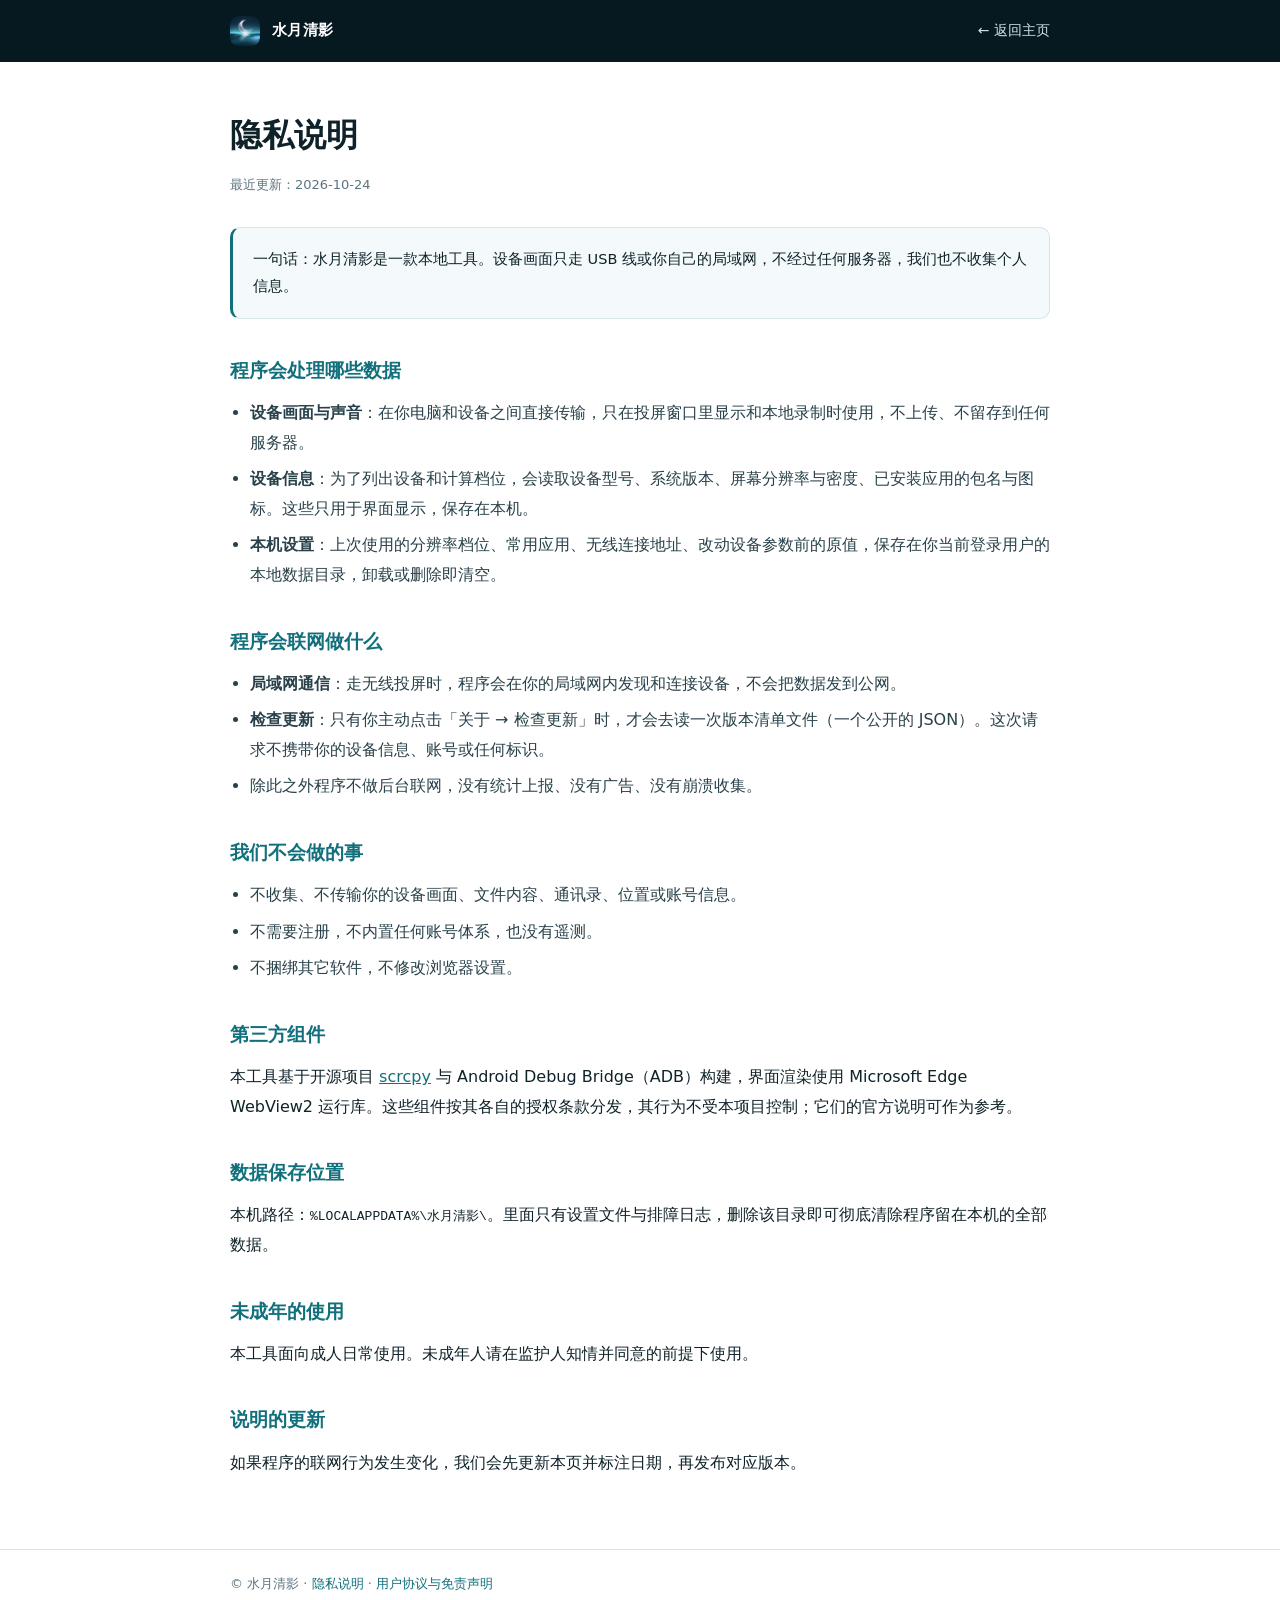
<file: cloudflare-pages/public/privacy.html>
<!doctype html>
<html lang="zh-CN">
<head>
  <meta charset="utf-8">
  <meta name="viewport" content="width=device-width, initial-scale=1">
  <title>隐私说明 - 水月清影</title>
  <meta name="description" content="水月清影的隐私说明：全部处理在本机与局域网内完成，不收集个人信息，不上传设备画面。">
  <style>
    :root{--ink:#0f2229;--muted:#5d7480;--teal:#12707d;--line:#d5e5e8;--night:#061820}
    *{box-sizing:border-box}body{margin:0;color:var(--ink);font-family:system-ui,-apple-system,"Segoe UI","Microsoft YaHei",sans-serif;line-height:1.85;background:#fff;-webkit-font-smoothing:antialiased}
    .bar{background:var(--night);color:#fff;padding:16px 0}.bar .shell{display:flex;align-items:center;gap:12px}.bar img{width:30px;height:30px;border-radius:8px}.bar a{color:#cfe6ea;text-decoration:none;font-size:14px}.bar b{font-size:15px;letter-spacing:.02em}
    .shell{width:min(calc(100% - 40px),820px);margin:0 auto}
    main{padding:44px 0 60px}h1{margin:0 0 8px;font-size:32px}.upd{margin:0 0 30px;color:var(--muted);font-size:13px}
    h2{margin:34px 0 10px;font-size:19px;color:var(--teal)}p{margin:0 0 12px}ul{margin:0 0 14px;padding-left:20px}li{margin:0 0 7px;color:#28414a}
    .box{padding:18px 20px;border:1px solid var(--line);border-left:3px solid var(--teal);border-radius:10px;background:#f4fafb;font-size:14.5px;margin:22px 0}
    footer{padding:22px 0 34px;border-top:1px solid var(--line);color:var(--muted);font-size:13px}footer a{color:var(--teal);text-decoration:none}
  </style>
</head>
<body>
  <div class="bar"><div class="shell"><img src="app-icon.png" alt=""><b>水月清影</b><span style="flex:1"></span><a href="index.html">← 返回主页</a></div></div>
  <main class="shell">
    <h1>隐私说明</h1>
    <p class="upd">最近更新：2026-10-24</p>

    <div class="box">一句话：水月清影是一款本地工具。设备画面只走 USB 线或你自己的局域网，不经过任何服务器，我们也不收集个人信息。</div>

    <h2>程序会处理哪些数据</h2>
    <ul>
      <li><b>设备画面与声音</b>：在你电脑和设备之间直接传输，只在投屏窗口里显示和本地录制时使用，不上传、不留存到任何服务器。</li>
      <li><b>设备信息</b>：为了列出设备和计算档位，会读取设备型号、系统版本、屏幕分辨率与密度、已安装应用的包名与图标。这些只用于界面显示，保存在本机。</li>
      <li><b>本机设置</b>：上次使用的分辨率档位、常用应用、无线连接地址、改动设备参数前的原值，保存在你当前登录用户的本地数据目录，卸载或删除即清空。</li>
    </ul>

    <h2>程序会联网做什么</h2>
    <ul>
      <li><b>局域网通信</b>：走无线投屏时，程序会在你的局域网内发现和连接设备，不会把数据发到公网。</li>
      <li><b>检查更新</b>：只有你主动点击「关于 → 检查更新」时，才会去读一次版本清单文件（一个公开的 JSON）。这次请求不携带你的设备信息、账号或任何标识。</li>
      <li>除此之外程序不做后台联网，没有统计上报、没有广告、没有崩溃收集。</li>
    </ul>

    <h2>我们不会做的事</h2>
    <ul>
      <li>不收集、不传输你的设备画面、文件内容、通讯录、位置或账号信息。</li>
      <li>不需要注册，不内置任何账号体系，也没有遥测。</li>
      <li>不捆绑其它软件，不修改浏览器设置。</li>
    </ul>

    <h2>第三方组件</h2>
    <p>本工具基于开源项目 <a href="https://github.com/Genymobile/scrcpy" style="color:var(--teal)">scrcpy</a> 与 Android Debug Bridge（ADB）构建，界面渲染使用 Microsoft Edge WebView2 运行库。这些组件按其各自的授权条款分发，其行为不受本项目控制；它们的官方说明可作为参考。</p>

    <h2>数据保存位置</h2>
    <p>本机路径：<code>%LOCALAPPDATA%\水月清影\</code>。里面只有设置文件与排障日志，删除该目录即可彻底清除程序留在本机的全部数据。</p>

    <h2>未成年的使用</h2>
    <p>本工具面向成人日常使用。未成年人请在监护人知情并同意的前提下使用。</p>

    <h2>说明的更新</h2>
    <p>如果程序的联网行为发生变化，我们会先更新本页并标注日期，再发布对应版本。</p>
  </main>
  <footer><div class="shell">© 水月清影 · <a href="privacy.html">隐私说明</a> · <a href="terms.html">用户协议与免责声明</a></div></footer>
</body>
</html>
</file>
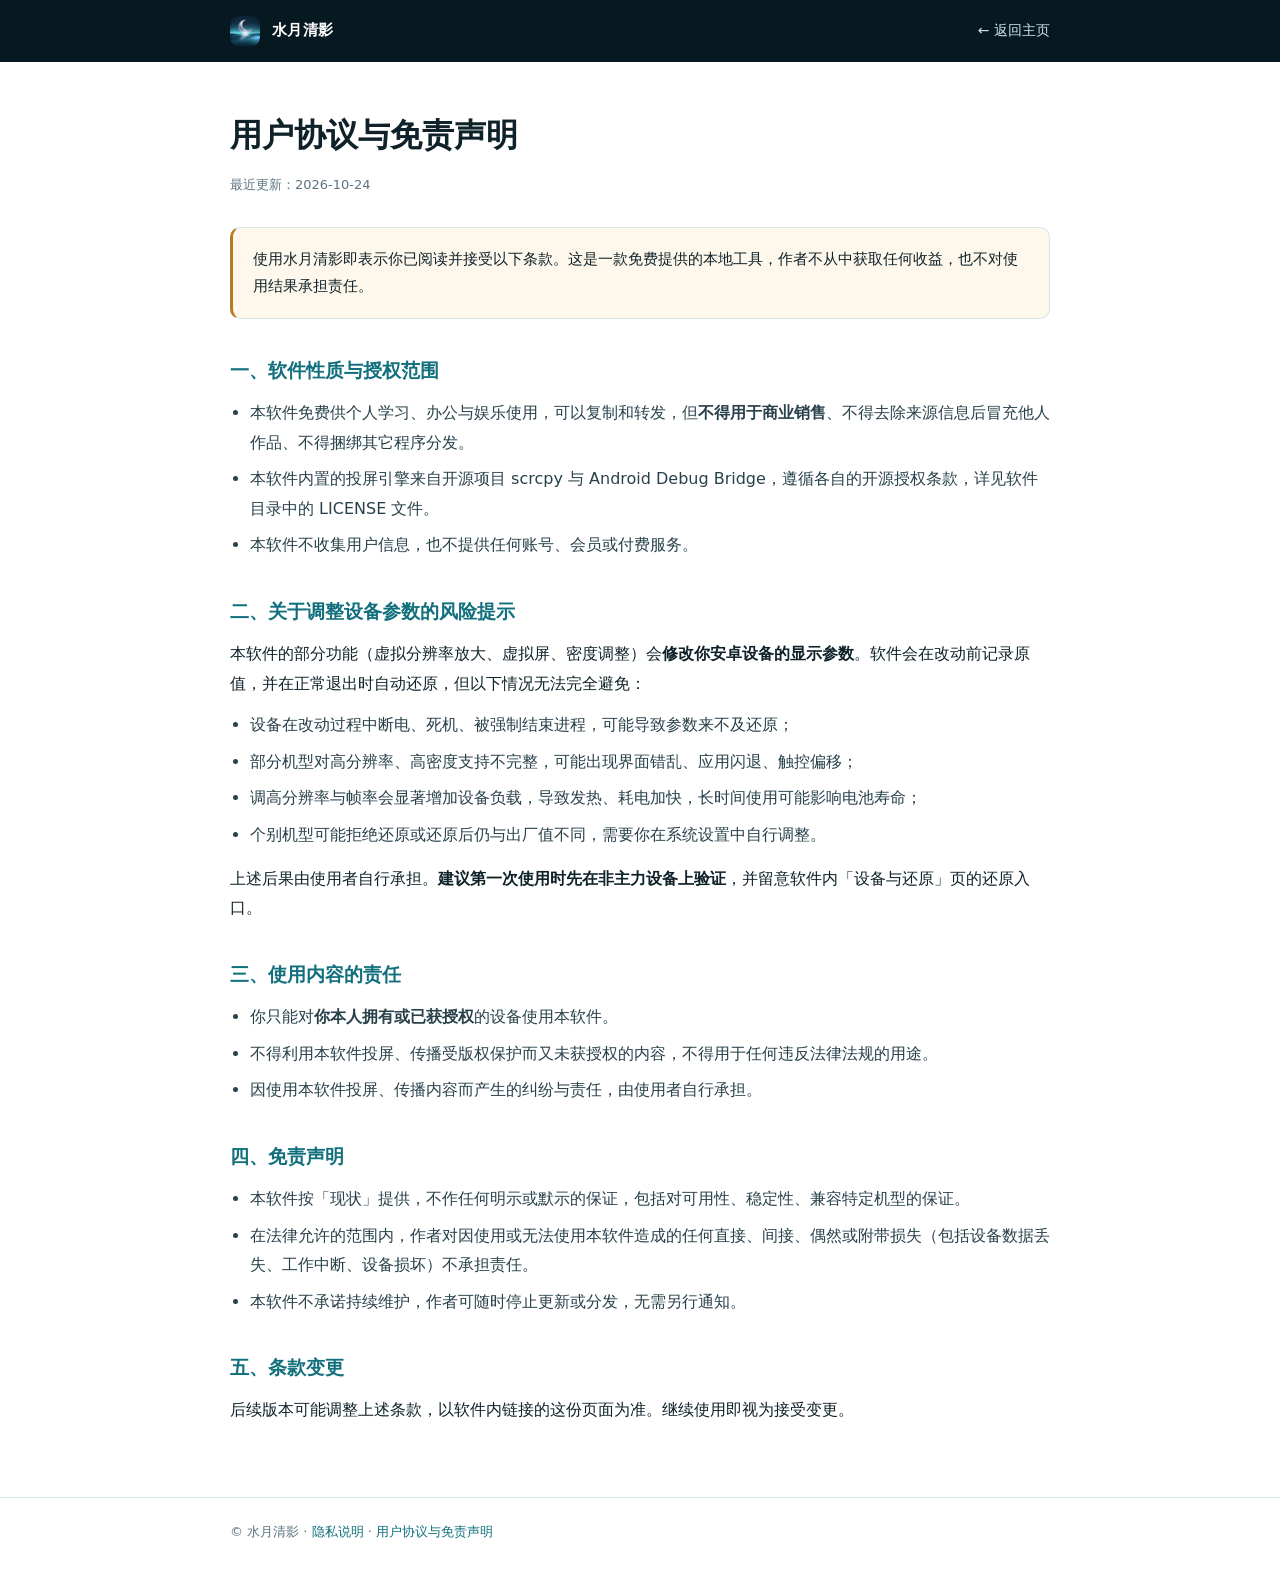
<file: cloudflare-pages/public/terms.html>
<!doctype html>
<html lang="zh-CN">
<head>
  <meta charset="utf-8">
  <meta name="viewport" content="width=device-width, initial-scale=1">
  <title>用户协议与免责声明 - 水月清影</title>
  <meta name="description" content="水月清影的用户协议与免责声明：免费软件的使用范围、设备参数调整的风险提示与责任边界。">
  <style>
    :root{--ink:#0f2229;--muted:#5d7480;--teal:#12707d;--line:#d5e5e8;--night:#061820}
    *{box-sizing:border-box}body{margin:0;color:var(--ink);font-family:system-ui,-apple-system,"Segoe UI","Microsoft YaHei",sans-serif;line-height:1.85;background:#fff;-webkit-font-smoothing:antialiased}
    .bar{background:var(--night);color:#fff;padding:16px 0}.bar .shell{display:flex;align-items:center;gap:12px}.bar img{width:30px;height:30px;border-radius:8px}.bar a{color:#cfe6ea;text-decoration:none;font-size:14px}.bar b{font-size:15px;letter-spacing:.02em}
    .shell{width:min(calc(100% - 40px),820px);margin:0 auto}
    main{padding:44px 0 60px}h1{margin:0 0 8px;font-size:32px}.upd{margin:0 0 30px;color:var(--muted);font-size:13px}
    h2{margin:34px 0 10px;font-size:19px;color:var(--teal)}p{margin:0 0 12px}ul{margin:0 0 14px;padding-left:20px}li{margin:0 0 7px;color:#28414a}
    .box{padding:18px 20px;border:1px solid var(--line);border-left:3px solid #b8791f;border-radius:10px;background:#fdf7ec;font-size:14.5px;margin:22px 0}
    footer{padding:22px 0 34px;border-top:1px solid var(--line);color:var(--muted);font-size:13px}footer a{color:var(--teal);text-decoration:none}
  </style>
</head>
<body>
  <div class="bar"><div class="shell"><img src="app-icon.png" alt=""><b>水月清影</b><span style="flex:1"></span><a href="index.html">← 返回主页</a></div></div>
  <main class="shell">
    <h1>用户协议与免责声明</h1>
    <p class="upd">最近更新：2026-10-24</p>

    <div class="box">使用水月清影即表示你已阅读并接受以下条款。这是一款免费提供的本地工具，作者不从中获取任何收益，也不对使用结果承担责任。</div>

    <h2>一、软件性质与授权范围</h2>
    <ul>
      <li>本软件免费供个人学习、办公与娱乐使用，可以复制和转发，但<b>不得用于商业销售</b>、不得去除来源信息后冒充他人作品、不得捆绑其它程序分发。</li>
      <li>本软件内置的投屏引擎来自开源项目 scrcpy 与 Android Debug Bridge，遵循各自的开源授权条款，详见软件目录中的 LICENSE 文件。</li>
      <li>本软件不收集用户信息，也不提供任何账号、会员或付费服务。</li>
    </ul>

    <h2>二、关于调整设备参数的风险提示</h2>
    <p>本软件的部分功能（虚拟分辨率放大、虚拟屏、密度调整）会<b>修改你安卓设备的显示参数</b>。软件会在改动前记录原值，并在正常退出时自动还原，但以下情况无法完全避免：</p>
    <ul>
      <li>设备在改动过程中断电、死机、被强制结束进程，可能导致参数来不及还原；</li>
      <li>部分机型对高分辨率、高密度支持不完整，可能出现界面错乱、应用闪退、触控偏移；</li>
      <li>调高分辨率与帧率会显著增加设备负载，导致发热、耗电加快，长时间使用可能影响电池寿命；</li>
      <li>个别机型可能拒绝还原或还原后仍与出厂值不同，需要你在系统设置中自行调整。</li>
    </ul>
    <p>上述后果由使用者自行承担。<b>建议第一次使用时先在非主力设备上验证</b>，并留意软件内「设备与还原」页的还原入口。</p>

    <h2>三、使用内容的责任</h2>
    <ul>
      <li>你只能对<b>你本人拥有或已获授权</b>的设备使用本软件。</li>
      <li>不得利用本软件投屏、传播受版权保护而又未获授权的内容，不得用于任何违反法律法规的用途。</li>
      <li>因使用本软件投屏、传播内容而产生的纠纷与责任，由使用者自行承担。</li>
    </ul>

    <h2>四、免责声明</h2>
    <ul>
      <li>本软件按「现状」提供，不作任何明示或默示的保证，包括对可用性、稳定性、兼容特定机型的保证。</li>
      <li>在法律允许的范围内，作者对因使用或无法使用本软件造成的任何直接、间接、偶然或附带损失（包括设备数据丢失、工作中断、设备损坏）不承担责任。</li>
      <li>本软件不承诺持续维护，作者可随时停止更新或分发，无需另行通知。</li>
    </ul>

    <h2>五、条款变更</h2>
    <p>后续版本可能调整上述条款，以软件内链接的这份页面为准。继续使用即视为接受变更。</p>
  </main>
  <footer><div class="shell">© 水月清影 · <a href="privacy.html">隐私说明</a> · <a href="terms.html">用户协议与免责声明</a></div></footer>
</body>
</html>
</file>
